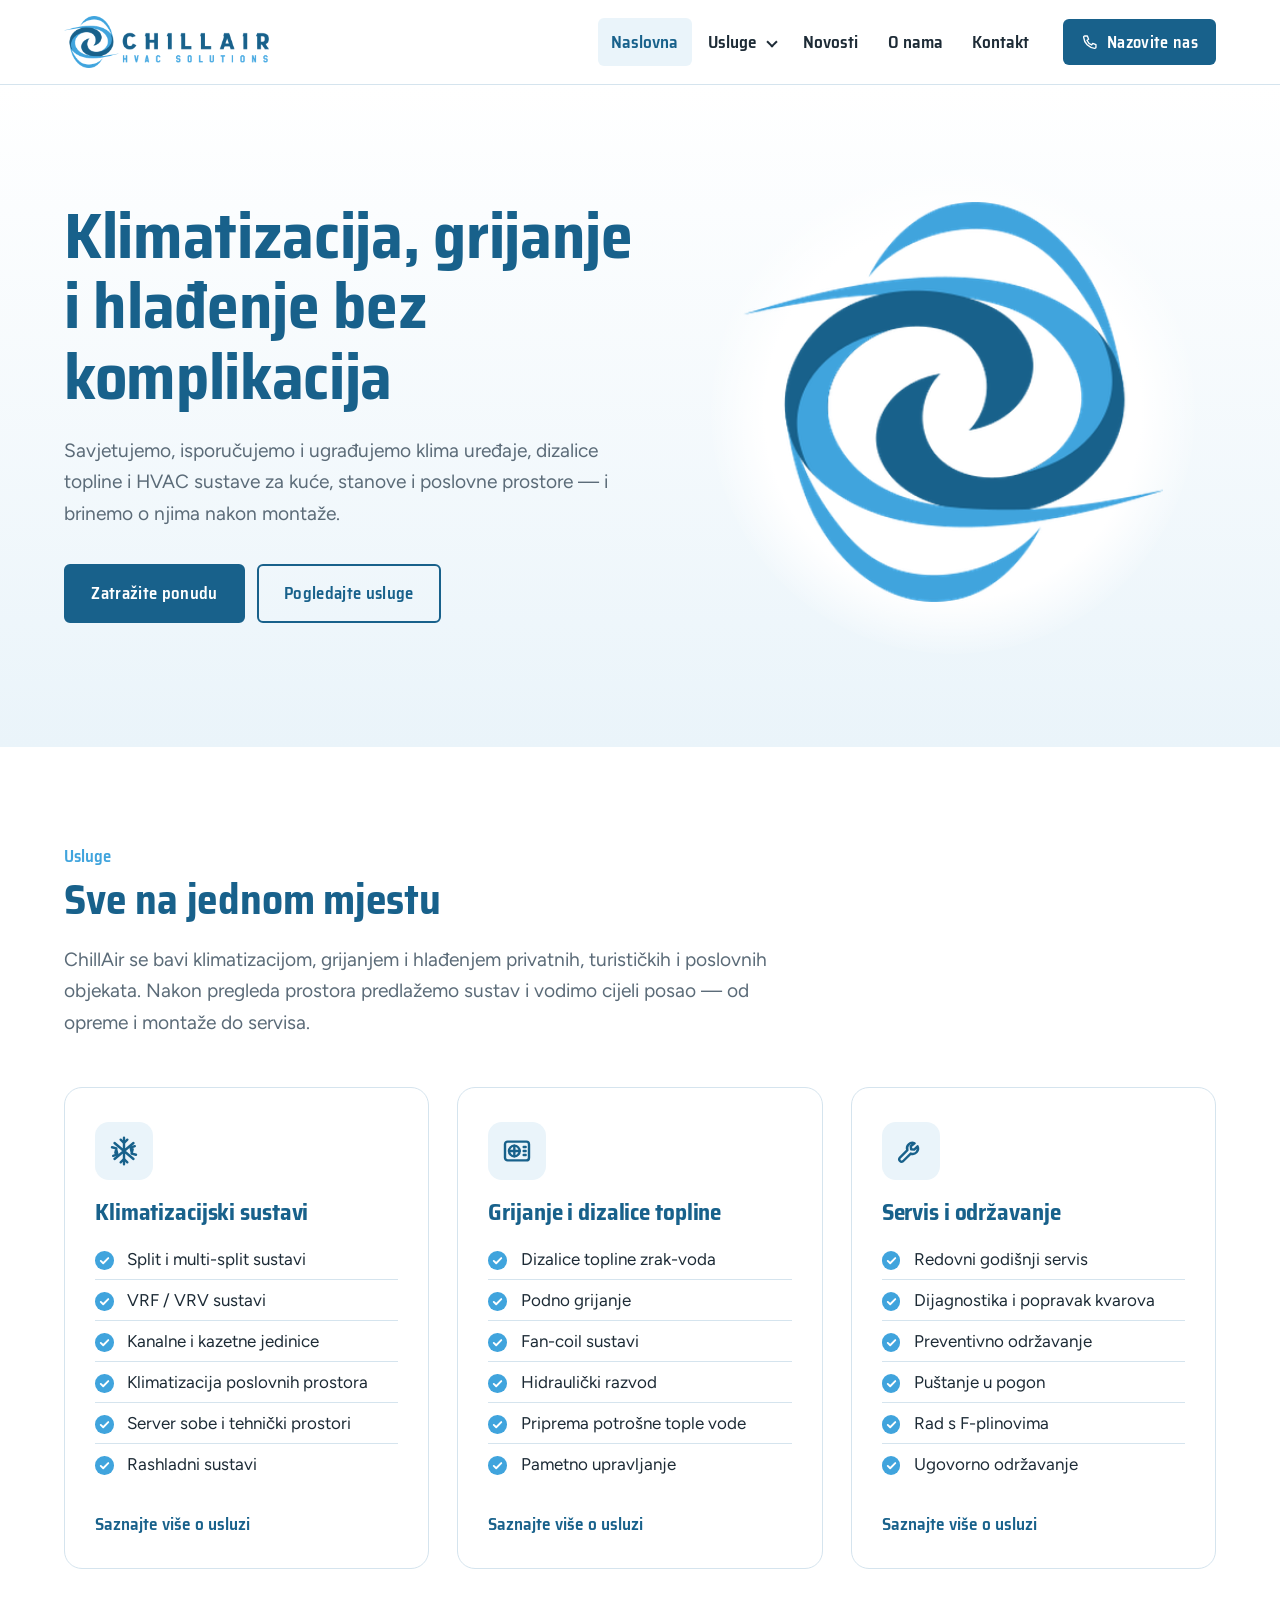
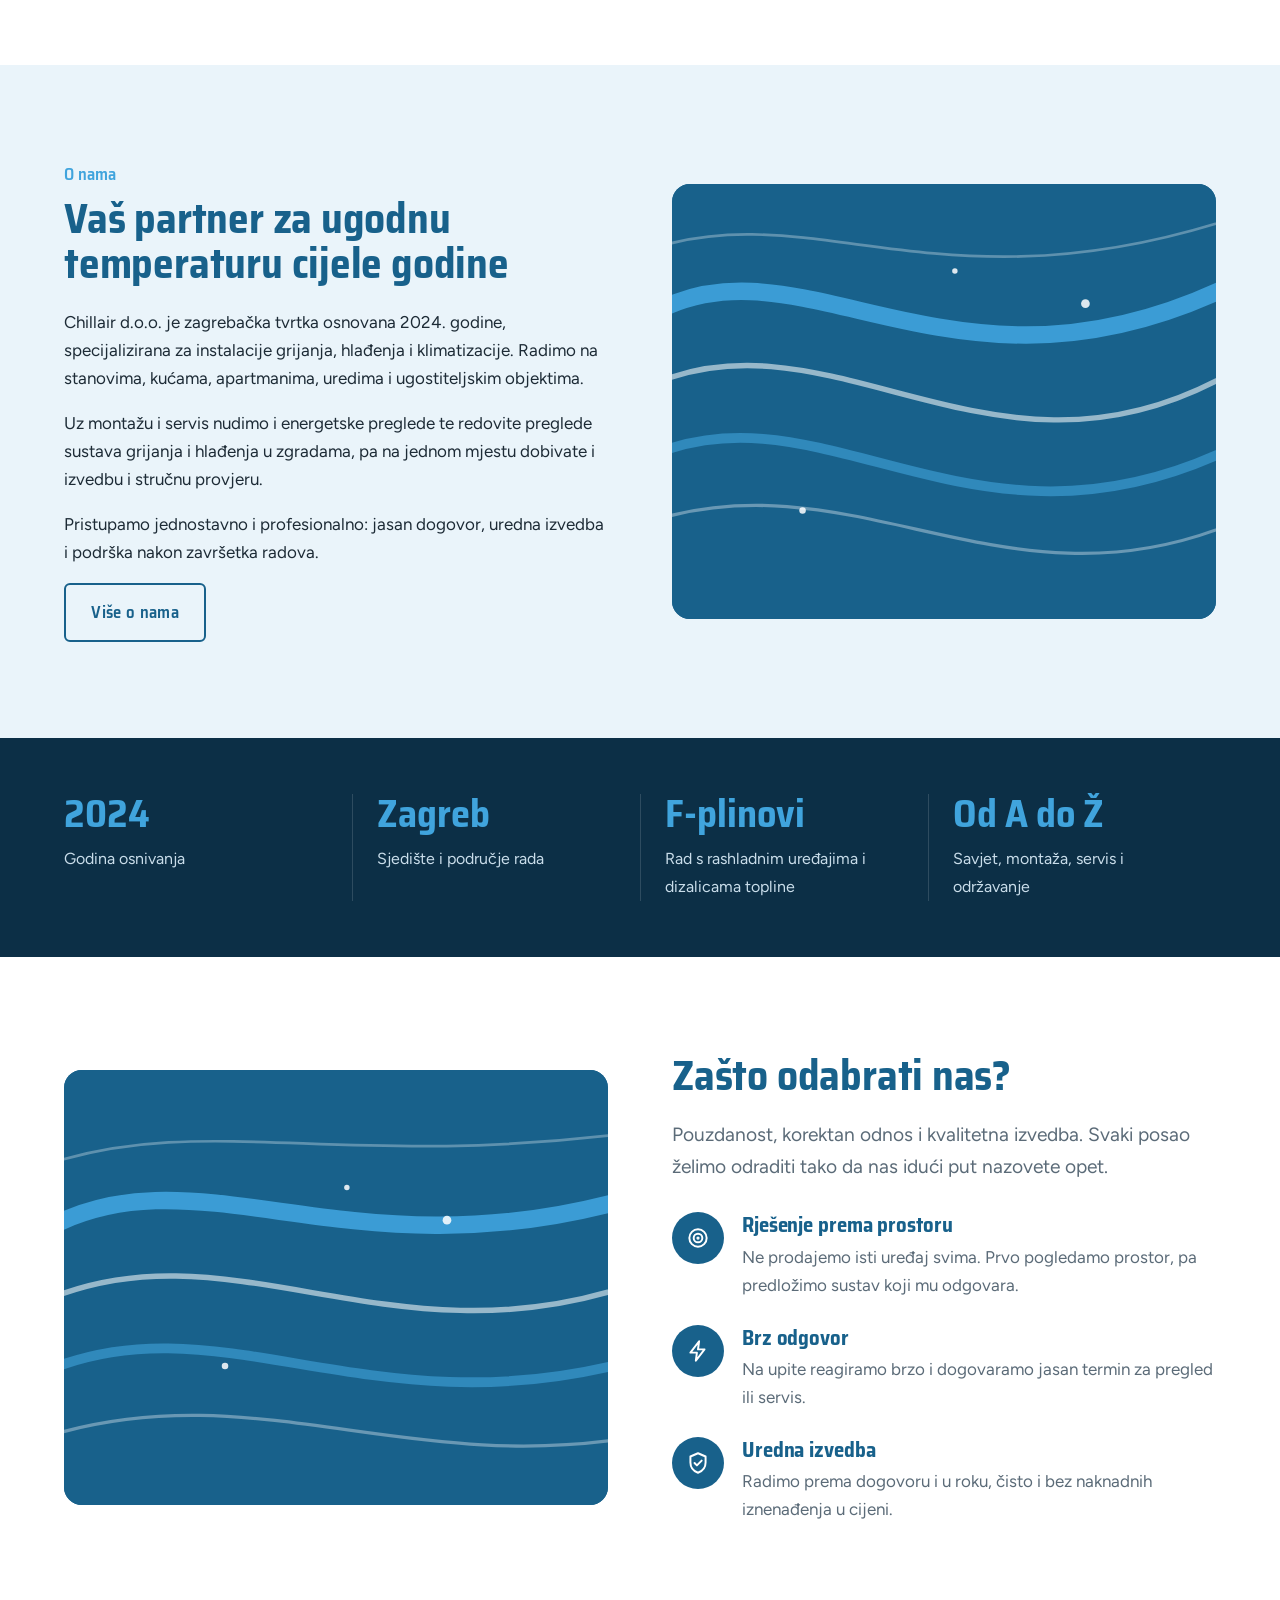
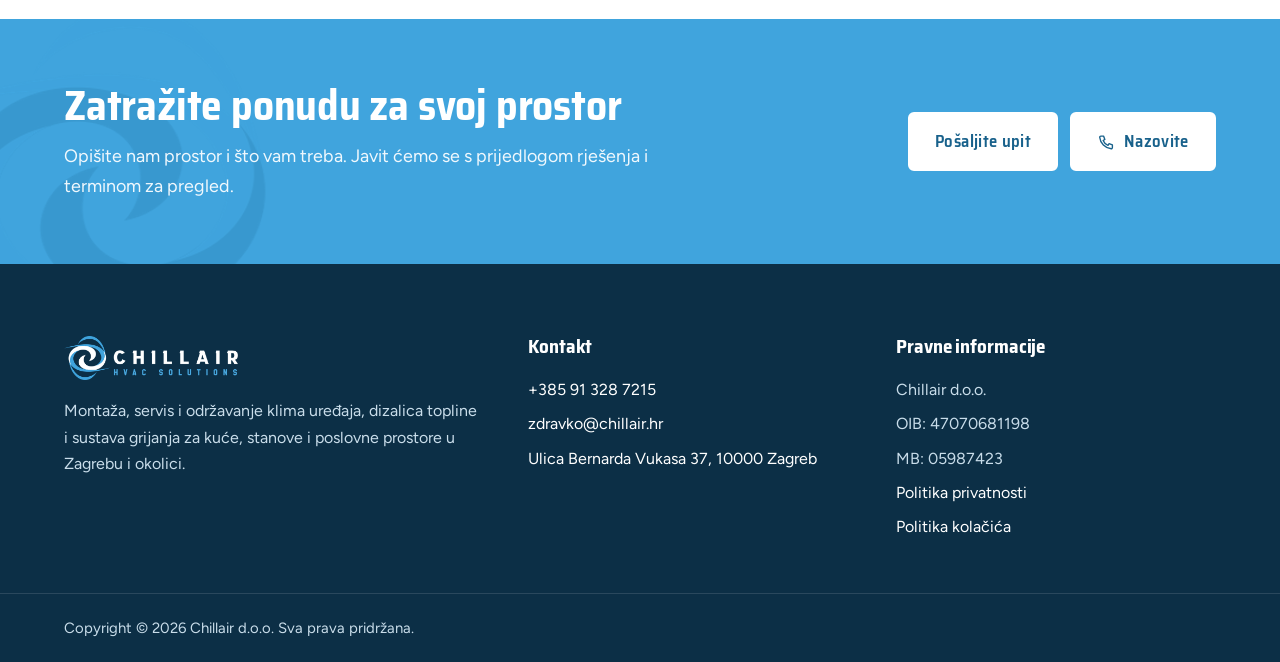
<file: index.html>
<!doctype html>
<html lang="hr">
<head>
<meta charset="utf-8">
<meta name="viewport" content="width=device-width, initial-scale=1">
<title>ChillAir | Klimatizacija, grijanje i hlađenje</title>
<meta name="description" content="Montaža, servis i održavanje klima uređaja, dizalica topline i sustava grijanja za kuće, stanove i poslovne prostore u Zagrebu. Od odabira opreme do puštanja u rad.">
<link rel="canonical" href="https://chillair.hr/">
<meta property="og:type" content="website">
<meta property="og:locale" content="hr_HR">
<meta property="og:site_name" content="ChillAir">
<meta property="og:title" content="ChillAir | Klimatizacija, grijanje i hlađenje">
<meta property="og:description" content="Montaža, servis i održavanje klima uređaja, dizalica topline i sustava grijanja za kuće, stanove i poslovne prostore u Zagrebu. Od odabira opreme do puštanja u rad.">
<meta property="og:url" content="https://chillair.hr/">
<meta property="og:image" content="https://chillair.hr/assets/img/og-image.jpg">
<meta name="theme-color" content="#18618B">
<link rel="icon" type="image/png" sizes="32x32" href="assets/img/favicon-32.png">
<link rel="apple-touch-icon" href="assets/img/apple-touch-icon.png">
<link rel="preload" href="assets/fonts/saira-semi-condensed-latin-700-normal.woff2" as="font" type="font/woff2" crossorigin>
<link rel="stylesheet" href="assets/css/style.css">
</head>
<body>
<a class="skip" href="#sadrzaj">Idi na sadržaj</a>
<header class="site-header">
  <div class="wrap">
    <a class="brand" href="index.html"><img src="assets/img/chillair-logo.png" alt="ChillAir HVAC Solutions" width="640" height="162"></a>
    <button class="menu-btn" aria-controls="nav" aria-expanded="false" aria-label="Otvori izbornik"><svg viewBox="0 0 24 24" fill="none" stroke="currentColor" stroke-width="1.8" stroke-linecap="round" stroke-linejoin="round" aria-hidden="true"><path d="M4 7h16M4 12h16M4 17h16"/></svg></button>
    <nav class="nav" id="nav" aria-label="Glavna navigacija">
      <ul><li><a href="index.html" aria-current="page">Naslovna</a></li><li class="has-sub"><a href="usluge.html">Usluge</a><ul class="sub"><li><a href="klimatizacijski-sustavi.html">Klimatizacijski sustavi</a></li><li><a href="grijanje-i-dizalice-topline.html">Grijanje i dizalice topline</a></li><li><a href="servis-i-odrzavanje.html">Servis i održavanje</a></li></ul></li><li><a href="novosti.html">Novosti</a></li><li><a href="o-nama.html">O nama</a></li><li><a href="kontakt.html">Kontakt</a></li></ul>
      <a class="btn header-call" href="tel:+385913287215"><svg viewBox="0 0 24 24" fill="none" stroke="currentColor" stroke-width="1.8" stroke-linecap="round" stroke-linejoin="round" aria-hidden="true"><path d="M5 4h3.5l1.7 4.3-2.2 1.4a11 11 0 0 0 6.3 6.3l1.4-2.2L20 15.5V19a1.5 1.5 0 0 1-1.6 1.5A16.5 16.5 0 0 1 3.5 5.6 1.5 1.5 0 0 1 5 4z"/></svg> Nazovite nas</a>
    </nav>
  </div>
</header>
<main id="sadrzaj">

<section class="hero">
  <div class="wrap">
    <div>
      <h1>Klimatizacija, grijanje i hlađenje bez komplikacija</h1>
      <p class="lead">Savjetujemo, isporučujemo i ugrađujemo klima uređaje, dizalice topline i HVAC sustave za kuće, stanove i poslovne prostore — i brinemo o njima nakon montaže.</p>
      <div class="hero-actions">
        <a class="btn" href="kontakt.html">Zatražite ponudu</a>
        <a class="btn btn--ghost" href="usluge.html">Pogledajte usluge</a>
      </div>
    </div>
    <div class="hero-art">
      <img class="swirl" src="assets/img/chillair-znak.png" alt="" width="400" height="381">
    </div>
  </div>
</section>

<section class="section">
  <div class="wrap">
    <div class="section-head">
      <span class="kicker">Usluge</span>
      <h2>Sve na jednom mjestu</h2>
      <p class="lead">ChillAir se bavi klimatizacijom, grijanjem i hlađenjem privatnih, turističkih i poslovnih objekata. Nakon pregleda prostora predlažemo sustav i vodimo cijeli posao — od opreme i montaže do servisa.</p>
    </div>
    <div class="services"><article class="service">
  <div class="service-icon"><svg viewBox="0 0 24 24" fill="none" stroke="currentColor" stroke-width="1.8" stroke-linecap="round" stroke-linejoin="round" aria-hidden="true"><path d="M12 2v20M4.9 6l14.2 12M19.1 6L4.9 18"/><path d="M9.5 3.5L12 6l2.5-2.5M9.5 20.5L12 18l2.5 2.5M3 9.2l3.3.9-.8 3.3M21 14.8l-3.3-.9.8-3.3M3.9 15.6l3.2-1-.8-3.3M20.1 8.4l-3.2 1 .8 3.3"/></svg></div>
  <h3>Klimatizacijski sustavi</h3>
  <ul class="ticks"><li>Split i multi-split sustavi</li><li>VRF / VRV sustavi</li><li>Kanalne i kazetne jedinice</li><li>Klimatizacija poslovnih prostora</li><li>Server sobe i tehnički prostori</li><li>Rashladni sustavi</li></ul>
  <a class="more" href="klimatizacijski-sustavi.html">Saznajte više o usluzi</a>
</article><article class="service">
  <div class="service-icon"><svg viewBox="0 0 24 24" fill="none" stroke="currentColor" stroke-width="1.8" stroke-linecap="round" stroke-linejoin="round" aria-hidden="true"><rect x="3" y="5" width="18" height="14" rx="2"/><circle cx="10" cy="12" r="4"/><path d="M10 8v8M6 12h8M17 9h1.5M17 12h1.5M17 15h1.5"/></svg></div>
  <h3>Grijanje i dizalice topline</h3>
  <ul class="ticks"><li>Dizalice topline zrak-voda</li><li>Podno grijanje</li><li>Fan-coil sustavi</li><li>Hidraulički razvod</li><li>Priprema potrošne tople vode</li><li>Pametno upravljanje</li></ul>
  <a class="more" href="grijanje-i-dizalice-topline.html">Saznajte više o usluzi</a>
</article><article class="service">
  <div class="service-icon"><svg viewBox="0 0 24 24" fill="none" stroke="currentColor" stroke-width="1.8" stroke-linecap="round" stroke-linejoin="round" aria-hidden="true"><path d="M14.7 6.3a4 4 0 0 0-5.4 5.1L3.5 17.2a1.8 1.8 0 0 0 2.5 2.5l5.8-5.8a4 4 0 0 0 5.1-5.4l-2.5 2.5-2.3-.3-.3-2.3 2.9-2.1z"/></svg></div>
  <h3>Servis i održavanje</h3>
  <ul class="ticks"><li>Redovni godišnji servis</li><li>Dijagnostika i popravak kvarova</li><li>Preventivno održavanje</li><li>Puštanje u pogon</li><li>Rad s F-plinovima</li><li>Ugovorno održavanje</li></ul>
  <a class="more" href="servis-i-odrzavanje.html">Saznajte više o usluzi</a>
</article></div>
  </div>
</section>

<section class="section section--ice">
  <div class="wrap split">
    <div>
      <span class="kicker">O nama</span>
      <h2>Vaš partner za ugodnu temperaturu cijele godine</h2>
      <p>Chillair d.o.o. je zagrebačka tvrtka osnovana 2024. godine, specijalizirana za instalacije grijanja, hlađenja i klimatizacije. Radimo na stanovima, kućama, apartmanima, uredima i ugostiteljskim objektima.</p>
      <p>Uz montažu i servis nudimo i energetske preglede te redovite preglede sustava grijanja i hlađenja u zgradama, pa na jednom mjestu dobivate i izvedbu i stručnu provjeru.</p>
      <p>Pristupamo jednostavno i profesionalno: jasan dogovor, uredna izvedba i podrška nakon završetka radova.</p>
      <a class="btn btn--ghost" href="o-nama.html">Više o nama</a>
    </div>
    <div class="split-media"><svg viewBox="0 0 500 400" preserveAspectRatio="xMidYMid slice" aria-hidden="true">
<rect width="500" height="400" fill="#18618B"/>
<g fill="none" stroke-linecap="round">
<path d="M-20 120 C 120 40, 260 220, 520 90" stroke="#40A4DD" stroke-width="16" opacity=".9"/>
<path d="M-20 185 C 150 110, 300 300, 520 170" stroke="#fff" stroke-width="5" opacity=".55"/>
<path d="M-20 250 C 140 180, 280 360, 520 240" stroke="#40A4DD" stroke-width="9" opacity=".6"/>
<path d="M-20 310 C 170 250, 310 400, 520 310" stroke="#fff" stroke-width="3" opacity=".35"/>
<path d="M-20 60 C 130 10, 250 120, 520 30" stroke="#fff" stroke-width="2.5" opacity=".3"/>
</g>
<g fill="#fff" opacity=".85"><circle cx="380" cy="110" r="4"/><circle cx="120" cy="300" r="3"/><circle cx="260" cy="80" r="2.5"/></g>
</svg></div>
  </div>
</section>

<section class="facts" aria-label="O tvrtki ukratko"><div class="wrap"><div class="fact"><strong>2024</strong><span>Godina osnivanja</span></div><div class="fact"><strong>Zagreb</strong><span>Sjedište i područje rada</span></div><div class="fact"><strong>F-plinovi</strong><span>Rad s rashladnim uređajima i dizalicama topline</span></div><div class="fact"><strong>Od A do Ž</strong><span>Savjet, montaža, servis i održavanje</span></div></div></section>

<section class="section">
  <div class="wrap split split--rev">
    <div>
      <h2>Zašto odabrati nas?</h2>
      <p class="lead">Pouzdanost, korektan odnos i kvalitetna izvedba. Svaki posao želimo odraditi tako da nas idući put nazovete opet.</p>
      <div class="reasons"><div class="reason"><div class="reason-icon"><svg viewBox="0 0 24 24" fill="none" stroke="currentColor" stroke-width="1.8" stroke-linecap="round" stroke-linejoin="round" aria-hidden="true"><circle cx="12" cy="12" r="8"/><circle cx="12" cy="12" r="4"/><circle cx="12" cy="12" r=".6" fill="currentColor"/></svg></div><div><h3>Rješenje prema prostoru</h3><p>Ne prodajemo isti uređaj svima. Prvo pogledamo prostor, pa predložimo sustav koji mu odgovara.</p></div></div><div class="reason"><div class="reason-icon"><svg viewBox="0 0 24 24" fill="none" stroke="currentColor" stroke-width="1.8" stroke-linecap="round" stroke-linejoin="round" aria-hidden="true"><path d="M13 3L5 13.5h6L10 21l8-10.5h-6z"/></svg></div><div><h3>Brz odgovor</h3><p>Na upite reagiramo brzo i dogovaramo jasan termin za pregled ili servis.</p></div></div><div class="reason"><div class="reason-icon"><svg viewBox="0 0 24 24" fill="none" stroke="currentColor" stroke-width="1.8" stroke-linecap="round" stroke-linejoin="round" aria-hidden="true"><path d="M12 3l7 3v5.5c0 4.5-3 8-7 9.5-4-1.5-7-5-7-9.5V6z"/><path d="M8.8 12l2.2 2.2 4.4-4.4"/></svg></div><div><h3>Uredna izvedba</h3><p>Radimo prema dogovoru i u roku, čisto i bez naknadnih iznenađenja u cijeni.</p></div></div></div>
    </div>
    <div class="split-media"><svg viewBox="0 0 500 400" preserveAspectRatio="xMidYMid slice" aria-hidden="true">
<rect width="500" height="400" fill="#18618B"/>
<g fill="none" stroke-linecap="round">
<path d="M-20 148 C 120 68, 260 192, 520 118" stroke="#40A4DD" stroke-width="16" opacity=".9"/>
<path d="M-20 213 C 150 138, 300 272, 520 198" stroke="#fff" stroke-width="5" opacity=".55"/>
<path d="M-20 278 C 140 208, 280 332, 520 268" stroke="#40A4DD" stroke-width="9" opacity=".6"/>
<path d="M-20 338 C 170 278, 310 372, 520 338" stroke="#fff" stroke-width="3" opacity=".35"/>
<path d="M-20 88 C 130 38, 250 92, 520 58" stroke="#fff" stroke-width="2.5" opacity=".3"/>
</g>
<g fill="#fff" opacity=".85"><circle cx="352" cy="138" r="4"/><circle cx="148" cy="272" r="3"/><circle cx="260" cy="108" r="2.5"/></g>
</svg></div>
  </div>
</section>

<section class="cta">
  <img class="mark" src="assets/img/chillair-znak.png" alt="" width="400" height="381" loading="lazy">
  <div class="wrap">
    <div>
      <h2>Zatražite ponudu za svoj prostor</h2>
      <p>Opišite nam prostor i što vam treba. Javit ćemo se s prijedlogom rješenja i terminom za pregled.</p>
    </div>
    <div class="cta-actions">
      <a class="btn btn--light" href="kontakt.html">Pošaljite upit</a>
      <a class="btn btn--light" href="tel:+385913287215"><svg viewBox="0 0 24 24" fill="none" stroke="currentColor" stroke-width="1.8" stroke-linecap="round" stroke-linejoin="round" aria-hidden="true"><path d="M5 4h3.5l1.7 4.3-2.2 1.4a11 11 0 0 0 6.3 6.3l1.4-2.2L20 15.5V19a1.5 1.5 0 0 1-1.6 1.5A16.5 16.5 0 0 1 3.5 5.6 1.5 1.5 0 0 1 5 4z"/></svg> Nazovite</a>
    </div>
  </div>
</section>

</main>
<footer class="site-footer">
  <div class="wrap">
    <div>
      <img src="assets/img/chillair-logo-white.png" alt="ChillAir HVAC Solutions" width="640" height="162" loading="lazy">
      <p>Montaža, servis i održavanje klima uređaja, dizalica topline i sustava grijanja za kuće, stanove i poslovne prostore u Zagrebu i okolici.</p>
    </div>
    <div>
      <h4>Kontakt</h4>
      <ul>
        <li><a href="tel:+385913287215">+385 91 328 7215</a></li>
        <li><a href="mailto:zdravko@chillair.hr?subject=Upit%20s%20web%20stranice">zdravko@chillair.hr</a></li>
        <li><a href="https://www.google.com/maps/search/?api=1&query=Ulica+Bernarda+Vukasa+37+Zagreb" target="_blank" rel="noopener">Ulica Bernarda Vukasa 37, 10000 Zagreb</a></li>
      </ul>
    </div>
    <div>
      <h4>Pravne informacije</h4>
      <ul>
        <li>Chillair d.o.o.</li>
        <li>OIB: 47070681198</li>
        <li>MB: 05987423</li>
        <li><a href="politika-privatnosti.html">Politika privatnosti</a></li>
        <li><a href="politika-kolacica.html">Politika kolačića</a></li>
      </ul>
    </div>
  </div>
  <div class="footer-bottom"><div class="wrap">
    <span>Copyright © <span data-year>2026</span> Chillair d.o.o. Sva prava pridržana.</span>
  </div></div>
</footer>
<script src="assets/js/main.js" defer></script>
</body>
</html>
</file>
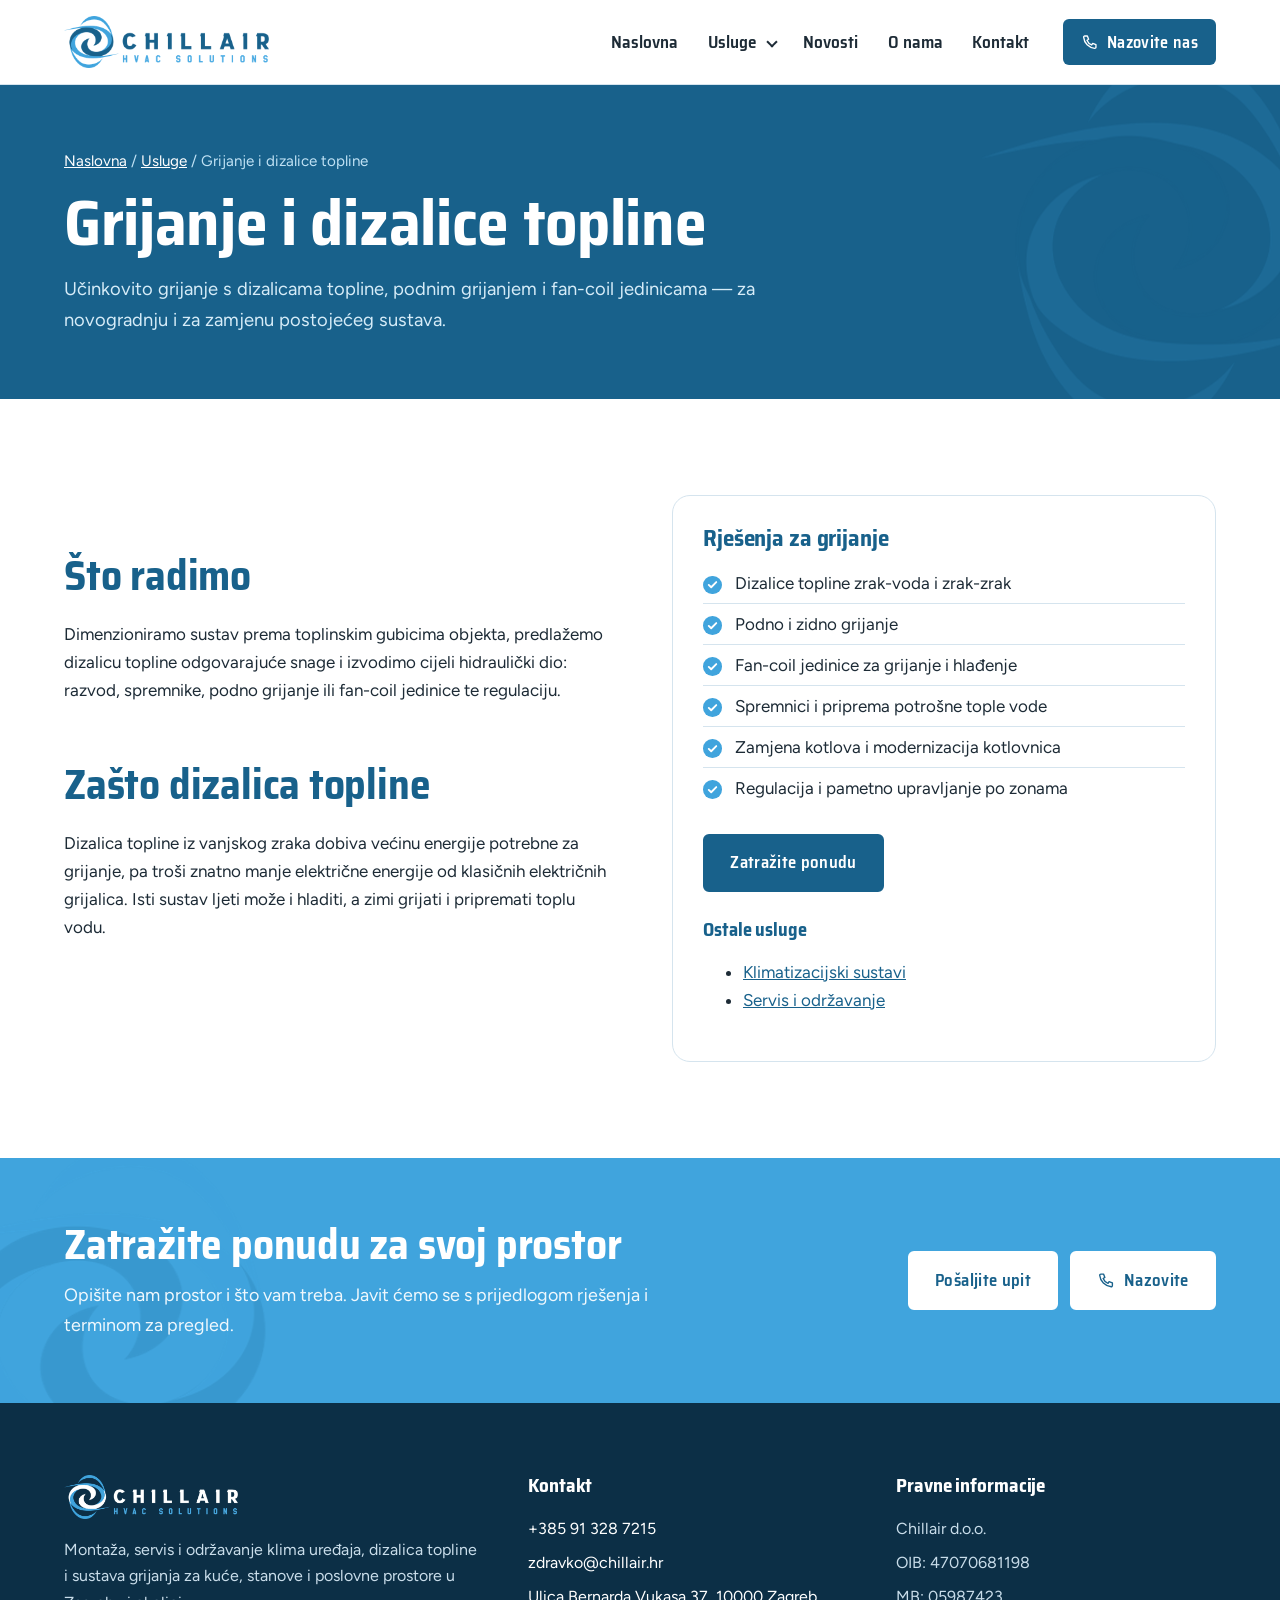
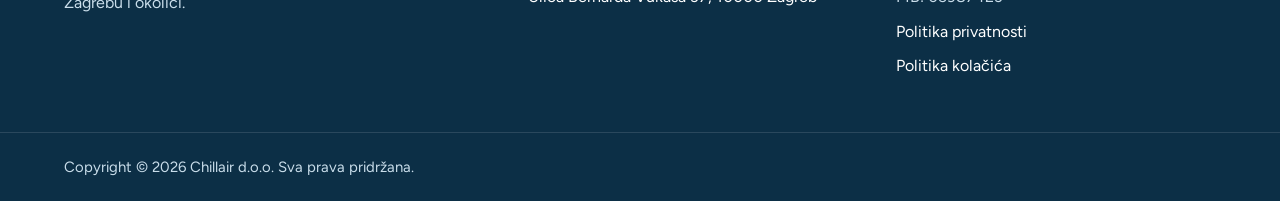
<file: grijanje-i-dizalice-topline.html>
<!doctype html>
<html lang="hr">
<head>
<meta charset="utf-8">
<meta name="viewport" content="width=device-width, initial-scale=1">
<title>Grijanje i dizalice topline | ChillAir</title>
<meta name="description" content="Učinkovito grijanje s dizalicama topline, podnim grijanjem i fan-coil jedinicama — za novogradnju i za zamjenu postojećeg sustava.">
<link rel="canonical" href="https://chillair.hr/grijanje-i-dizalice-topline.html">
<meta property="og:type" content="website">
<meta property="og:locale" content="hr_HR">
<meta property="og:site_name" content="ChillAir">
<meta property="og:title" content="Grijanje i dizalice topline | ChillAir">
<meta property="og:description" content="Učinkovito grijanje s dizalicama topline, podnim grijanjem i fan-coil jedinicama — za novogradnju i za zamjenu postojećeg sustava.">
<meta property="og:url" content="https://chillair.hr/grijanje-i-dizalice-topline.html">
<meta property="og:image" content="https://chillair.hr/assets/img/og-image.jpg">
<meta name="theme-color" content="#18618B">
<link rel="icon" type="image/png" sizes="32x32" href="assets/img/favicon-32.png">
<link rel="apple-touch-icon" href="assets/img/apple-touch-icon.png">
<link rel="preload" href="assets/fonts/saira-semi-condensed-latin-700-normal.woff2" as="font" type="font/woff2" crossorigin>
<link rel="stylesheet" href="assets/css/style.css">
</head>
<body>
<a class="skip" href="#sadrzaj">Idi na sadržaj</a>
<header class="site-header">
  <div class="wrap">
    <a class="brand" href="index.html"><img src="assets/img/chillair-logo.png" alt="ChillAir HVAC Solutions" width="640" height="162"></a>
    <button class="menu-btn" aria-controls="nav" aria-expanded="false" aria-label="Otvori izbornik"><svg viewBox="0 0 24 24" fill="none" stroke="currentColor" stroke-width="1.8" stroke-linecap="round" stroke-linejoin="round" aria-hidden="true"><path d="M4 7h16M4 12h16M4 17h16"/></svg></button>
    <nav class="nav" id="nav" aria-label="Glavna navigacija">
      <ul><li><a href="index.html">Naslovna</a></li><li class="has-sub"><a href="usluge.html">Usluge</a><ul class="sub"><li><a href="klimatizacijski-sustavi.html">Klimatizacijski sustavi</a></li><li><a href="grijanje-i-dizalice-topline.html" aria-current="page">Grijanje i dizalice topline</a></li><li><a href="servis-i-odrzavanje.html">Servis i održavanje</a></li></ul></li><li><a href="novosti.html">Novosti</a></li><li><a href="o-nama.html">O nama</a></li><li><a href="kontakt.html">Kontakt</a></li></ul>
      <a class="btn header-call" href="tel:+385913287215"><svg viewBox="0 0 24 24" fill="none" stroke="currentColor" stroke-width="1.8" stroke-linecap="round" stroke-linejoin="round" aria-hidden="true"><path d="M5 4h3.5l1.7 4.3-2.2 1.4a11 11 0 0 0 6.3 6.3l1.4-2.2L20 15.5V19a1.5 1.5 0 0 1-1.6 1.5A16.5 16.5 0 0 1 3.5 5.6 1.5 1.5 0 0 1 5 4z"/></svg> Nazovite nas</a>
    </nav>
  </div>
</header>
<main id="sadrzaj">

<section class="page-head">
  <img class="mark" src="assets/img/chillair-znak.png" alt="" width="400" height="381">
  <div class="wrap"><div class="crumbs"><a href="index.html">Naslovna</a> / <a href="usluge.html">Usluge</a> / Grijanje i dizalice topline</div><h1>Grijanje i dizalice topline</h1><p>Učinkovito grijanje s dizalicama topline, podnim grijanjem i fan-coil jedinicama — za novogradnju i za zamjenu postojećeg sustava.</p></div>
</section>
<section class="section">
  <div class="wrap split" style="align-items:start">
    <div class="prose"><h2>Što radimo</h2><p>Dimenzioniramo sustav prema toplinskim gubicima objekta, predlažemo dizalicu topline odgovarajuće snage i izvodimo cijeli hidraulički dio: razvod, spremnike, podno grijanje ili fan-coil jedinice te regulaciju.</p><h2>Zašto dizalica topline</h2><p>Dizalica topline iz vanjskog zraka dobiva većinu energije potrebne za grijanje, pa troši znatno manje električne energije od klasičnih električnih grijalica. Isti sustav ljeti može i hladiti, a zimi grijati i pripremati toplu vodu.</p></div>
    <aside class="panel">
      <h3>Rješenja za grijanje</h3>
      <ul class="ticks"><li>Dizalice topline zrak-voda i zrak-zrak</li><li>Podno i zidno grijanje</li><li>Fan-coil jedinice za grijanje i hlađenje</li><li>Spremnici i priprema potrošne tople vode</li><li>Zamjena kotlova i modernizacija kotlovnica</li><li>Regulacija i pametno upravljanje po zonama</li></ul>
      <a class="btn" href="kontakt.html">Zatražite ponudu</a>
      <h4 style="margin-top:28px">Ostale usluge</h4>
      <ul><li><a href="klimatizacijski-sustavi.html">Klimatizacijski sustavi</a></li><li><a href="servis-i-odrzavanje.html">Servis i održavanje</a></li></ul>
    </aside>
  </div>
</section>
<section class="cta">
  <img class="mark" src="assets/img/chillair-znak.png" alt="" width="400" height="381" loading="lazy">
  <div class="wrap">
    <div>
      <h2>Zatražite ponudu za svoj prostor</h2>
      <p>Opišite nam prostor i što vam treba. Javit ćemo se s prijedlogom rješenja i terminom za pregled.</p>
    </div>
    <div class="cta-actions">
      <a class="btn btn--light" href="kontakt.html">Pošaljite upit</a>
      <a class="btn btn--light" href="tel:+385913287215"><svg viewBox="0 0 24 24" fill="none" stroke="currentColor" stroke-width="1.8" stroke-linecap="round" stroke-linejoin="round" aria-hidden="true"><path d="M5 4h3.5l1.7 4.3-2.2 1.4a11 11 0 0 0 6.3 6.3l1.4-2.2L20 15.5V19a1.5 1.5 0 0 1-1.6 1.5A16.5 16.5 0 0 1 3.5 5.6 1.5 1.5 0 0 1 5 4z"/></svg> Nazovite</a>
    </div>
  </div>
</section>

</main>
<footer class="site-footer">
  <div class="wrap">
    <div>
      <img src="assets/img/chillair-logo-white.png" alt="ChillAir HVAC Solutions" width="640" height="162" loading="lazy">
      <p>Montaža, servis i održavanje klima uređaja, dizalica topline i sustava grijanja za kuće, stanove i poslovne prostore u Zagrebu i okolici.</p>
    </div>
    <div>
      <h4>Kontakt</h4>
      <ul>
        <li><a href="tel:+385913287215">+385 91 328 7215</a></li>
        <li><a href="mailto:zdravko@chillair.hr?subject=Upit%20s%20web%20stranice">zdravko@chillair.hr</a></li>
        <li><a href="https://www.google.com/maps/search/?api=1&query=Ulica+Bernarda+Vukasa+37+Zagreb" target="_blank" rel="noopener">Ulica Bernarda Vukasa 37, 10000 Zagreb</a></li>
      </ul>
    </div>
    <div>
      <h4>Pravne informacije</h4>
      <ul>
        <li>Chillair d.o.o.</li>
        <li>OIB: 47070681198</li>
        <li>MB: 05987423</li>
        <li><a href="politika-privatnosti.html">Politika privatnosti</a></li>
        <li><a href="politika-kolacica.html">Politika kolačića</a></li>
      </ul>
    </div>
  </div>
  <div class="footer-bottom"><div class="wrap">
    <span>Copyright © <span data-year>2026</span> Chillair d.o.o. Sva prava pridržana.</span>
  </div></div>
</footer>
<script src="assets/js/main.js" defer></script>
</body>
</html>
</file>
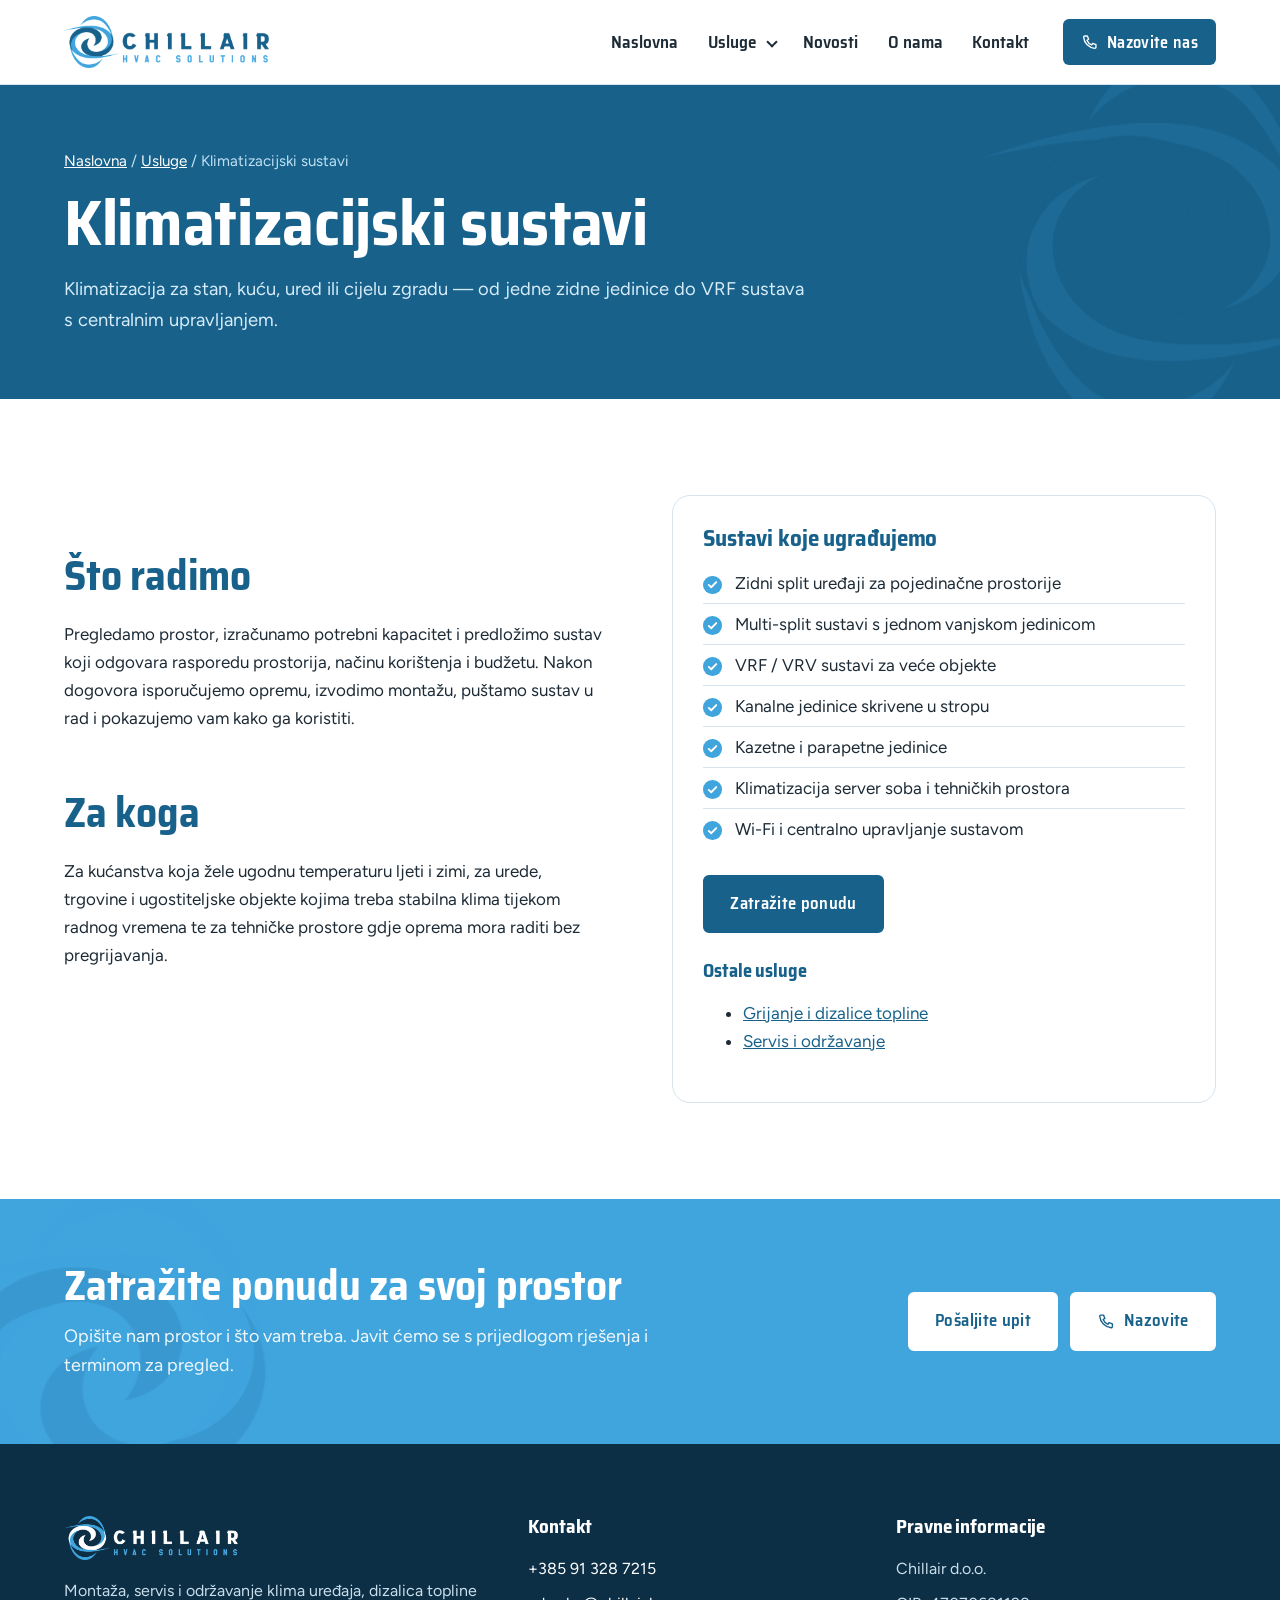
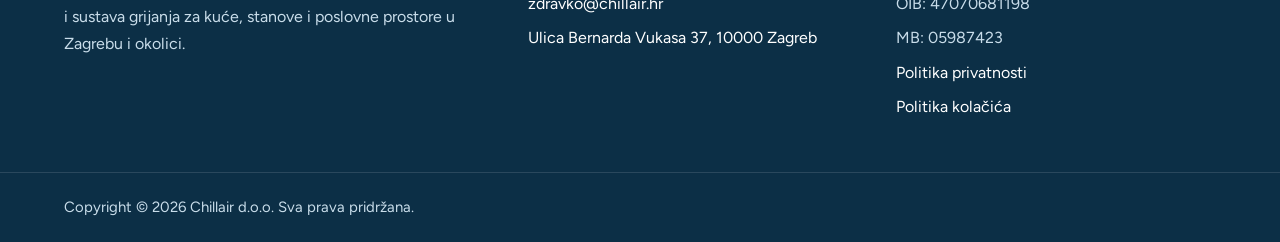
<file: klimatizacijski-sustavi.html>
<!doctype html>
<html lang="hr">
<head>
<meta charset="utf-8">
<meta name="viewport" content="width=device-width, initial-scale=1">
<title>Klimatizacijski sustavi | ChillAir</title>
<meta name="description" content="Klimatizacija za stan, kuću, ured ili cijelu zgradu — od jedne zidne jedinice do VRF sustava s centralnim upravljanjem.">
<link rel="canonical" href="https://chillair.hr/klimatizacijski-sustavi.html">
<meta property="og:type" content="website">
<meta property="og:locale" content="hr_HR">
<meta property="og:site_name" content="ChillAir">
<meta property="og:title" content="Klimatizacijski sustavi | ChillAir">
<meta property="og:description" content="Klimatizacija za stan, kuću, ured ili cijelu zgradu — od jedne zidne jedinice do VRF sustava s centralnim upravljanjem.">
<meta property="og:url" content="https://chillair.hr/klimatizacijski-sustavi.html">
<meta property="og:image" content="https://chillair.hr/assets/img/og-image.jpg">
<meta name="theme-color" content="#18618B">
<link rel="icon" type="image/png" sizes="32x32" href="assets/img/favicon-32.png">
<link rel="apple-touch-icon" href="assets/img/apple-touch-icon.png">
<link rel="preload" href="assets/fonts/saira-semi-condensed-latin-700-normal.woff2" as="font" type="font/woff2" crossorigin>
<link rel="stylesheet" href="assets/css/style.css">
</head>
<body>
<a class="skip" href="#sadrzaj">Idi na sadržaj</a>
<header class="site-header">
  <div class="wrap">
    <a class="brand" href="index.html"><img src="assets/img/chillair-logo.png" alt="ChillAir HVAC Solutions" width="640" height="162"></a>
    <button class="menu-btn" aria-controls="nav" aria-expanded="false" aria-label="Otvori izbornik"><svg viewBox="0 0 24 24" fill="none" stroke="currentColor" stroke-width="1.8" stroke-linecap="round" stroke-linejoin="round" aria-hidden="true"><path d="M4 7h16M4 12h16M4 17h16"/></svg></button>
    <nav class="nav" id="nav" aria-label="Glavna navigacija">
      <ul><li><a href="index.html">Naslovna</a></li><li class="has-sub"><a href="usluge.html">Usluge</a><ul class="sub"><li><a href="klimatizacijski-sustavi.html" aria-current="page">Klimatizacijski sustavi</a></li><li><a href="grijanje-i-dizalice-topline.html">Grijanje i dizalice topline</a></li><li><a href="servis-i-odrzavanje.html">Servis i održavanje</a></li></ul></li><li><a href="novosti.html">Novosti</a></li><li><a href="o-nama.html">O nama</a></li><li><a href="kontakt.html">Kontakt</a></li></ul>
      <a class="btn header-call" href="tel:+385913287215"><svg viewBox="0 0 24 24" fill="none" stroke="currentColor" stroke-width="1.8" stroke-linecap="round" stroke-linejoin="round" aria-hidden="true"><path d="M5 4h3.5l1.7 4.3-2.2 1.4a11 11 0 0 0 6.3 6.3l1.4-2.2L20 15.5V19a1.5 1.5 0 0 1-1.6 1.5A16.5 16.5 0 0 1 3.5 5.6 1.5 1.5 0 0 1 5 4z"/></svg> Nazovite nas</a>
    </nav>
  </div>
</header>
<main id="sadrzaj">

<section class="page-head">
  <img class="mark" src="assets/img/chillair-znak.png" alt="" width="400" height="381">
  <div class="wrap"><div class="crumbs"><a href="index.html">Naslovna</a> / <a href="usluge.html">Usluge</a> / Klimatizacijski sustavi</div><h1>Klimatizacijski sustavi</h1><p>Klimatizacija za stan, kuću, ured ili cijelu zgradu — od jedne zidne jedinice do VRF sustava s centralnim upravljanjem.</p></div>
</section>
<section class="section">
  <div class="wrap split" style="align-items:start">
    <div class="prose"><h2>Što radimo</h2><p>Pregledamo prostor, izračunamo potrebni kapacitet i predložimo sustav koji odgovara rasporedu prostorija, načinu korištenja i budžetu. Nakon dogovora isporučujemo opremu, izvodimo montažu, puštamo sustav u rad i pokazujemo vam kako ga koristiti.</p><h2>Za koga</h2><p>Za kućanstva koja žele ugodnu temperaturu ljeti i zimi, za urede, trgovine i ugostiteljske objekte kojima treba stabilna klima tijekom radnog vremena te za tehničke prostore gdje oprema mora raditi bez pregrijavanja.</p></div>
    <aside class="panel">
      <h3>Sustavi koje ugrađujemo</h3>
      <ul class="ticks"><li>Zidni split uređaji za pojedinačne prostorije</li><li>Multi-split sustavi s jednom vanjskom jedinicom</li><li>VRF / VRV sustavi za veće objekte</li><li>Kanalne jedinice skrivene u stropu</li><li>Kazetne i parapetne jedinice</li><li>Klimatizacija server soba i tehničkih prostora</li><li>Wi-Fi i centralno upravljanje sustavom</li></ul>
      <a class="btn" href="kontakt.html">Zatražite ponudu</a>
      <h4 style="margin-top:28px">Ostale usluge</h4>
      <ul><li><a href="grijanje-i-dizalice-topline.html">Grijanje i dizalice topline</a></li><li><a href="servis-i-odrzavanje.html">Servis i održavanje</a></li></ul>
    </aside>
  </div>
</section>
<section class="cta">
  <img class="mark" src="assets/img/chillair-znak.png" alt="" width="400" height="381" loading="lazy">
  <div class="wrap">
    <div>
      <h2>Zatražite ponudu za svoj prostor</h2>
      <p>Opišite nam prostor i što vam treba. Javit ćemo se s prijedlogom rješenja i terminom za pregled.</p>
    </div>
    <div class="cta-actions">
      <a class="btn btn--light" href="kontakt.html">Pošaljite upit</a>
      <a class="btn btn--light" href="tel:+385913287215"><svg viewBox="0 0 24 24" fill="none" stroke="currentColor" stroke-width="1.8" stroke-linecap="round" stroke-linejoin="round" aria-hidden="true"><path d="M5 4h3.5l1.7 4.3-2.2 1.4a11 11 0 0 0 6.3 6.3l1.4-2.2L20 15.5V19a1.5 1.5 0 0 1-1.6 1.5A16.5 16.5 0 0 1 3.5 5.6 1.5 1.5 0 0 1 5 4z"/></svg> Nazovite</a>
    </div>
  </div>
</section>

</main>
<footer class="site-footer">
  <div class="wrap">
    <div>
      <img src="assets/img/chillair-logo-white.png" alt="ChillAir HVAC Solutions" width="640" height="162" loading="lazy">
      <p>Montaža, servis i održavanje klima uređaja, dizalica topline i sustava grijanja za kuće, stanove i poslovne prostore u Zagrebu i okolici.</p>
    </div>
    <div>
      <h4>Kontakt</h4>
      <ul>
        <li><a href="tel:+385913287215">+385 91 328 7215</a></li>
        <li><a href="mailto:zdravko@chillair.hr?subject=Upit%20s%20web%20stranice">zdravko@chillair.hr</a></li>
        <li><a href="https://www.google.com/maps/search/?api=1&query=Ulica+Bernarda+Vukasa+37+Zagreb" target="_blank" rel="noopener">Ulica Bernarda Vukasa 37, 10000 Zagreb</a></li>
      </ul>
    </div>
    <div>
      <h4>Pravne informacije</h4>
      <ul>
        <li>Chillair d.o.o.</li>
        <li>OIB: 47070681198</li>
        <li>MB: 05987423</li>
        <li><a href="politika-privatnosti.html">Politika privatnosti</a></li>
        <li><a href="politika-kolacica.html">Politika kolačića</a></li>
      </ul>
    </div>
  </div>
  <div class="footer-bottom"><div class="wrap">
    <span>Copyright © <span data-year>2026</span> Chillair d.o.o. Sva prava pridržana.</span>
  </div></div>
</footer>
<script src="assets/js/main.js" defer></script>
</body>
</html>
</file>
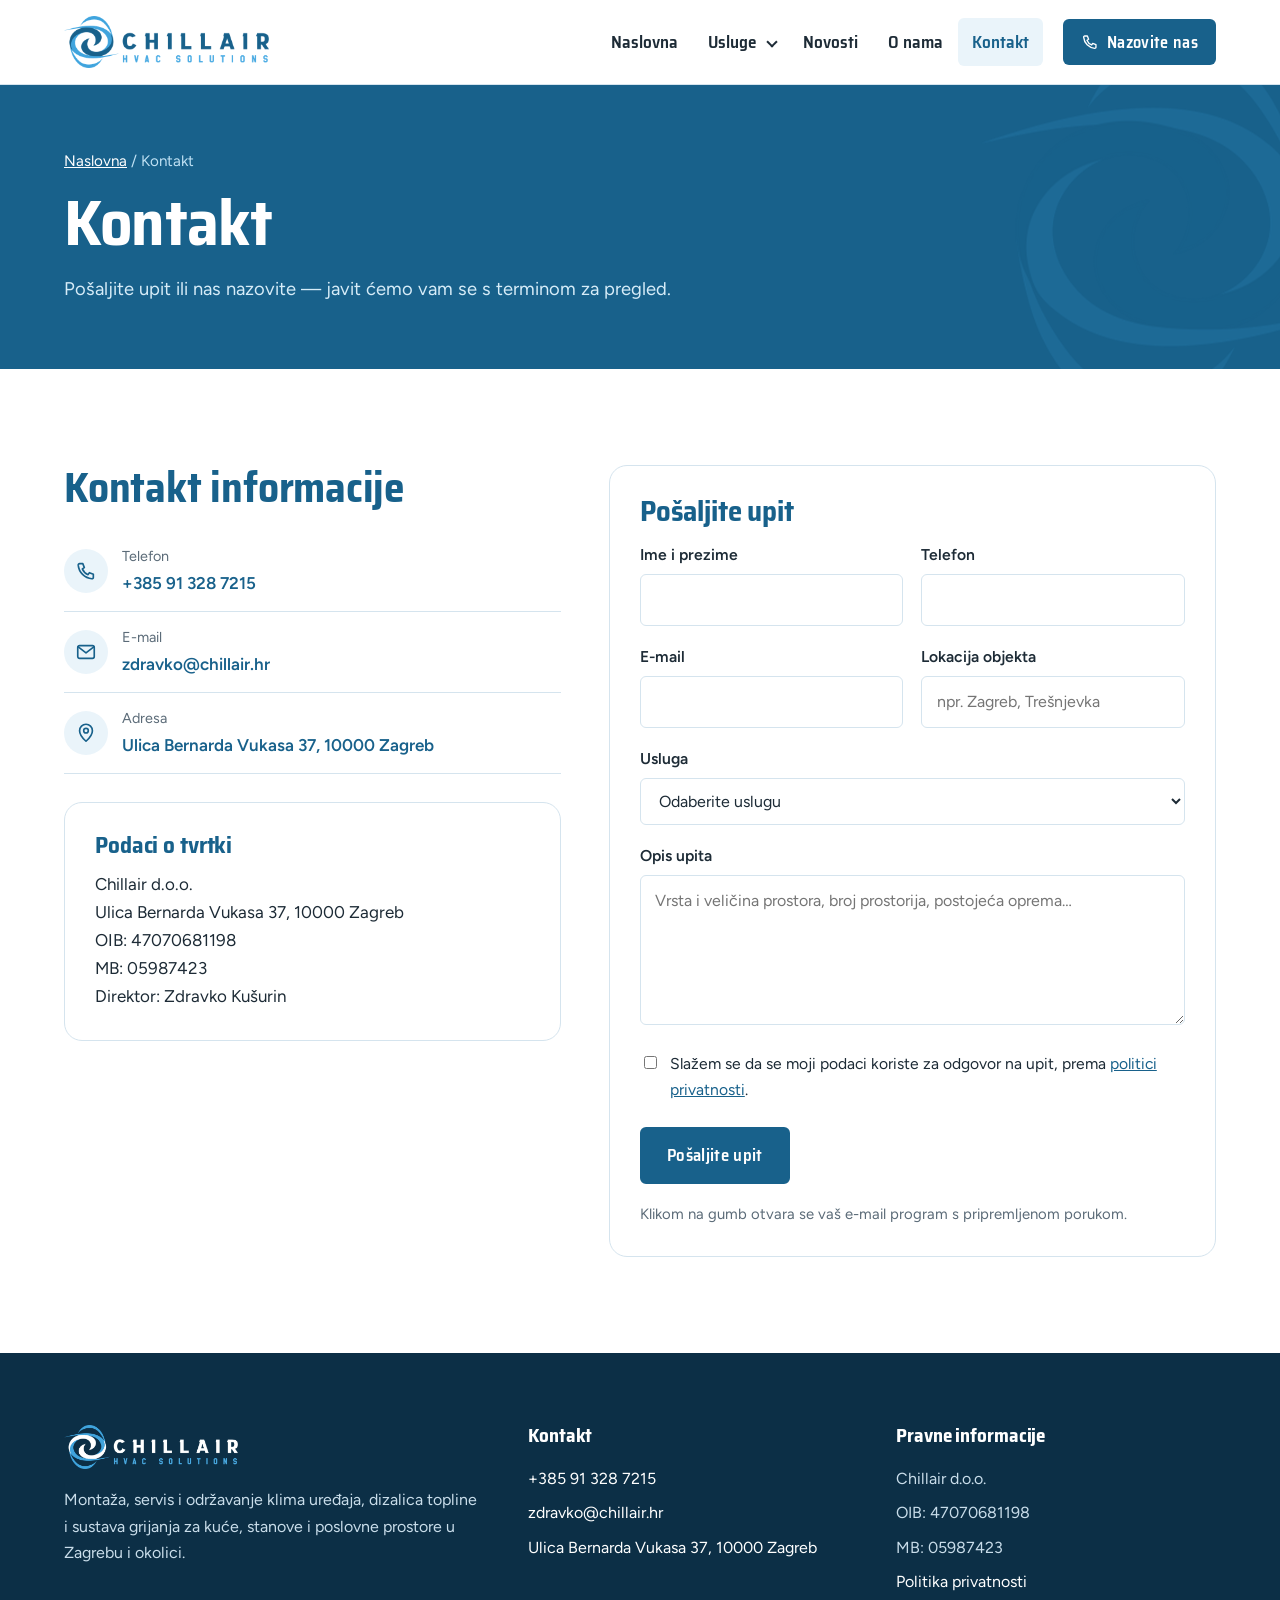
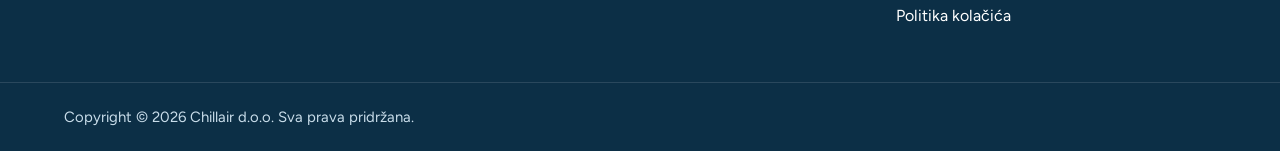
<file: kontakt.html>
<!doctype html>
<html lang="hr">
<head>
<meta charset="utf-8">
<meta name="viewport" content="width=device-width, initial-scale=1">
<title>Kontakt | ChillAir</title>
<meta name="description" content="Kontaktirajte Chillair d.o.o. — telefon, e-mail i obrazac za upit. Ulica Bernarda Vukasa 37, 10000 Zagreb.">
<link rel="canonical" href="https://chillair.hr/kontakt.html">
<meta property="og:type" content="website">
<meta property="og:locale" content="hr_HR">
<meta property="og:site_name" content="ChillAir">
<meta property="og:title" content="Kontakt | ChillAir">
<meta property="og:description" content="Kontaktirajte Chillair d.o.o. — telefon, e-mail i obrazac za upit. Ulica Bernarda Vukasa 37, 10000 Zagreb.">
<meta property="og:url" content="https://chillair.hr/kontakt.html">
<meta property="og:image" content="https://chillair.hr/assets/img/og-image.jpg">
<meta name="theme-color" content="#18618B">
<link rel="icon" type="image/png" sizes="32x32" href="assets/img/favicon-32.png">
<link rel="apple-touch-icon" href="assets/img/apple-touch-icon.png">
<link rel="preload" href="assets/fonts/saira-semi-condensed-latin-700-normal.woff2" as="font" type="font/woff2" crossorigin>
<link rel="stylesheet" href="assets/css/style.css">
</head>
<body>
<a class="skip" href="#sadrzaj">Idi na sadržaj</a>
<header class="site-header">
  <div class="wrap">
    <a class="brand" href="index.html"><img src="assets/img/chillair-logo.png" alt="ChillAir HVAC Solutions" width="640" height="162"></a>
    <button class="menu-btn" aria-controls="nav" aria-expanded="false" aria-label="Otvori izbornik"><svg viewBox="0 0 24 24" fill="none" stroke="currentColor" stroke-width="1.8" stroke-linecap="round" stroke-linejoin="round" aria-hidden="true"><path d="M4 7h16M4 12h16M4 17h16"/></svg></button>
    <nav class="nav" id="nav" aria-label="Glavna navigacija">
      <ul><li><a href="index.html">Naslovna</a></li><li class="has-sub"><a href="usluge.html">Usluge</a><ul class="sub"><li><a href="klimatizacijski-sustavi.html">Klimatizacijski sustavi</a></li><li><a href="grijanje-i-dizalice-topline.html">Grijanje i dizalice topline</a></li><li><a href="servis-i-odrzavanje.html">Servis i održavanje</a></li></ul></li><li><a href="novosti.html">Novosti</a></li><li><a href="o-nama.html">O nama</a></li><li><a href="kontakt.html" aria-current="page">Kontakt</a></li></ul>
      <a class="btn header-call" href="tel:+385913287215"><svg viewBox="0 0 24 24" fill="none" stroke="currentColor" stroke-width="1.8" stroke-linecap="round" stroke-linejoin="round" aria-hidden="true"><path d="M5 4h3.5l1.7 4.3-2.2 1.4a11 11 0 0 0 6.3 6.3l1.4-2.2L20 15.5V19a1.5 1.5 0 0 1-1.6 1.5A16.5 16.5 0 0 1 3.5 5.6 1.5 1.5 0 0 1 5 4z"/></svg> Nazovite nas</a>
    </nav>
  </div>
</header>
<main id="sadrzaj">

<section class="page-head">
  <img class="mark" src="assets/img/chillair-znak.png" alt="" width="400" height="381">
  <div class="wrap"><div class="crumbs"><a href="index.html">Naslovna</a> / Kontakt</div><h1>Kontakt</h1><p>Pošaljite upit ili nas nazovite — javit ćemo vam se s terminom za pregled.</p></div>
</section>
<section class="section">
  <div class="wrap contact-grid">
    <div>
      <h2>Kontakt informacije</h2>
      <ul class="contact-list">
        <li><span class="ci"><svg viewBox="0 0 24 24" fill="none" stroke="currentColor" stroke-width="1.8" stroke-linecap="round" stroke-linejoin="round" aria-hidden="true"><path d="M5 4h3.5l1.7 4.3-2.2 1.4a11 11 0 0 0 6.3 6.3l1.4-2.2L20 15.5V19a1.5 1.5 0 0 1-1.6 1.5A16.5 16.5 0 0 1 3.5 5.6 1.5 1.5 0 0 1 5 4z"/></svg></span><div><small>Telefon</small><a href="tel:+385913287215">+385 91 328 7215</a></div></li>
        <li><span class="ci"><svg viewBox="0 0 24 24" fill="none" stroke="currentColor" stroke-width="1.8" stroke-linecap="round" stroke-linejoin="round" aria-hidden="true"><rect x="3" y="5" width="18" height="14" rx="2"/><path d="M3.5 6.5L12 13l8.5-6.5"/></svg></span><div><small>E-mail</small><a href="mailto:zdravko@chillair.hr?subject=Upit%20s%20web%20stranice">zdravko@chillair.hr</a></div></li>
        <li><span class="ci"><svg viewBox="0 0 24 24" fill="none" stroke="currentColor" stroke-width="1.8" stroke-linecap="round" stroke-linejoin="round" aria-hidden="true"><path d="M12 21s-7-6.2-7-11.5a7 7 0 0 1 14 0C19 14.8 12 21 12 21z"/><circle cx="12" cy="9.5" r="2.5"/></svg></span><div><small>Adresa</small><a href="https://www.google.com/maps/search/?api=1&query=Ulica+Bernarda+Vukasa+37+Zagreb" target="_blank" rel="noopener">Ulica Bernarda Vukasa 37, 10000 Zagreb</a></div></li>
      </ul>
      <div class="panel">
        <h3>Podaci o tvrtki</h3>
        <p style="margin:0">Chillair d.o.o.<br>Ulica Bernarda Vukasa 37, 10000 Zagreb<br>OIB: 47070681198<br>MB: 05987423<br>Direktor: Zdravko Kušurin</p>
      </div>
    </div>
    <div class="panel">
      <h2 style="font-size:1.8rem">Pošaljite upit</h2>
      <form class="form" id="upit" data-to="zdravko@chillair.hr" novalidate>
        <div class="row">
          <div><label for="ime">Ime i prezime</label><input id="ime" name="ime" autocomplete="name" required></div>
          <div><label for="telefon">Telefon</label><input id="telefon" name="telefon" type="tel" autocomplete="tel"></div>
        </div>
        <div class="row">
          <div><label for="email">E-mail</label><input id="email" name="email" type="email" autocomplete="email" required></div>
          <div><label for="lokacija">Lokacija objekta</label><input id="lokacija" name="lokacija" placeholder="npr. Zagreb, Trešnjevka"></div>
        </div>
        <div><label for="usluga">Usluga</label><select id="usluga" name="usluga"><option value="">Odaberite uslugu</option><option>Klimatizacijski sustavi</option><option>Grijanje i dizalice topline</option><option>Servis i održavanje</option><option>Energetski pregled / certificiranje</option><option>Nešto drugo</option></select></div>
        <div><label for="poruka">Opis upita</label><textarea id="poruka" name="poruka" required placeholder="Vrsta i veličina prostora, broj prostorija, postojeća oprema…"></textarea></div>
        <label class="check"><input type="checkbox" name="privola" required> <span>Slažem se da se moji podaci koriste za odgovor na upit, prema <a href="politika-privatnosti.html">politici privatnosti</a>.</span></label>
        <p class="form-error" role="alert"></p>
        <div><button class="btn" type="submit">Pošaljite upit</button></div>
        <p class="form-note">Klikom na gumb otvara se vaš e-mail program s pripremljenom porukom.</p>
      </form>
    </div>
  </div>
</section>

</main>
<footer class="site-footer">
  <div class="wrap">
    <div>
      <img src="assets/img/chillair-logo-white.png" alt="ChillAir HVAC Solutions" width="640" height="162" loading="lazy">
      <p>Montaža, servis i održavanje klima uređaja, dizalica topline i sustava grijanja za kuće, stanove i poslovne prostore u Zagrebu i okolici.</p>
    </div>
    <div>
      <h4>Kontakt</h4>
      <ul>
        <li><a href="tel:+385913287215">+385 91 328 7215</a></li>
        <li><a href="mailto:zdravko@chillair.hr?subject=Upit%20s%20web%20stranice">zdravko@chillair.hr</a></li>
        <li><a href="https://www.google.com/maps/search/?api=1&query=Ulica+Bernarda+Vukasa+37+Zagreb" target="_blank" rel="noopener">Ulica Bernarda Vukasa 37, 10000 Zagreb</a></li>
      </ul>
    </div>
    <div>
      <h4>Pravne informacije</h4>
      <ul>
        <li>Chillair d.o.o.</li>
        <li>OIB: 47070681198</li>
        <li>MB: 05987423</li>
        <li><a href="politika-privatnosti.html">Politika privatnosti</a></li>
        <li><a href="politika-kolacica.html">Politika kolačića</a></li>
      </ul>
    </div>
  </div>
  <div class="footer-bottom"><div class="wrap">
    <span>Copyright © <span data-year>2026</span> Chillair d.o.o. Sva prava pridržana.</span>
  </div></div>
</footer>
<script src="assets/js/main.js" defer></script>
</body>
</html>
</file>
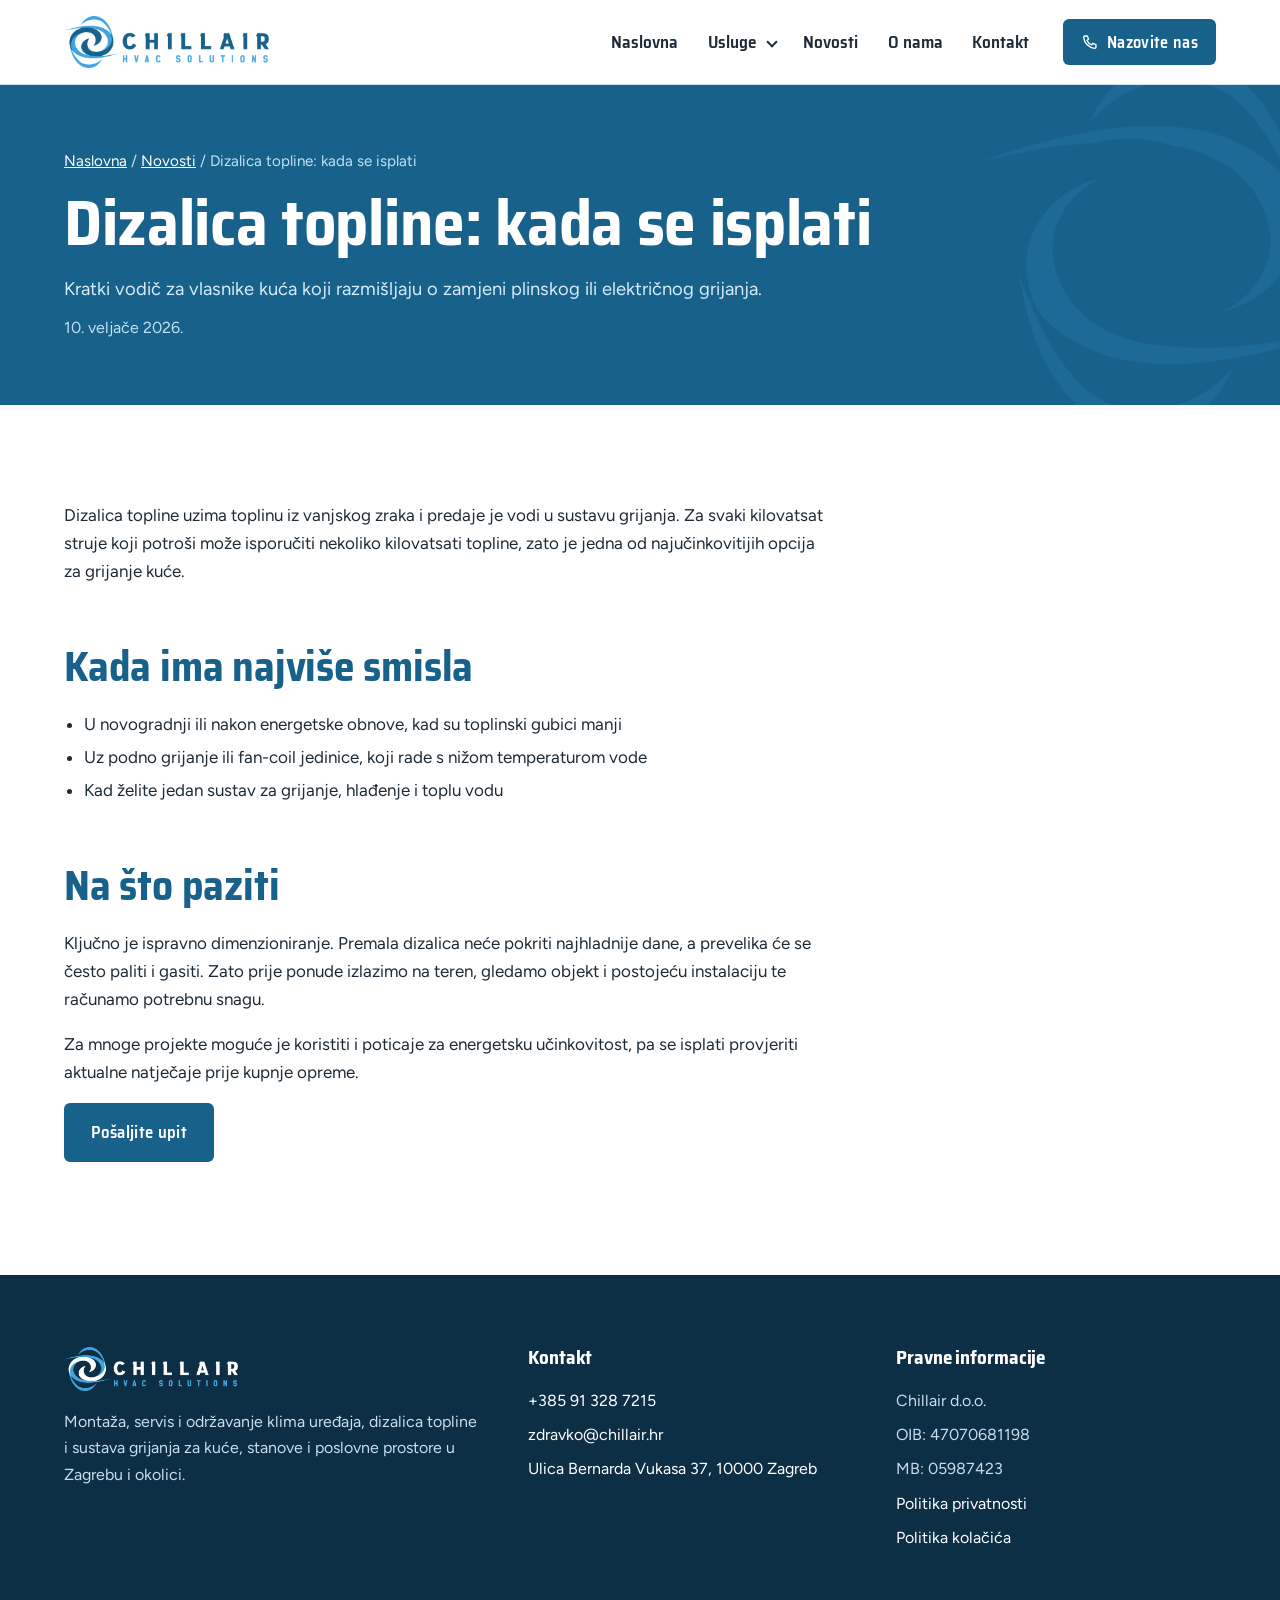
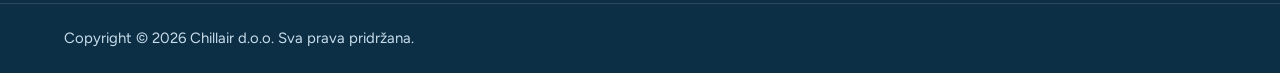
<file: novosti-dizalica-topline.html>
<!doctype html>
<html lang="hr">
<head>
<meta charset="utf-8">
<meta name="viewport" content="width=device-width, initial-scale=1">
<title>Dizalica topline: kada se isplati | ChillAir</title>
<meta name="description" content="Kratki vodič za vlasnike kuća koji razmišljaju o zamjeni plinskog ili električnog grijanja.">
<link rel="canonical" href="https://chillair.hr/novosti-dizalica-topline.html">
<meta property="og:type" content="website">
<meta property="og:locale" content="hr_HR">
<meta property="og:site_name" content="ChillAir">
<meta property="og:title" content="Dizalica topline: kada se isplati | ChillAir">
<meta property="og:description" content="Kratki vodič za vlasnike kuća koji razmišljaju o zamjeni plinskog ili električnog grijanja.">
<meta property="og:url" content="https://chillair.hr/novosti-dizalica-topline.html">
<meta property="og:image" content="https://chillair.hr/assets/img/og-image.jpg">
<meta name="theme-color" content="#18618B">
<link rel="icon" type="image/png" sizes="32x32" href="assets/img/favicon-32.png">
<link rel="apple-touch-icon" href="assets/img/apple-touch-icon.png">
<link rel="preload" href="assets/fonts/saira-semi-condensed-latin-700-normal.woff2" as="font" type="font/woff2" crossorigin>
<link rel="stylesheet" href="assets/css/style.css">
</head>
<body>
<a class="skip" href="#sadrzaj">Idi na sadržaj</a>
<header class="site-header">
  <div class="wrap">
    <a class="brand" href="index.html"><img src="assets/img/chillair-logo.png" alt="ChillAir HVAC Solutions" width="640" height="162"></a>
    <button class="menu-btn" aria-controls="nav" aria-expanded="false" aria-label="Otvori izbornik"><svg viewBox="0 0 24 24" fill="none" stroke="currentColor" stroke-width="1.8" stroke-linecap="round" stroke-linejoin="round" aria-hidden="true"><path d="M4 7h16M4 12h16M4 17h16"/></svg></button>
    <nav class="nav" id="nav" aria-label="Glavna navigacija">
      <ul><li><a href="index.html">Naslovna</a></li><li class="has-sub"><a href="usluge.html">Usluge</a><ul class="sub"><li><a href="klimatizacijski-sustavi.html">Klimatizacijski sustavi</a></li><li><a href="grijanje-i-dizalice-topline.html">Grijanje i dizalice topline</a></li><li><a href="servis-i-odrzavanje.html">Servis i održavanje</a></li></ul></li><li><a href="novosti.html">Novosti</a></li><li><a href="o-nama.html">O nama</a></li><li><a href="kontakt.html">Kontakt</a></li></ul>
      <a class="btn header-call" href="tel:+385913287215"><svg viewBox="0 0 24 24" fill="none" stroke="currentColor" stroke-width="1.8" stroke-linecap="round" stroke-linejoin="round" aria-hidden="true"><path d="M5 4h3.5l1.7 4.3-2.2 1.4a11 11 0 0 0 6.3 6.3l1.4-2.2L20 15.5V19a1.5 1.5 0 0 1-1.6 1.5A16.5 16.5 0 0 1 3.5 5.6 1.5 1.5 0 0 1 5 4z"/></svg> Nazovite nas</a>
    </nav>
  </div>
</header>
<main id="sadrzaj">

<section class="page-head">
  <img class="mark" src="assets/img/chillair-znak.png" alt="" width="400" height="381">
  <div class="wrap"><div class="crumbs"><a href="index.html">Naslovna</a> / <a href="novosti.html">Novosti</a> / Dizalica topline: kada se isplati</div><h1>Dizalica topline: kada se isplati</h1><p>Kratki vodič za vlasnike kuća koji razmišljaju o zamjeni plinskog ili električnog grijanja.</p><div class="article-meta"><time datetime="2026-02-10">10. veljače 2026.</time></div></div>
</section>
<section class="section"><div class="wrap"><article class="prose"><p>Dizalica topline uzima toplinu iz vanjskog zraka i predaje je vodi u sustavu grijanja. Za svaki kilovatsat struje koji potroši može isporučiti nekoliko kilovatsati topline, zato je jedna od najučinkovitijih opcija za grijanje kuće.</p>
<h2>Kada ima najviše smisla</h2>
<ul><li>U novogradnji ili nakon energetske obnove, kad su toplinski gubici manji</li><li>Uz podno grijanje ili fan-coil jedinice, koji rade s nižom temperaturom vode</li><li>Kad želite jedan sustav za grijanje, hlađenje i toplu vodu</li></ul>
<h2>Na što paziti</h2>
<p>Ključno je ispravno dimenzioniranje. Premala dizalica neće pokriti najhladnije dane, a prevelika će se često paliti i gasiti. Zato prije ponude izlazimo na teren, gledamo objekt i postojeću instalaciju te računamo potrebnu snagu.</p>
<p>Za mnoge projekte moguće je koristiti i poticaje za energetsku učinkovitost, pa se isplati provjeriti aktualne natječaje prije kupnje opreme.</p>
<p><a class="btn" href="kontakt.html">Pošaljite upit</a></p></article></div></section>

</main>
<footer class="site-footer">
  <div class="wrap">
    <div>
      <img src="assets/img/chillair-logo-white.png" alt="ChillAir HVAC Solutions" width="640" height="162" loading="lazy">
      <p>Montaža, servis i održavanje klima uređaja, dizalica topline i sustava grijanja za kuće, stanove i poslovne prostore u Zagrebu i okolici.</p>
    </div>
    <div>
      <h4>Kontakt</h4>
      <ul>
        <li><a href="tel:+385913287215">+385 91 328 7215</a></li>
        <li><a href="mailto:zdravko@chillair.hr?subject=Upit%20s%20web%20stranice">zdravko@chillair.hr</a></li>
        <li><a href="https://www.google.com/maps/search/?api=1&query=Ulica+Bernarda+Vukasa+37+Zagreb" target="_blank" rel="noopener">Ulica Bernarda Vukasa 37, 10000 Zagreb</a></li>
      </ul>
    </div>
    <div>
      <h4>Pravne informacije</h4>
      <ul>
        <li>Chillair d.o.o.</li>
        <li>OIB: 47070681198</li>
        <li>MB: 05987423</li>
        <li><a href="politika-privatnosti.html">Politika privatnosti</a></li>
        <li><a href="politika-kolacica.html">Politika kolačića</a></li>
      </ul>
    </div>
  </div>
  <div class="footer-bottom"><div class="wrap">
    <span>Copyright © <span data-year>2026</span> Chillair d.o.o. Sva prava pridržana.</span>
  </div></div>
</footer>
<script src="assets/js/main.js" defer></script>
</body>
</html>
</file>
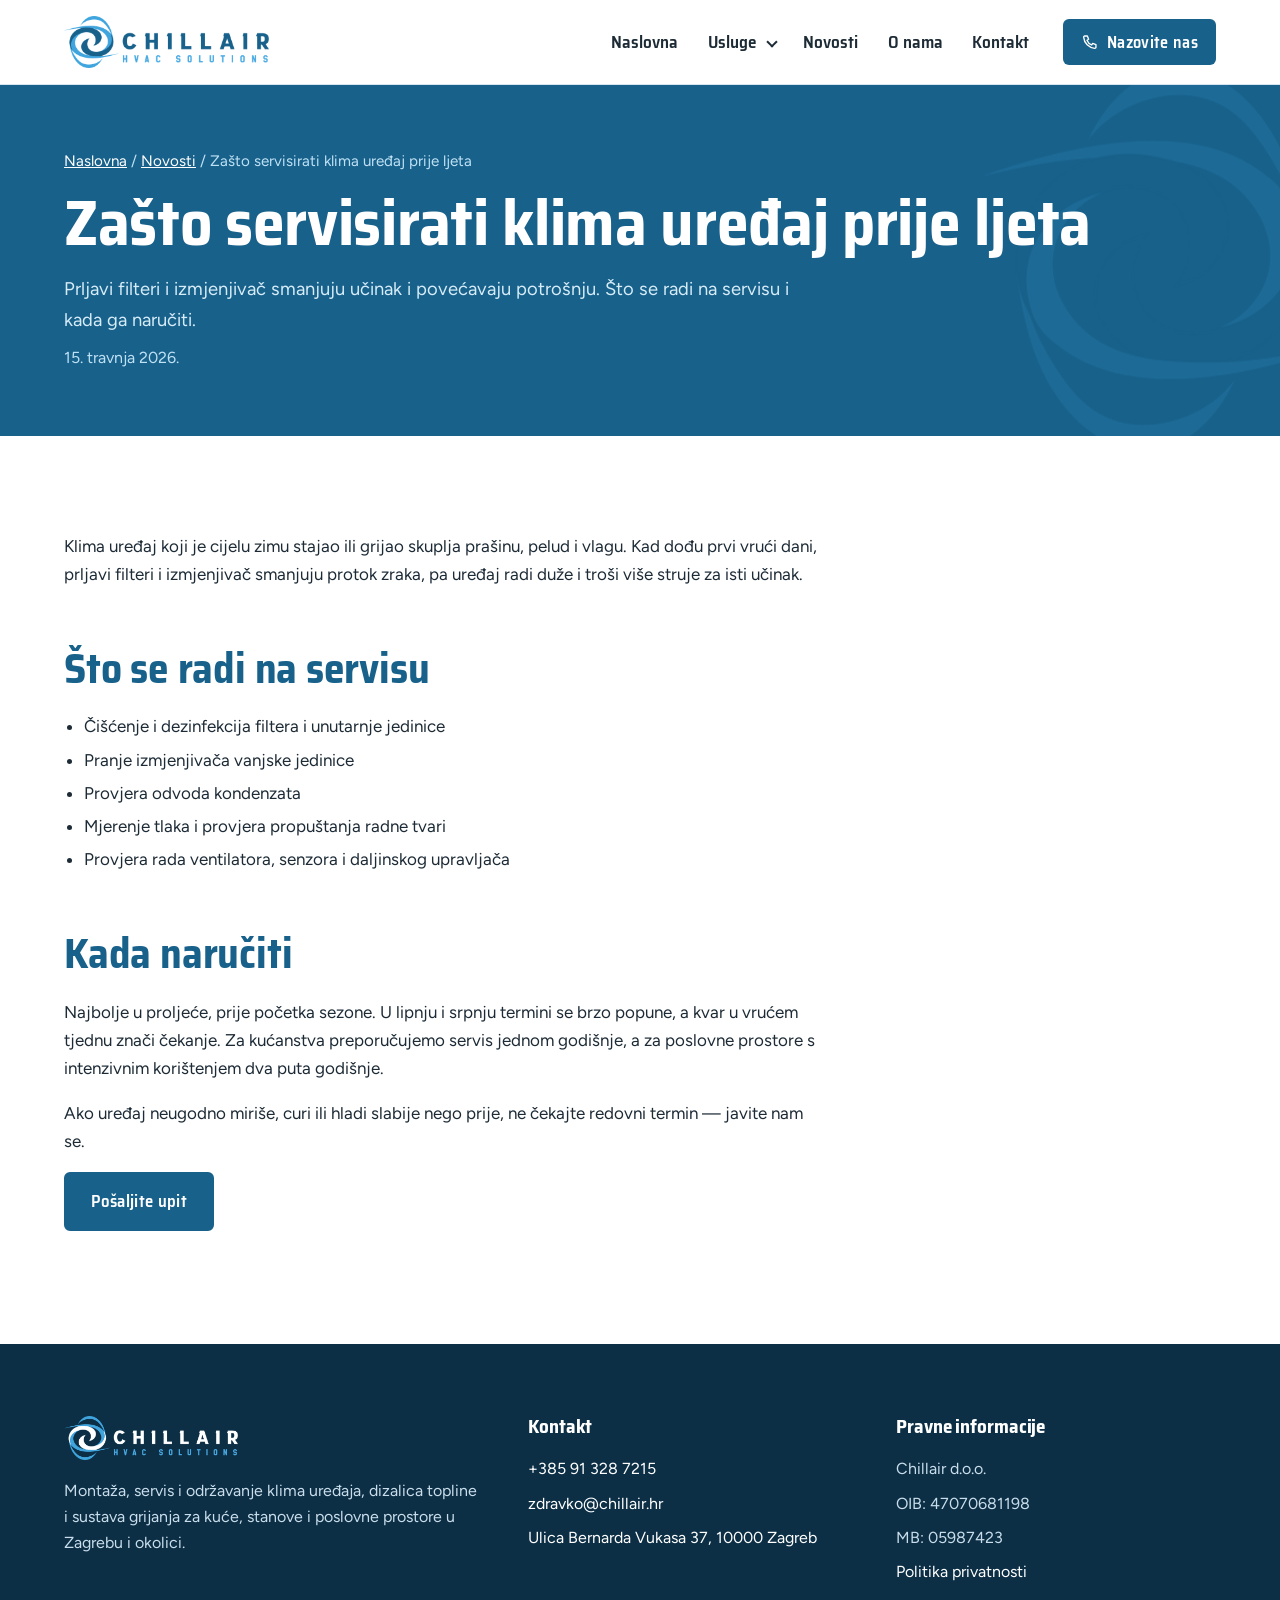
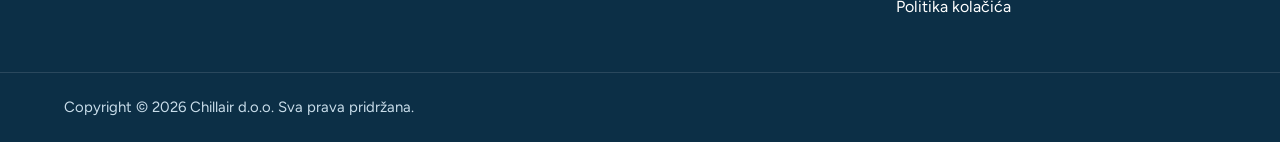
<file: novosti-servis-prije-sezone.html>
<!doctype html>
<html lang="hr">
<head>
<meta charset="utf-8">
<meta name="viewport" content="width=device-width, initial-scale=1">
<title>Zašto servisirati klima uređaj prije ljeta | ChillAir</title>
<meta name="description" content="Prljavi filteri i izmjenjivač smanjuju učinak i povećavaju potrošnju. Što se radi na servisu i kada ga naručiti.">
<link rel="canonical" href="https://chillair.hr/novosti-servis-prije-sezone.html">
<meta property="og:type" content="website">
<meta property="og:locale" content="hr_HR">
<meta property="og:site_name" content="ChillAir">
<meta property="og:title" content="Zašto servisirati klima uređaj prije ljeta | ChillAir">
<meta property="og:description" content="Prljavi filteri i izmjenjivač smanjuju učinak i povećavaju potrošnju. Što se radi na servisu i kada ga naručiti.">
<meta property="og:url" content="https://chillair.hr/novosti-servis-prije-sezone.html">
<meta property="og:image" content="https://chillair.hr/assets/img/og-image.jpg">
<meta name="theme-color" content="#18618B">
<link rel="icon" type="image/png" sizes="32x32" href="assets/img/favicon-32.png">
<link rel="apple-touch-icon" href="assets/img/apple-touch-icon.png">
<link rel="preload" href="assets/fonts/saira-semi-condensed-latin-700-normal.woff2" as="font" type="font/woff2" crossorigin>
<link rel="stylesheet" href="assets/css/style.css">
</head>
<body>
<a class="skip" href="#sadrzaj">Idi na sadržaj</a>
<header class="site-header">
  <div class="wrap">
    <a class="brand" href="index.html"><img src="assets/img/chillair-logo.png" alt="ChillAir HVAC Solutions" width="640" height="162"></a>
    <button class="menu-btn" aria-controls="nav" aria-expanded="false" aria-label="Otvori izbornik"><svg viewBox="0 0 24 24" fill="none" stroke="currentColor" stroke-width="1.8" stroke-linecap="round" stroke-linejoin="round" aria-hidden="true"><path d="M4 7h16M4 12h16M4 17h16"/></svg></button>
    <nav class="nav" id="nav" aria-label="Glavna navigacija">
      <ul><li><a href="index.html">Naslovna</a></li><li class="has-sub"><a href="usluge.html">Usluge</a><ul class="sub"><li><a href="klimatizacijski-sustavi.html">Klimatizacijski sustavi</a></li><li><a href="grijanje-i-dizalice-topline.html">Grijanje i dizalice topline</a></li><li><a href="servis-i-odrzavanje.html">Servis i održavanje</a></li></ul></li><li><a href="novosti.html">Novosti</a></li><li><a href="o-nama.html">O nama</a></li><li><a href="kontakt.html">Kontakt</a></li></ul>
      <a class="btn header-call" href="tel:+385913287215"><svg viewBox="0 0 24 24" fill="none" stroke="currentColor" stroke-width="1.8" stroke-linecap="round" stroke-linejoin="round" aria-hidden="true"><path d="M5 4h3.5l1.7 4.3-2.2 1.4a11 11 0 0 0 6.3 6.3l1.4-2.2L20 15.5V19a1.5 1.5 0 0 1-1.6 1.5A16.5 16.5 0 0 1 3.5 5.6 1.5 1.5 0 0 1 5 4z"/></svg> Nazovite nas</a>
    </nav>
  </div>
</header>
<main id="sadrzaj">

<section class="page-head">
  <img class="mark" src="assets/img/chillair-znak.png" alt="" width="400" height="381">
  <div class="wrap"><div class="crumbs"><a href="index.html">Naslovna</a> / <a href="novosti.html">Novosti</a> / Zašto servisirati klima uređaj prije ljeta</div><h1>Zašto servisirati klima uređaj prije ljeta</h1><p>Prljavi filteri i izmjenjivač smanjuju učinak i povećavaju potrošnju. Što se radi na servisu i kada ga naručiti.</p><div class="article-meta"><time datetime="2026-04-15">15. travnja 2026.</time></div></div>
</section>
<section class="section"><div class="wrap"><article class="prose"><p>Klima uređaj koji je cijelu zimu stajao ili grijao skuplja prašinu, pelud i vlagu. Kad dođu prvi vrući dani, prljavi filteri i izmjenjivač smanjuju protok zraka, pa uređaj radi duže i troši više struje za isti učinak.</p>
<h2>Što se radi na servisu</h2>
<ul><li>Čišćenje i dezinfekcija filtera i unutarnje jedinice</li><li>Pranje izmjenjivača vanjske jedinice</li><li>Provjera odvoda kondenzata</li><li>Mjerenje tlaka i provjera propuštanja radne tvari</li><li>Provjera rada ventilatora, senzora i daljinskog upravljača</li></ul>
<h2>Kada naručiti</h2>
<p>Najbolje u proljeće, prije početka sezone. U lipnju i srpnju termini se brzo popune, a kvar u vrućem tjednu znači čekanje. Za kućanstva preporučujemo servis jednom godišnje, a za poslovne prostore s intenzivnim korištenjem dva puta godišnje.</p>
<p>Ako uređaj neugodno miriše, curi ili hladi slabije nego prije, ne čekajte redovni termin — javite nam se.</p>
<p><a class="btn" href="kontakt.html">Pošaljite upit</a></p></article></div></section>

</main>
<footer class="site-footer">
  <div class="wrap">
    <div>
      <img src="assets/img/chillair-logo-white.png" alt="ChillAir HVAC Solutions" width="640" height="162" loading="lazy">
      <p>Montaža, servis i održavanje klima uređaja, dizalica topline i sustava grijanja za kuće, stanove i poslovne prostore u Zagrebu i okolici.</p>
    </div>
    <div>
      <h4>Kontakt</h4>
      <ul>
        <li><a href="tel:+385913287215">+385 91 328 7215</a></li>
        <li><a href="mailto:zdravko@chillair.hr?subject=Upit%20s%20web%20stranice">zdravko@chillair.hr</a></li>
        <li><a href="https://www.google.com/maps/search/?api=1&query=Ulica+Bernarda+Vukasa+37+Zagreb" target="_blank" rel="noopener">Ulica Bernarda Vukasa 37, 10000 Zagreb</a></li>
      </ul>
    </div>
    <div>
      <h4>Pravne informacije</h4>
      <ul>
        <li>Chillair d.o.o.</li>
        <li>OIB: 47070681198</li>
        <li>MB: 05987423</li>
        <li><a href="politika-privatnosti.html">Politika privatnosti</a></li>
        <li><a href="politika-kolacica.html">Politika kolačića</a></li>
      </ul>
    </div>
  </div>
  <div class="footer-bottom"><div class="wrap">
    <span>Copyright © <span data-year>2026</span> Chillair d.o.o. Sva prava pridržana.</span>
  </div></div>
</footer>
<script src="assets/js/main.js" defer></script>
</body>
</html>
</file>
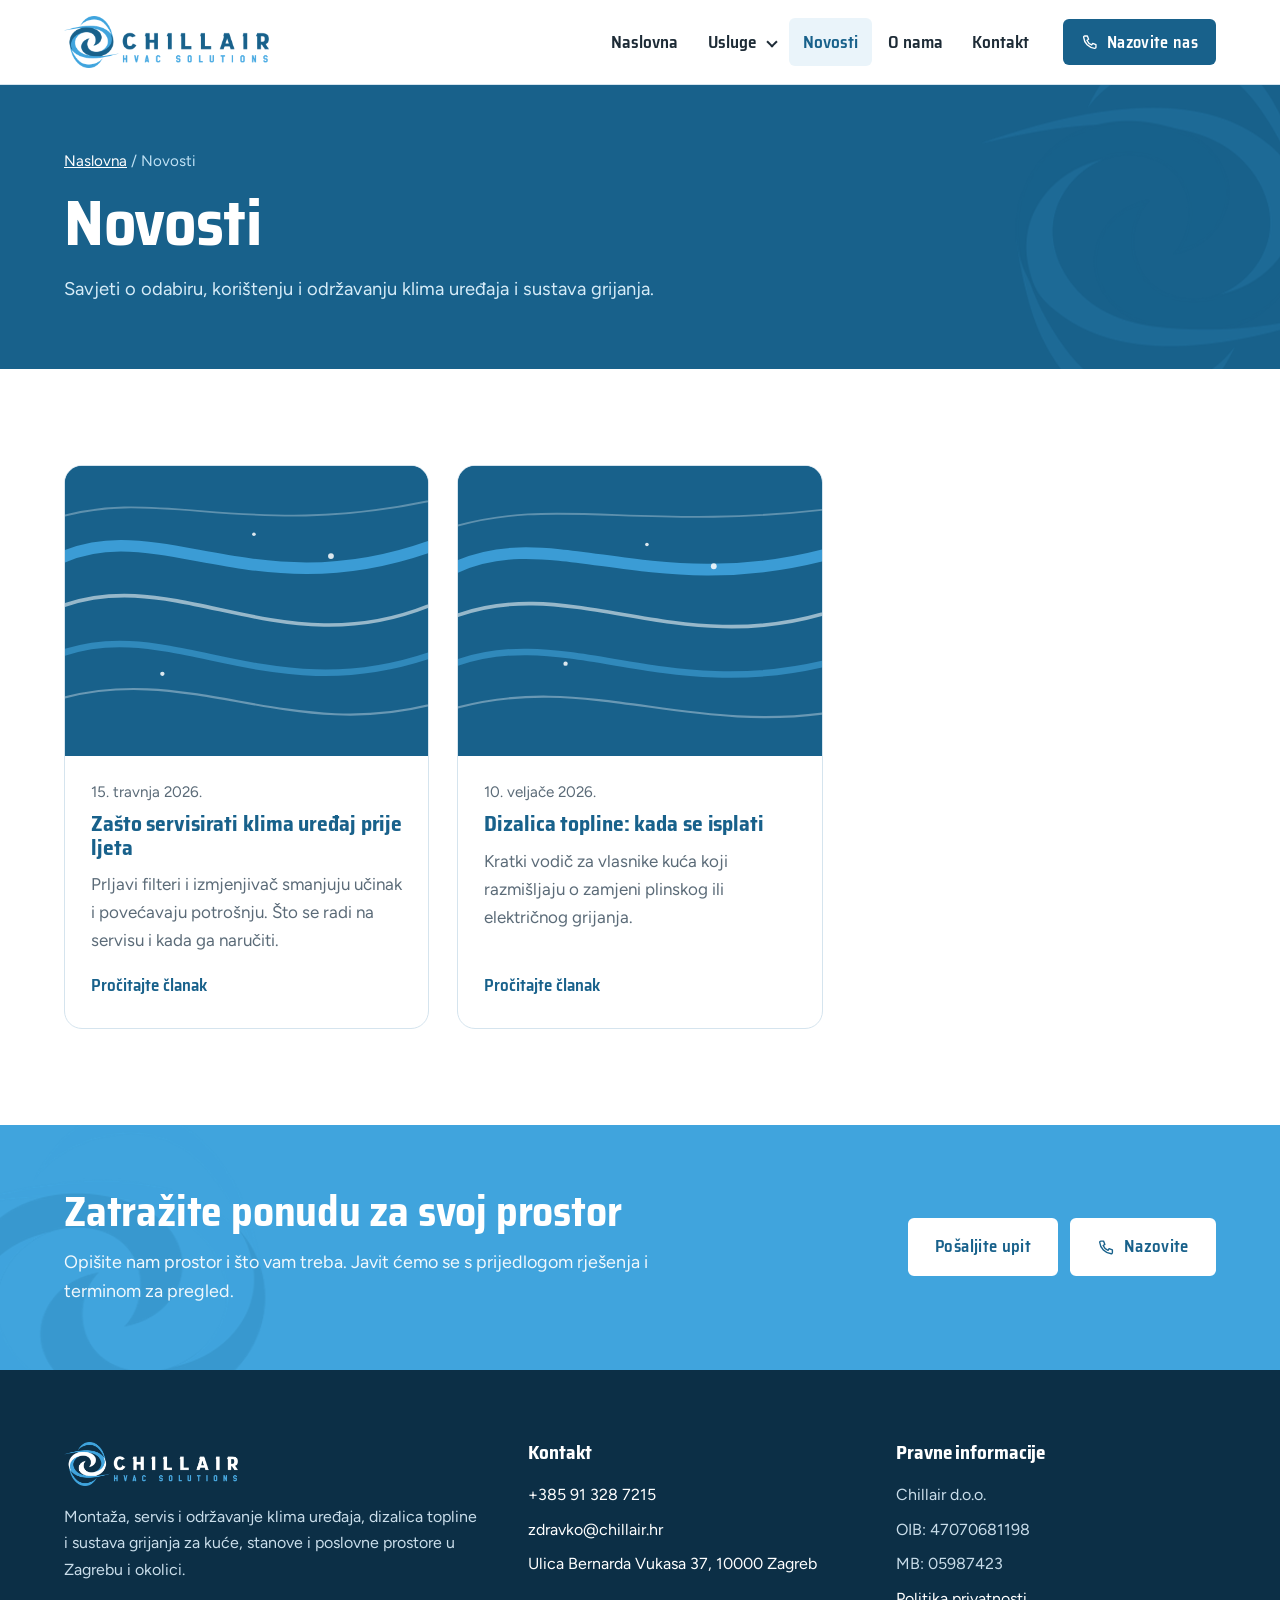
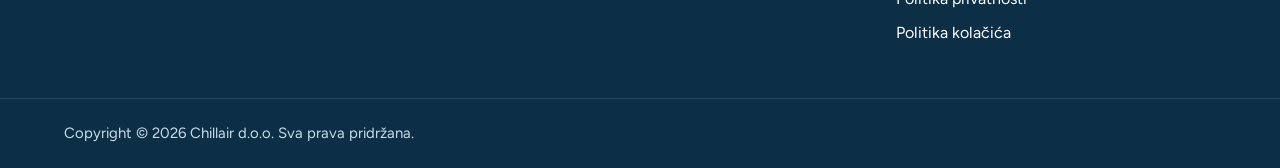
<file: novosti.html>
<!doctype html>
<html lang="hr">
<head>
<meta charset="utf-8">
<meta name="viewport" content="width=device-width, initial-scale=1">
<title>Novosti | ChillAir</title>
<meta name="description" content="Savjeti i novosti o klimatizaciji, dizalicama topline i održavanju sustava.">
<link rel="canonical" href="https://chillair.hr/novosti.html">
<meta property="og:type" content="website">
<meta property="og:locale" content="hr_HR">
<meta property="og:site_name" content="ChillAir">
<meta property="og:title" content="Novosti | ChillAir">
<meta property="og:description" content="Savjeti i novosti o klimatizaciji, dizalicama topline i održavanju sustava.">
<meta property="og:url" content="https://chillair.hr/novosti.html">
<meta property="og:image" content="https://chillair.hr/assets/img/og-image.jpg">
<meta name="theme-color" content="#18618B">
<link rel="icon" type="image/png" sizes="32x32" href="assets/img/favicon-32.png">
<link rel="apple-touch-icon" href="assets/img/apple-touch-icon.png">
<link rel="preload" href="assets/fonts/saira-semi-condensed-latin-700-normal.woff2" as="font" type="font/woff2" crossorigin>
<link rel="stylesheet" href="assets/css/style.css">
</head>
<body>
<a class="skip" href="#sadrzaj">Idi na sadržaj</a>
<header class="site-header">
  <div class="wrap">
    <a class="brand" href="index.html"><img src="assets/img/chillair-logo.png" alt="ChillAir HVAC Solutions" width="640" height="162"></a>
    <button class="menu-btn" aria-controls="nav" aria-expanded="false" aria-label="Otvori izbornik"><svg viewBox="0 0 24 24" fill="none" stroke="currentColor" stroke-width="1.8" stroke-linecap="round" stroke-linejoin="round" aria-hidden="true"><path d="M4 7h16M4 12h16M4 17h16"/></svg></button>
    <nav class="nav" id="nav" aria-label="Glavna navigacija">
      <ul><li><a href="index.html">Naslovna</a></li><li class="has-sub"><a href="usluge.html">Usluge</a><ul class="sub"><li><a href="klimatizacijski-sustavi.html">Klimatizacijski sustavi</a></li><li><a href="grijanje-i-dizalice-topline.html">Grijanje i dizalice topline</a></li><li><a href="servis-i-odrzavanje.html">Servis i održavanje</a></li></ul></li><li><a href="novosti.html" aria-current="page">Novosti</a></li><li><a href="o-nama.html">O nama</a></li><li><a href="kontakt.html">Kontakt</a></li></ul>
      <a class="btn header-call" href="tel:+385913287215"><svg viewBox="0 0 24 24" fill="none" stroke="currentColor" stroke-width="1.8" stroke-linecap="round" stroke-linejoin="round" aria-hidden="true"><path d="M5 4h3.5l1.7 4.3-2.2 1.4a11 11 0 0 0 6.3 6.3l1.4-2.2L20 15.5V19a1.5 1.5 0 0 1-1.6 1.5A16.5 16.5 0 0 1 3.5 5.6 1.5 1.5 0 0 1 5 4z"/></svg> Nazovite nas</a>
    </nav>
  </div>
</header>
<main id="sadrzaj">

<section class="page-head">
  <img class="mark" src="assets/img/chillair-znak.png" alt="" width="400" height="381">
  <div class="wrap"><div class="crumbs"><a href="index.html">Naslovna</a> / Novosti</div><h1>Novosti</h1><p>Savjeti o odabiru, korištenju i održavanju klima uređaja i sustava grijanja.</p></div>
</section>
<section class="section"><div class="wrap"><div class="posts"><article class="post">
  <div class="post-cover"><svg viewBox="0 0 500 400" preserveAspectRatio="xMidYMid slice" aria-hidden="true">
<rect width="500" height="400" fill="#18618B"/>
<g fill="none" stroke-linecap="round">
<path d="M-20 134 C 120 54, 260 206, 520 104" stroke="#40A4DD" stroke-width="16" opacity=".9"/>
<path d="M-20 199 C 150 124, 300 286, 520 184" stroke="#fff" stroke-width="5" opacity=".55"/>
<path d="M-20 264 C 140 194, 280 346, 520 254" stroke="#40A4DD" stroke-width="9" opacity=".6"/>
<path d="M-20 324 C 170 264, 310 386, 520 324" stroke="#fff" stroke-width="3" opacity=".35"/>
<path d="M-20 74 C 130 24, 250 106, 520 44" stroke="#fff" stroke-width="2.5" opacity=".3"/>
</g>
<g fill="#fff" opacity=".85"><circle cx="366" cy="124" r="4"/><circle cx="134" cy="286" r="3"/><circle cx="260" cy="94" r="2.5"/></g>
</svg></div>
  <div class="post-body">
    <time datetime="2026-04-15">15. travnja 2026.</time>
    <h3><a href="novosti-servis-prije-sezone.html">Zašto servisirati klima uređaj prije ljeta</a></h3>
    <p>Prljavi filteri i izmjenjivač smanjuju učinak i povećavaju potrošnju. Što se radi na servisu i kada ga naručiti.</p>
    <a class="more" href="novosti-servis-prije-sezone.html">Pročitajte članak</a>
  </div>
</article><article class="post">
  <div class="post-cover"><svg viewBox="0 0 500 400" preserveAspectRatio="xMidYMid slice" aria-hidden="true">
<rect width="500" height="400" fill="#18618B"/>
<g fill="none" stroke-linecap="round">
<path d="M-20 148 C 120 68, 260 192, 520 118" stroke="#40A4DD" stroke-width="16" opacity=".9"/>
<path d="M-20 213 C 150 138, 300 272, 520 198" stroke="#fff" stroke-width="5" opacity=".55"/>
<path d="M-20 278 C 140 208, 280 332, 520 268" stroke="#40A4DD" stroke-width="9" opacity=".6"/>
<path d="M-20 338 C 170 278, 310 372, 520 338" stroke="#fff" stroke-width="3" opacity=".35"/>
<path d="M-20 88 C 130 38, 250 92, 520 58" stroke="#fff" stroke-width="2.5" opacity=".3"/>
</g>
<g fill="#fff" opacity=".85"><circle cx="352" cy="138" r="4"/><circle cx="148" cy="272" r="3"/><circle cx="260" cy="108" r="2.5"/></g>
</svg></div>
  <div class="post-body">
    <time datetime="2026-02-10">10. veljače 2026.</time>
    <h3><a href="novosti-dizalica-topline.html">Dizalica topline: kada se isplati</a></h3>
    <p>Kratki vodič za vlasnike kuća koji razmišljaju o zamjeni plinskog ili električnog grijanja.</p>
    <a class="more" href="novosti-dizalica-topline.html">Pročitajte članak</a>
  </div>
</article></div></div></section>
<section class="cta">
  <img class="mark" src="assets/img/chillair-znak.png" alt="" width="400" height="381" loading="lazy">
  <div class="wrap">
    <div>
      <h2>Zatražite ponudu za svoj prostor</h2>
      <p>Opišite nam prostor i što vam treba. Javit ćemo se s prijedlogom rješenja i terminom za pregled.</p>
    </div>
    <div class="cta-actions">
      <a class="btn btn--light" href="kontakt.html">Pošaljite upit</a>
      <a class="btn btn--light" href="tel:+385913287215"><svg viewBox="0 0 24 24" fill="none" stroke="currentColor" stroke-width="1.8" stroke-linecap="round" stroke-linejoin="round" aria-hidden="true"><path d="M5 4h3.5l1.7 4.3-2.2 1.4a11 11 0 0 0 6.3 6.3l1.4-2.2L20 15.5V19a1.5 1.5 0 0 1-1.6 1.5A16.5 16.5 0 0 1 3.5 5.6 1.5 1.5 0 0 1 5 4z"/></svg> Nazovite</a>
    </div>
  </div>
</section>

</main>
<footer class="site-footer">
  <div class="wrap">
    <div>
      <img src="assets/img/chillair-logo-white.png" alt="ChillAir HVAC Solutions" width="640" height="162" loading="lazy">
      <p>Montaža, servis i održavanje klima uređaja, dizalica topline i sustava grijanja za kuće, stanove i poslovne prostore u Zagrebu i okolici.</p>
    </div>
    <div>
      <h4>Kontakt</h4>
      <ul>
        <li><a href="tel:+385913287215">+385 91 328 7215</a></li>
        <li><a href="mailto:zdravko@chillair.hr?subject=Upit%20s%20web%20stranice">zdravko@chillair.hr</a></li>
        <li><a href="https://www.google.com/maps/search/?api=1&query=Ulica+Bernarda+Vukasa+37+Zagreb" target="_blank" rel="noopener">Ulica Bernarda Vukasa 37, 10000 Zagreb</a></li>
      </ul>
    </div>
    <div>
      <h4>Pravne informacije</h4>
      <ul>
        <li>Chillair d.o.o.</li>
        <li>OIB: 47070681198</li>
        <li>MB: 05987423</li>
        <li><a href="politika-privatnosti.html">Politika privatnosti</a></li>
        <li><a href="politika-kolacica.html">Politika kolačića</a></li>
      </ul>
    </div>
  </div>
  <div class="footer-bottom"><div class="wrap">
    <span>Copyright © <span data-year>2026</span> Chillair d.o.o. Sva prava pridržana.</span>
  </div></div>
</footer>
<script src="assets/js/main.js" defer></script>
</body>
</html>
</file>
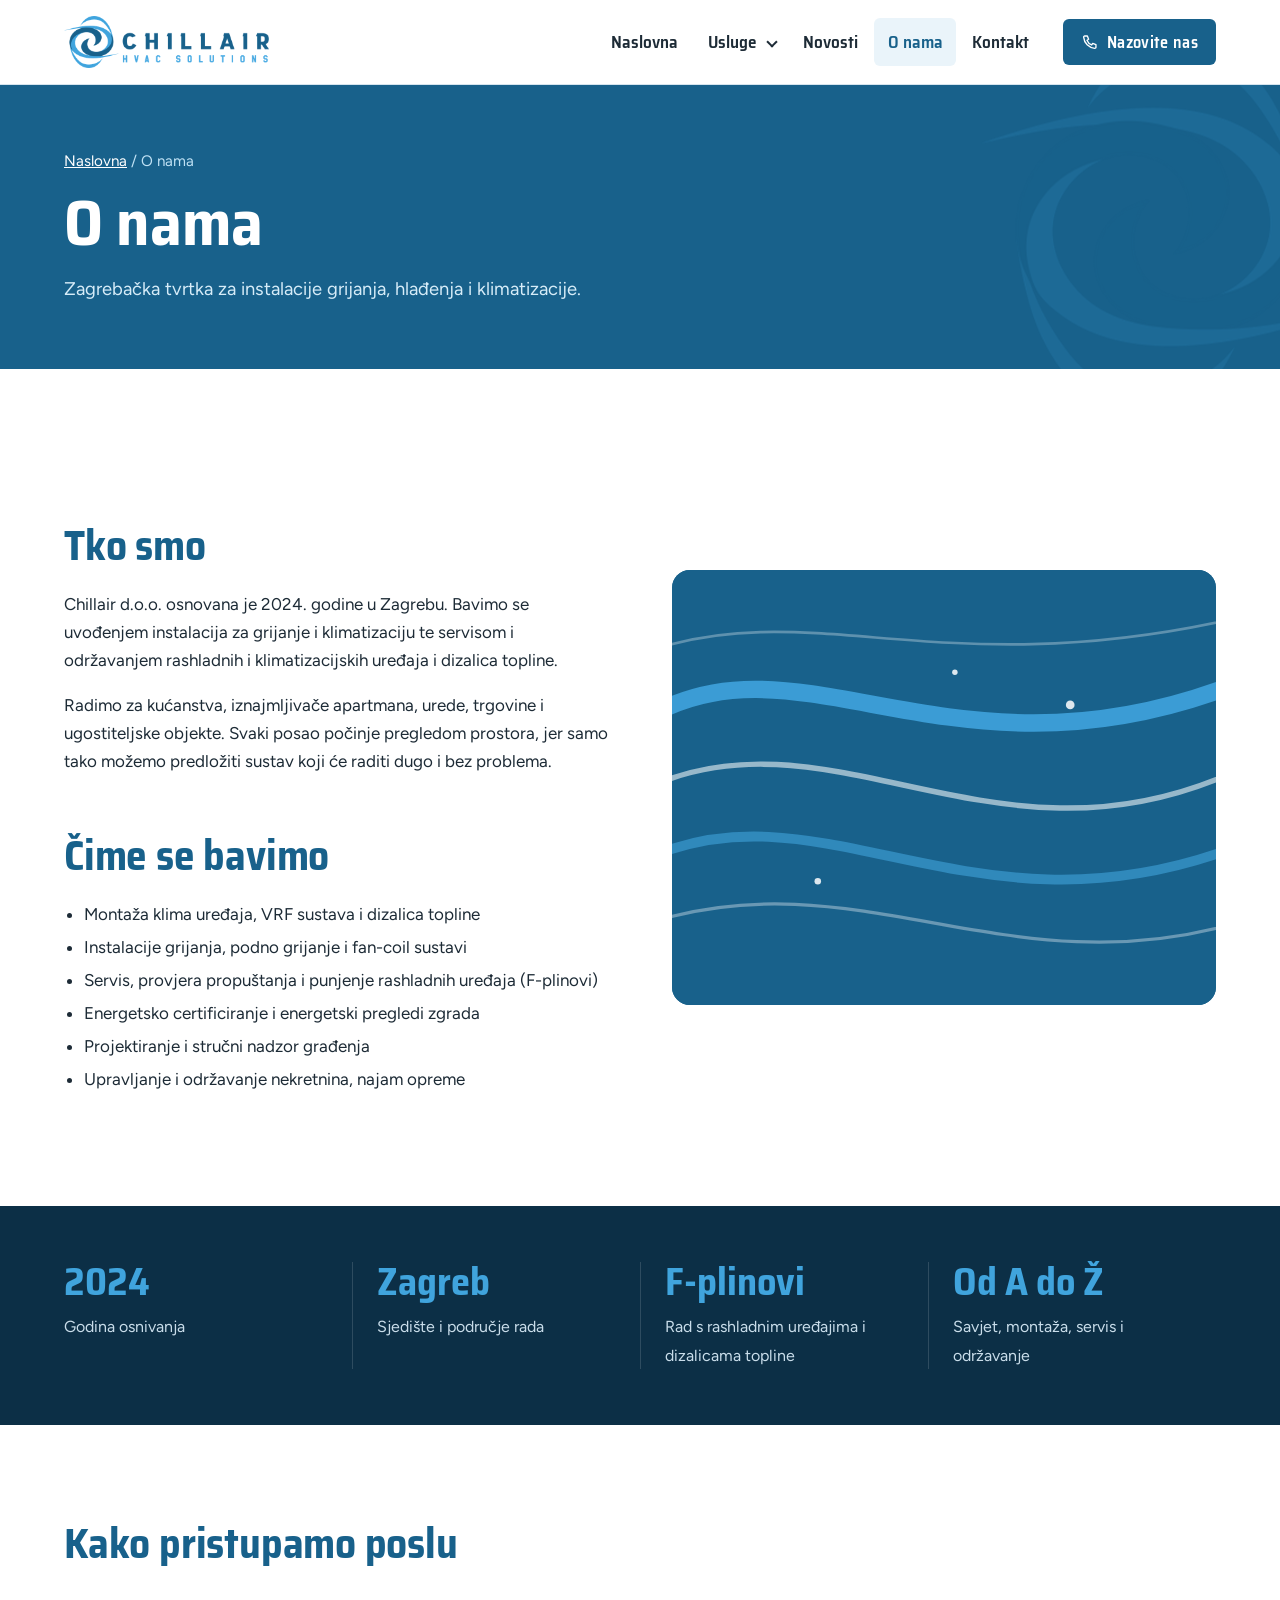
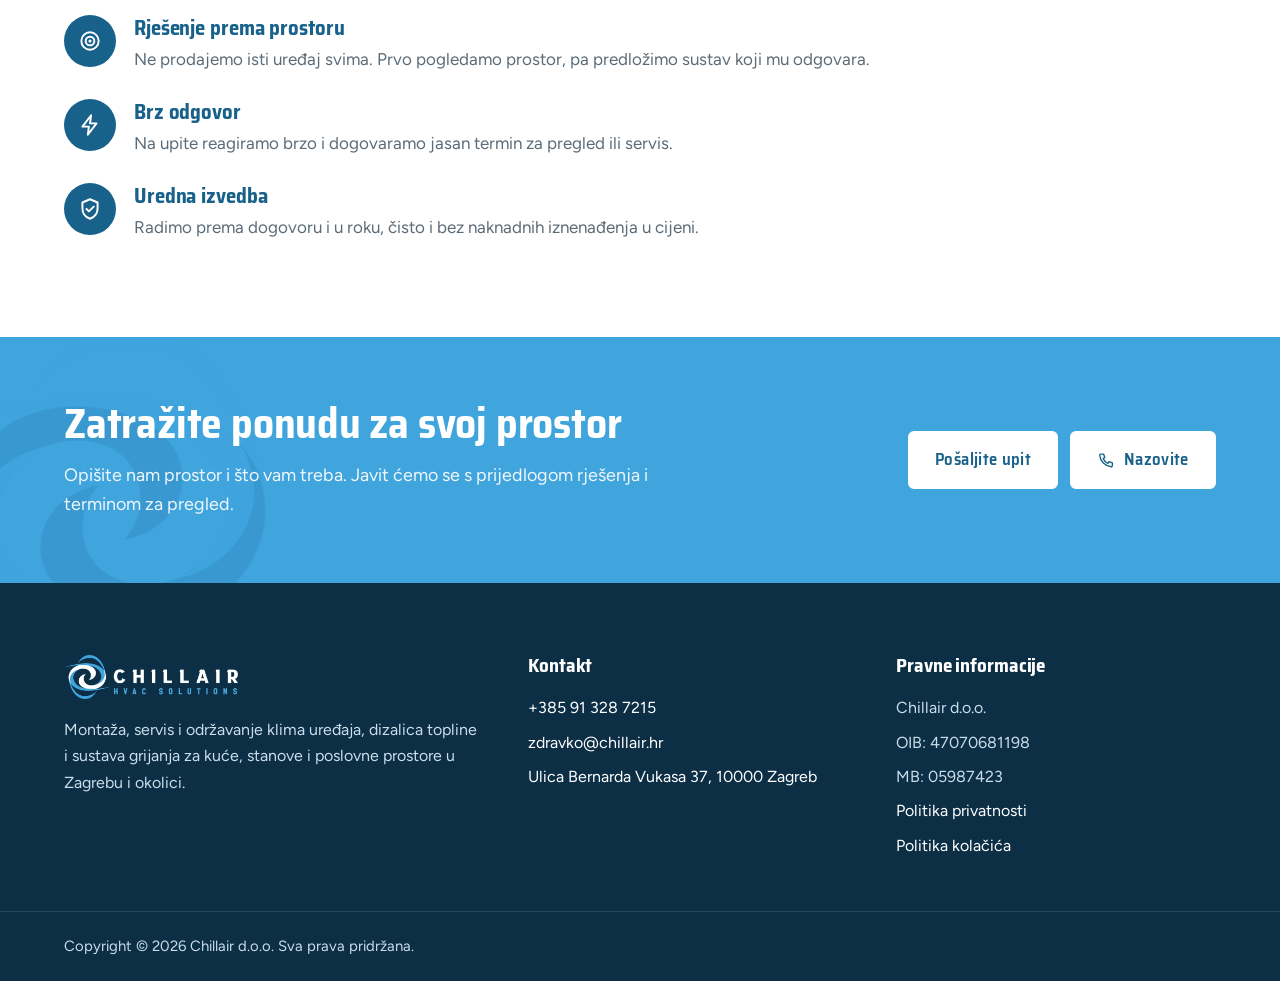
<file: o-nama.html>
<!doctype html>
<html lang="hr">
<head>
<meta charset="utf-8">
<meta name="viewport" content="width=device-width, initial-scale=1">
<title>O nama | ChillAir</title>
<meta name="description" content="Chillair d.o.o. je zagrebačka tvrtka za klimatizaciju, grijanje i hlađenje osnovana 2024. godine.">
<link rel="canonical" href="https://chillair.hr/o-nama.html">
<meta property="og:type" content="website">
<meta property="og:locale" content="hr_HR">
<meta property="og:site_name" content="ChillAir">
<meta property="og:title" content="O nama | ChillAir">
<meta property="og:description" content="Chillair d.o.o. je zagrebačka tvrtka za klimatizaciju, grijanje i hlađenje osnovana 2024. godine.">
<meta property="og:url" content="https://chillair.hr/o-nama.html">
<meta property="og:image" content="https://chillair.hr/assets/img/og-image.jpg">
<meta name="theme-color" content="#18618B">
<link rel="icon" type="image/png" sizes="32x32" href="assets/img/favicon-32.png">
<link rel="apple-touch-icon" href="assets/img/apple-touch-icon.png">
<link rel="preload" href="assets/fonts/saira-semi-condensed-latin-700-normal.woff2" as="font" type="font/woff2" crossorigin>
<link rel="stylesheet" href="assets/css/style.css">
</head>
<body>
<a class="skip" href="#sadrzaj">Idi na sadržaj</a>
<header class="site-header">
  <div class="wrap">
    <a class="brand" href="index.html"><img src="assets/img/chillair-logo.png" alt="ChillAir HVAC Solutions" width="640" height="162"></a>
    <button class="menu-btn" aria-controls="nav" aria-expanded="false" aria-label="Otvori izbornik"><svg viewBox="0 0 24 24" fill="none" stroke="currentColor" stroke-width="1.8" stroke-linecap="round" stroke-linejoin="round" aria-hidden="true"><path d="M4 7h16M4 12h16M4 17h16"/></svg></button>
    <nav class="nav" id="nav" aria-label="Glavna navigacija">
      <ul><li><a href="index.html">Naslovna</a></li><li class="has-sub"><a href="usluge.html">Usluge</a><ul class="sub"><li><a href="klimatizacijski-sustavi.html">Klimatizacijski sustavi</a></li><li><a href="grijanje-i-dizalice-topline.html">Grijanje i dizalice topline</a></li><li><a href="servis-i-odrzavanje.html">Servis i održavanje</a></li></ul></li><li><a href="novosti.html">Novosti</a></li><li><a href="o-nama.html" aria-current="page">O nama</a></li><li><a href="kontakt.html">Kontakt</a></li></ul>
      <a class="btn header-call" href="tel:+385913287215"><svg viewBox="0 0 24 24" fill="none" stroke="currentColor" stroke-width="1.8" stroke-linecap="round" stroke-linejoin="round" aria-hidden="true"><path d="M5 4h3.5l1.7 4.3-2.2 1.4a11 11 0 0 0 6.3 6.3l1.4-2.2L20 15.5V19a1.5 1.5 0 0 1-1.6 1.5A16.5 16.5 0 0 1 3.5 5.6 1.5 1.5 0 0 1 5 4z"/></svg> Nazovite nas</a>
    </nav>
  </div>
</header>
<main id="sadrzaj">

<section class="page-head">
  <img class="mark" src="assets/img/chillair-znak.png" alt="" width="400" height="381">
  <div class="wrap"><div class="crumbs"><a href="index.html">Naslovna</a> / O nama</div><h1>O nama</h1><p>Zagrebačka tvrtka za instalacije grijanja, hlađenja i klimatizacije.</p></div>
</section>
<section class="section">
  <div class="wrap split">
    <div class="prose">
      <h2>Tko smo</h2>
      <p>Chillair d.o.o. osnovana je 2024. godine u Zagrebu. Bavimo se uvođenjem instalacija za grijanje i klimatizaciju te servisom i održavanjem rashladnih i klimatizacijskih uređaja i dizalica topline.</p>
      <p>Radimo za kućanstva, iznajmljivače apartmana, urede, trgovine i ugostiteljske objekte. Svaki posao počinje pregledom prostora, jer samo tako možemo predložiti sustav koji će raditi dugo i bez problema.</p>
      <h2>Čime se bavimo</h2>
      <ul>
        <li>Montaža klima uređaja, VRF sustava i dizalica topline</li>
        <li>Instalacije grijanja, podno grijanje i fan-coil sustavi</li>
        <li>Servis, provjera propuštanja i punjenje rashladnih uređaja (F-plinovi)</li>
        <li>Energetsko certificiranje i energetski pregledi zgrada</li>
        <li>Projektiranje i stručni nadzor građenja</li>
        <li>Upravljanje i održavanje nekretnina, najam opreme</li>
      </ul>
    </div>
    <div class="split-media"><svg viewBox="0 0 500 400" preserveAspectRatio="xMidYMid slice" aria-hidden="true">
<rect width="500" height="400" fill="#18618B"/>
<g fill="none" stroke-linecap="round">
<path d="M-20 134 C 120 54, 260 206, 520 104" stroke="#40A4DD" stroke-width="16" opacity=".9"/>
<path d="M-20 199 C 150 124, 300 286, 520 184" stroke="#fff" stroke-width="5" opacity=".55"/>
<path d="M-20 264 C 140 194, 280 346, 520 254" stroke="#40A4DD" stroke-width="9" opacity=".6"/>
<path d="M-20 324 C 170 264, 310 386, 520 324" stroke="#fff" stroke-width="3" opacity=".35"/>
<path d="M-20 74 C 130 24, 250 106, 520 44" stroke="#fff" stroke-width="2.5" opacity=".3"/>
</g>
<g fill="#fff" opacity=".85"><circle cx="366" cy="124" r="4"/><circle cx="134" cy="286" r="3"/><circle cx="260" cy="94" r="2.5"/></g>
</svg></div>
  </div>
</section>
<section class="facts" aria-label="O tvrtki ukratko"><div class="wrap"><div class="fact"><strong>2024</strong><span>Godina osnivanja</span></div><div class="fact"><strong>Zagreb</strong><span>Sjedište i područje rada</span></div><div class="fact"><strong>F-plinovi</strong><span>Rad s rashladnim uređajima i dizalicama topline</span></div><div class="fact"><strong>Od A do Ž</strong><span>Savjet, montaža, servis i održavanje</span></div></div></section>
<section class="section">
  <div class="wrap">
    <div class="section-head"><h2>Kako pristupamo poslu</h2></div>
    <div class="reasons"><div class="reason"><div class="reason-icon"><svg viewBox="0 0 24 24" fill="none" stroke="currentColor" stroke-width="1.8" stroke-linecap="round" stroke-linejoin="round" aria-hidden="true"><circle cx="12" cy="12" r="8"/><circle cx="12" cy="12" r="4"/><circle cx="12" cy="12" r=".6" fill="currentColor"/></svg></div><div><h3>Rješenje prema prostoru</h3><p>Ne prodajemo isti uređaj svima. Prvo pogledamo prostor, pa predložimo sustav koji mu odgovara.</p></div></div><div class="reason"><div class="reason-icon"><svg viewBox="0 0 24 24" fill="none" stroke="currentColor" stroke-width="1.8" stroke-linecap="round" stroke-linejoin="round" aria-hidden="true"><path d="M13 3L5 13.5h6L10 21l8-10.5h-6z"/></svg></div><div><h3>Brz odgovor</h3><p>Na upite reagiramo brzo i dogovaramo jasan termin za pregled ili servis.</p></div></div><div class="reason"><div class="reason-icon"><svg viewBox="0 0 24 24" fill="none" stroke="currentColor" stroke-width="1.8" stroke-linecap="round" stroke-linejoin="round" aria-hidden="true"><path d="M12 3l7 3v5.5c0 4.5-3 8-7 9.5-4-1.5-7-5-7-9.5V6z"/><path d="M8.8 12l2.2 2.2 4.4-4.4"/></svg></div><div><h3>Uredna izvedba</h3><p>Radimo prema dogovoru i u roku, čisto i bez naknadnih iznenađenja u cijeni.</p></div></div></div>
  </div>
</section>
<section class="cta">
  <img class="mark" src="assets/img/chillair-znak.png" alt="" width="400" height="381" loading="lazy">
  <div class="wrap">
    <div>
      <h2>Zatražite ponudu za svoj prostor</h2>
      <p>Opišite nam prostor i što vam treba. Javit ćemo se s prijedlogom rješenja i terminom za pregled.</p>
    </div>
    <div class="cta-actions">
      <a class="btn btn--light" href="kontakt.html">Pošaljite upit</a>
      <a class="btn btn--light" href="tel:+385913287215"><svg viewBox="0 0 24 24" fill="none" stroke="currentColor" stroke-width="1.8" stroke-linecap="round" stroke-linejoin="round" aria-hidden="true"><path d="M5 4h3.5l1.7 4.3-2.2 1.4a11 11 0 0 0 6.3 6.3l1.4-2.2L20 15.5V19a1.5 1.5 0 0 1-1.6 1.5A16.5 16.5 0 0 1 3.5 5.6 1.5 1.5 0 0 1 5 4z"/></svg> Nazovite</a>
    </div>
  </div>
</section>

</main>
<footer class="site-footer">
  <div class="wrap">
    <div>
      <img src="assets/img/chillair-logo-white.png" alt="ChillAir HVAC Solutions" width="640" height="162" loading="lazy">
      <p>Montaža, servis i održavanje klima uređaja, dizalica topline i sustava grijanja za kuće, stanove i poslovne prostore u Zagrebu i okolici.</p>
    </div>
    <div>
      <h4>Kontakt</h4>
      <ul>
        <li><a href="tel:+385913287215">+385 91 328 7215</a></li>
        <li><a href="mailto:zdravko@chillair.hr?subject=Upit%20s%20web%20stranice">zdravko@chillair.hr</a></li>
        <li><a href="https://www.google.com/maps/search/?api=1&query=Ulica+Bernarda+Vukasa+37+Zagreb" target="_blank" rel="noopener">Ulica Bernarda Vukasa 37, 10000 Zagreb</a></li>
      </ul>
    </div>
    <div>
      <h4>Pravne informacije</h4>
      <ul>
        <li>Chillair d.o.o.</li>
        <li>OIB: 47070681198</li>
        <li>MB: 05987423</li>
        <li><a href="politika-privatnosti.html">Politika privatnosti</a></li>
        <li><a href="politika-kolacica.html">Politika kolačića</a></li>
      </ul>
    </div>
  </div>
  <div class="footer-bottom"><div class="wrap">
    <span>Copyright © <span data-year>2026</span> Chillair d.o.o. Sva prava pridržana.</span>
  </div></div>
</footer>
<script src="assets/js/main.js" defer></script>
</body>
</html>
</file>
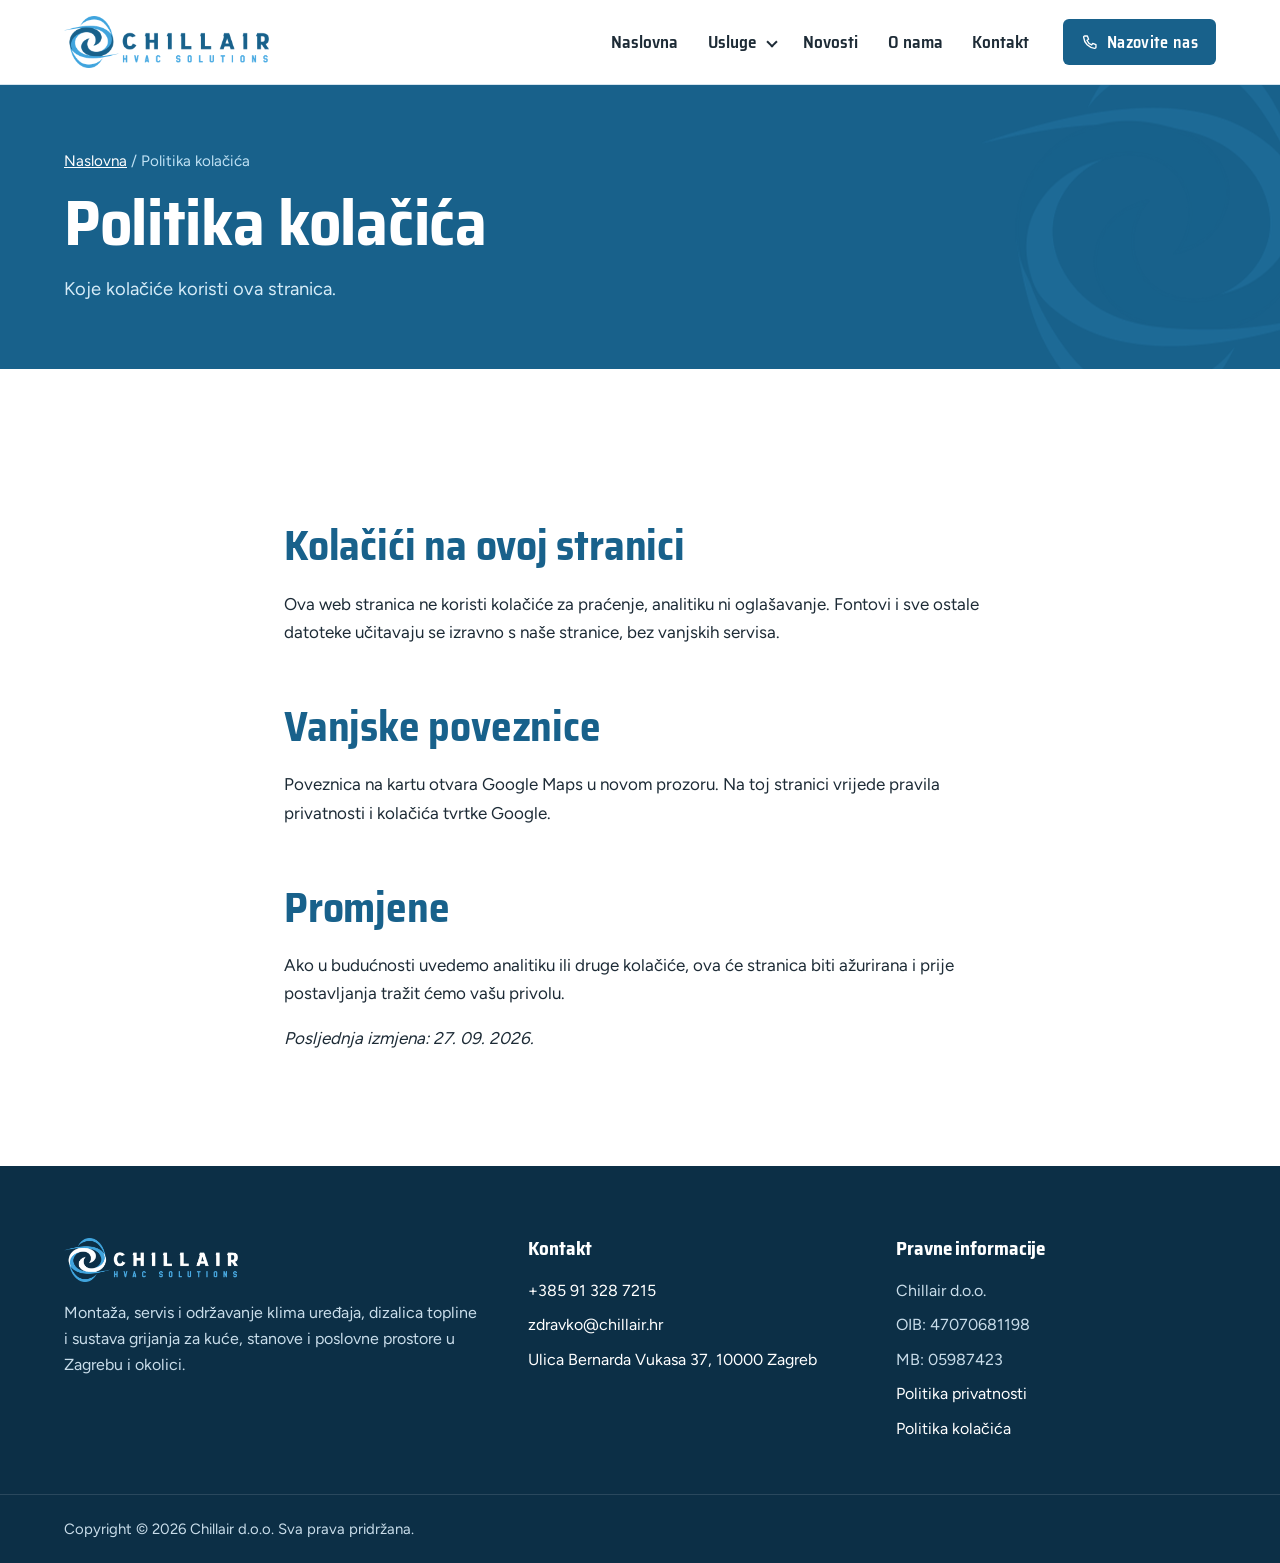
<file: politika-kolacica.html>
<!doctype html>
<html lang="hr">
<head>
<meta charset="utf-8">
<meta name="viewport" content="width=device-width, initial-scale=1">
<title>Politika kolačića | ChillAir</title>
<meta name="description" content="Politika kolačića Chillair d.o.o.">
<link rel="canonical" href="https://chillair.hr/politika-kolacica.html">
<meta property="og:type" content="website">
<meta property="og:locale" content="hr_HR">
<meta property="og:site_name" content="ChillAir">
<meta property="og:title" content="Politika kolačića | ChillAir">
<meta property="og:description" content="Politika kolačića Chillair d.o.o.">
<meta property="og:url" content="https://chillair.hr/politika-kolacica.html">
<meta property="og:image" content="https://chillair.hr/assets/img/og-image.jpg">
<meta name="theme-color" content="#18618B">
<link rel="icon" type="image/png" sizes="32x32" href="assets/img/favicon-32.png">
<link rel="apple-touch-icon" href="assets/img/apple-touch-icon.png">
<link rel="preload" href="assets/fonts/saira-semi-condensed-latin-700-normal.woff2" as="font" type="font/woff2" crossorigin>
<link rel="stylesheet" href="assets/css/style.css">
</head>
<body>
<a class="skip" href="#sadrzaj">Idi na sadržaj</a>
<header class="site-header">
  <div class="wrap">
    <a class="brand" href="index.html"><img src="assets/img/chillair-logo.png" alt="ChillAir HVAC Solutions" width="640" height="162"></a>
    <button class="menu-btn" aria-controls="nav" aria-expanded="false" aria-label="Otvori izbornik"><svg viewBox="0 0 24 24" fill="none" stroke="currentColor" stroke-width="1.8" stroke-linecap="round" stroke-linejoin="round" aria-hidden="true"><path d="M4 7h16M4 12h16M4 17h16"/></svg></button>
    <nav class="nav" id="nav" aria-label="Glavna navigacija">
      <ul><li><a href="index.html">Naslovna</a></li><li class="has-sub"><a href="usluge.html">Usluge</a><ul class="sub"><li><a href="klimatizacijski-sustavi.html">Klimatizacijski sustavi</a></li><li><a href="grijanje-i-dizalice-topline.html">Grijanje i dizalice topline</a></li><li><a href="servis-i-odrzavanje.html">Servis i održavanje</a></li></ul></li><li><a href="novosti.html">Novosti</a></li><li><a href="o-nama.html">O nama</a></li><li><a href="kontakt.html">Kontakt</a></li></ul>
      <a class="btn header-call" href="tel:+385913287215"><svg viewBox="0 0 24 24" fill="none" stroke="currentColor" stroke-width="1.8" stroke-linecap="round" stroke-linejoin="round" aria-hidden="true"><path d="M5 4h3.5l1.7 4.3-2.2 1.4a11 11 0 0 0 6.3 6.3l1.4-2.2L20 15.5V19a1.5 1.5 0 0 1-1.6 1.5A16.5 16.5 0 0 1 3.5 5.6 1.5 1.5 0 0 1 5 4z"/></svg> Nazovite nas</a>
    </nav>
  </div>
</header>
<main id="sadrzaj">

<section class="page-head">
  <img class="mark" src="assets/img/chillair-znak.png" alt="" width="400" height="381">
  <div class="wrap"><div class="crumbs"><a href="index.html">Naslovna</a> / Politika kolačića</div><h1>Politika kolačića</h1><p>Koje kolačiće koristi ova stranica.</p></div>
</section>
<section class="section"><div class="wrap prose">
<h2>Kolačići na ovoj stranici</h2>
<p>Ova web stranica ne koristi kolačiće za praćenje, analitiku ni oglašavanje. Fontovi i sve ostale datoteke učitavaju se izravno s naše stranice, bez vanjskih servisa.</p>
<h2>Vanjske poveznice</h2>
<p>Poveznica na kartu otvara Google Maps u novom prozoru. Na toj stranici vrijede pravila privatnosti i kolačića tvrtke Google.</p>
<h2>Promjene</h2>
<p>Ako u budućnosti uvedemo analitiku ili druge kolačiće, ova će stranica biti ažurirana i prije postavljanja tražit ćemo vašu privolu.</p>
<p><em>Posljednja izmjena: 27. 09. 2026.</em></p>
</div></section>

</main>
<footer class="site-footer">
  <div class="wrap">
    <div>
      <img src="assets/img/chillair-logo-white.png" alt="ChillAir HVAC Solutions" width="640" height="162" loading="lazy">
      <p>Montaža, servis i održavanje klima uređaja, dizalica topline i sustava grijanja za kuće, stanove i poslovne prostore u Zagrebu i okolici.</p>
    </div>
    <div>
      <h4>Kontakt</h4>
      <ul>
        <li><a href="tel:+385913287215">+385 91 328 7215</a></li>
        <li><a href="mailto:zdravko@chillair.hr?subject=Upit%20s%20web%20stranice">zdravko@chillair.hr</a></li>
        <li><a href="https://www.google.com/maps/search/?api=1&query=Ulica+Bernarda+Vukasa+37+Zagreb" target="_blank" rel="noopener">Ulica Bernarda Vukasa 37, 10000 Zagreb</a></li>
      </ul>
    </div>
    <div>
      <h4>Pravne informacije</h4>
      <ul>
        <li>Chillair d.o.o.</li>
        <li>OIB: 47070681198</li>
        <li>MB: 05987423</li>
        <li><a href="politika-privatnosti.html">Politika privatnosti</a></li>
        <li><a href="politika-kolacica.html">Politika kolačića</a></li>
      </ul>
    </div>
  </div>
  <div class="footer-bottom"><div class="wrap">
    <span>Copyright © <span data-year>2026</span> Chillair d.o.o. Sva prava pridržana.</span>
  </div></div>
</footer>
<script src="assets/js/main.js" defer></script>
</body>
</html>
</file>
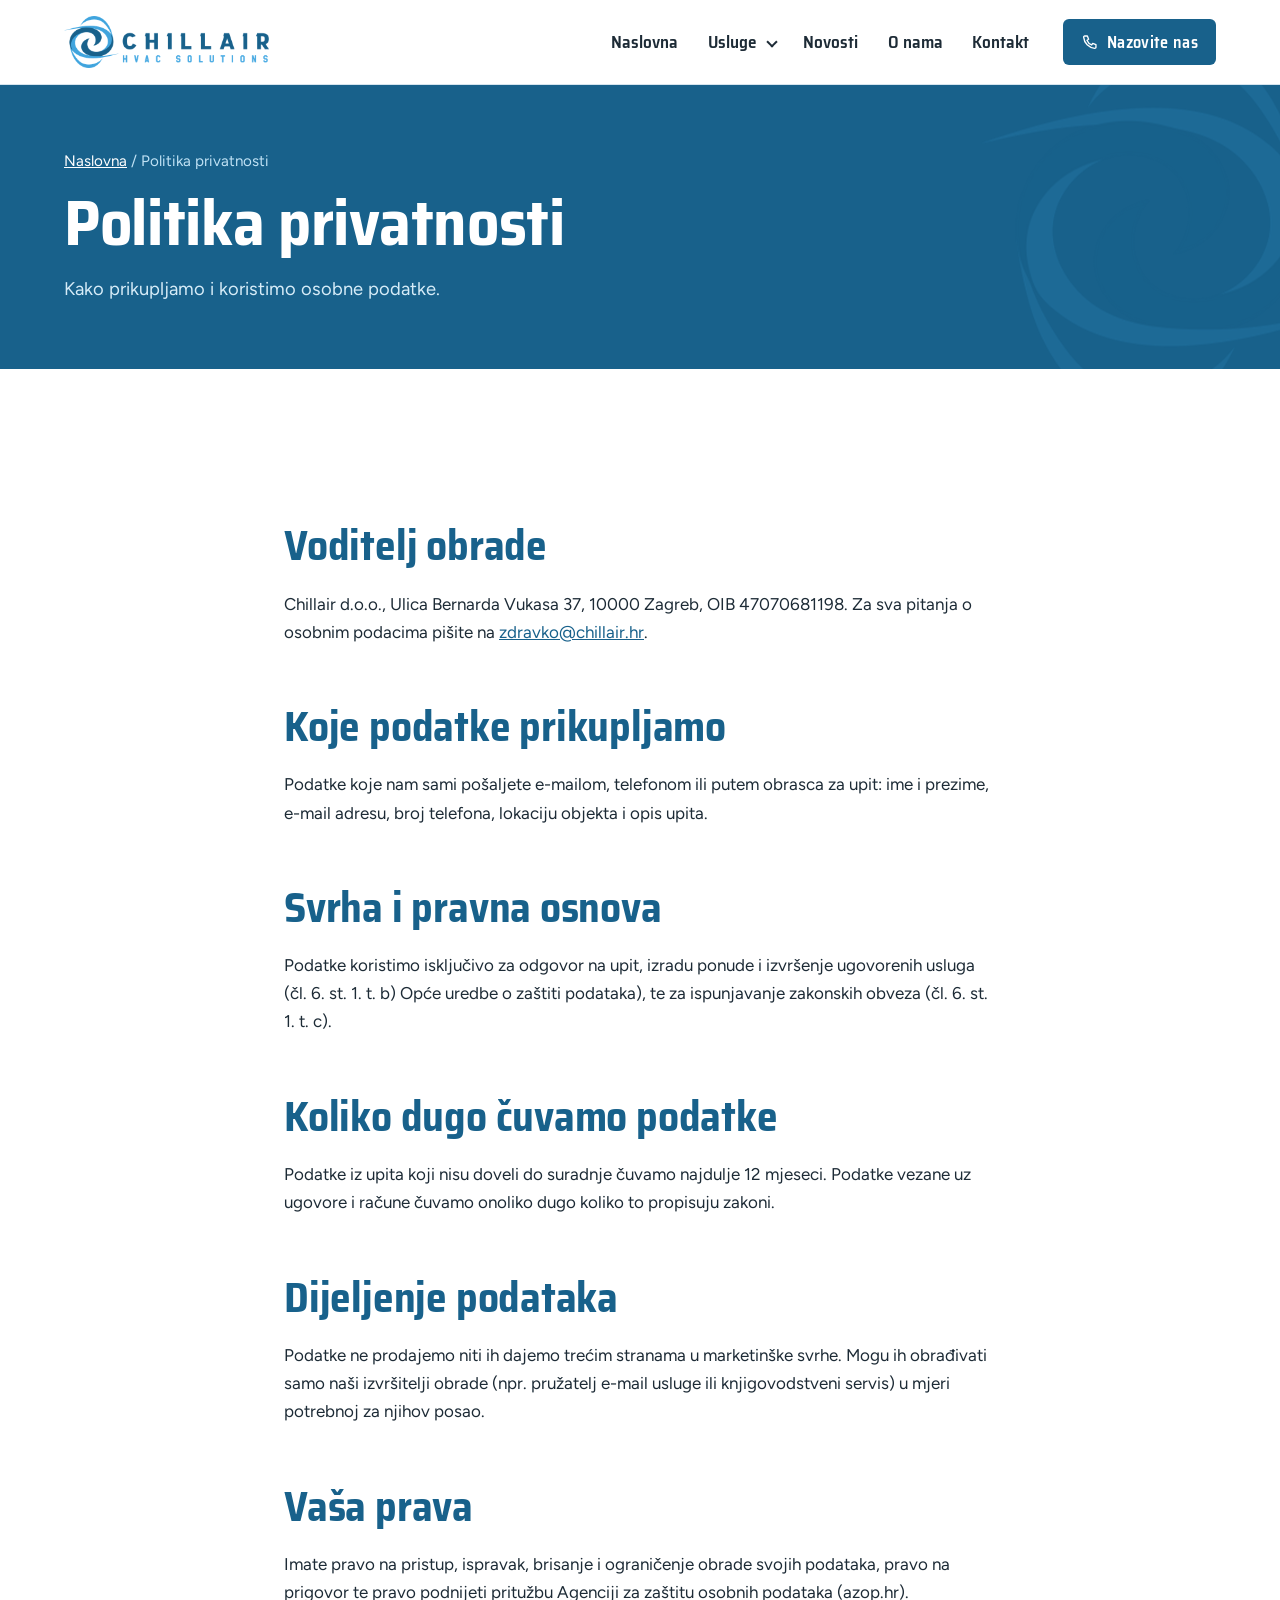
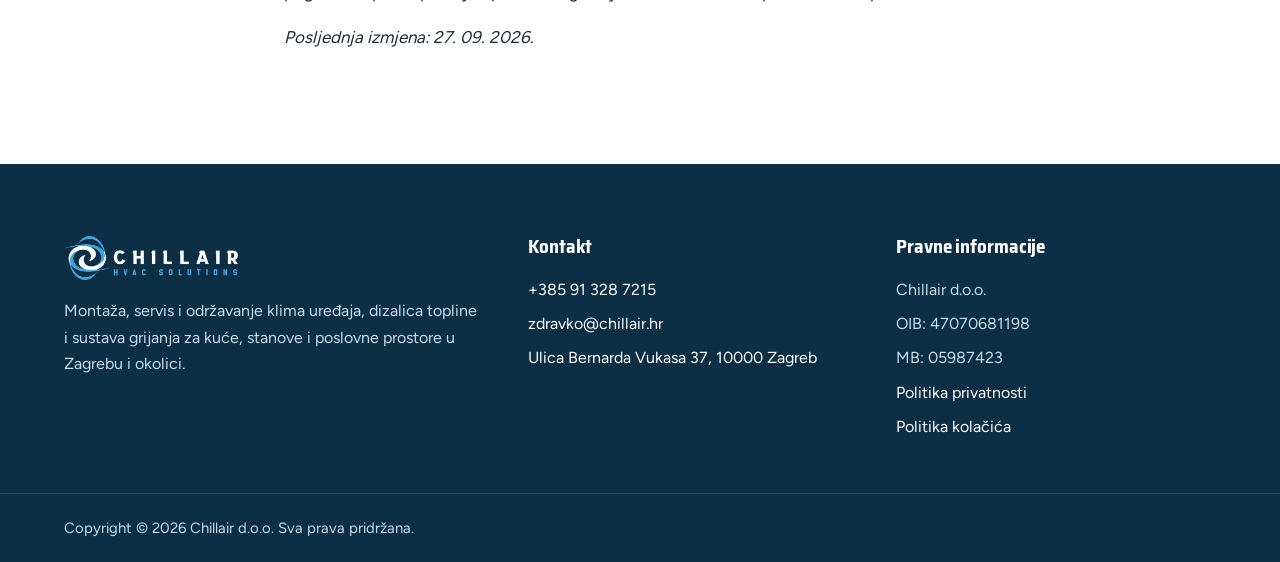
<file: politika-privatnosti.html>
<!doctype html>
<html lang="hr">
<head>
<meta charset="utf-8">
<meta name="viewport" content="width=device-width, initial-scale=1">
<title>Politika privatnosti | ChillAir</title>
<meta name="description" content="Politika privatnosti Chillair d.o.o.">
<link rel="canonical" href="https://chillair.hr/politika-privatnosti.html">
<meta property="og:type" content="website">
<meta property="og:locale" content="hr_HR">
<meta property="og:site_name" content="ChillAir">
<meta property="og:title" content="Politika privatnosti | ChillAir">
<meta property="og:description" content="Politika privatnosti Chillair d.o.o.">
<meta property="og:url" content="https://chillair.hr/politika-privatnosti.html">
<meta property="og:image" content="https://chillair.hr/assets/img/og-image.jpg">
<meta name="theme-color" content="#18618B">
<link rel="icon" type="image/png" sizes="32x32" href="assets/img/favicon-32.png">
<link rel="apple-touch-icon" href="assets/img/apple-touch-icon.png">
<link rel="preload" href="assets/fonts/saira-semi-condensed-latin-700-normal.woff2" as="font" type="font/woff2" crossorigin>
<link rel="stylesheet" href="assets/css/style.css">
</head>
<body>
<a class="skip" href="#sadrzaj">Idi na sadržaj</a>
<header class="site-header">
  <div class="wrap">
    <a class="brand" href="index.html"><img src="assets/img/chillair-logo.png" alt="ChillAir HVAC Solutions" width="640" height="162"></a>
    <button class="menu-btn" aria-controls="nav" aria-expanded="false" aria-label="Otvori izbornik"><svg viewBox="0 0 24 24" fill="none" stroke="currentColor" stroke-width="1.8" stroke-linecap="round" stroke-linejoin="round" aria-hidden="true"><path d="M4 7h16M4 12h16M4 17h16"/></svg></button>
    <nav class="nav" id="nav" aria-label="Glavna navigacija">
      <ul><li><a href="index.html">Naslovna</a></li><li class="has-sub"><a href="usluge.html">Usluge</a><ul class="sub"><li><a href="klimatizacijski-sustavi.html">Klimatizacijski sustavi</a></li><li><a href="grijanje-i-dizalice-topline.html">Grijanje i dizalice topline</a></li><li><a href="servis-i-odrzavanje.html">Servis i održavanje</a></li></ul></li><li><a href="novosti.html">Novosti</a></li><li><a href="o-nama.html">O nama</a></li><li><a href="kontakt.html">Kontakt</a></li></ul>
      <a class="btn header-call" href="tel:+385913287215"><svg viewBox="0 0 24 24" fill="none" stroke="currentColor" stroke-width="1.8" stroke-linecap="round" stroke-linejoin="round" aria-hidden="true"><path d="M5 4h3.5l1.7 4.3-2.2 1.4a11 11 0 0 0 6.3 6.3l1.4-2.2L20 15.5V19a1.5 1.5 0 0 1-1.6 1.5A16.5 16.5 0 0 1 3.5 5.6 1.5 1.5 0 0 1 5 4z"/></svg> Nazovite nas</a>
    </nav>
  </div>
</header>
<main id="sadrzaj">

<section class="page-head">
  <img class="mark" src="assets/img/chillair-znak.png" alt="" width="400" height="381">
  <div class="wrap"><div class="crumbs"><a href="index.html">Naslovna</a> / Politika privatnosti</div><h1>Politika privatnosti</h1><p>Kako prikupljamo i koristimo osobne podatke.</p></div>
</section>
<section class="section"><div class="wrap prose">
<h2>Voditelj obrade</h2>
<p>Chillair d.o.o., Ulica Bernarda Vukasa 37, 10000 Zagreb, OIB 47070681198. Za sva pitanja o osobnim podacima pišite na <a href="mailto:zdravko@chillair.hr">zdravko@chillair.hr</a>.</p>
<h2>Koje podatke prikupljamo</h2>
<p>Podatke koje nam sami pošaljete e-mailom, telefonom ili putem obrasca za upit: ime i prezime, e-mail adresu, broj telefona, lokaciju objekta i opis upita.</p>
<h2>Svrha i pravna osnova</h2>
<p>Podatke koristimo isključivo za odgovor na upit, izradu ponude i izvršenje ugovorenih usluga (čl. 6. st. 1. t. b) Opće uredbe o zaštiti podataka), te za ispunjavanje zakonskih obveza (čl. 6. st. 1. t. c).</p>
<h2>Koliko dugo čuvamo podatke</h2>
<p>Podatke iz upita koji nisu doveli do suradnje čuvamo najdulje 12 mjeseci. Podatke vezane uz ugovore i račune čuvamo onoliko dugo koliko to propisuju zakoni.</p>
<h2>Dijeljenje podataka</h2>
<p>Podatke ne prodajemo niti ih dajemo trećim stranama u marketinške svrhe. Mogu ih obrađivati samo naši izvršitelji obrade (npr. pružatelj e-mail usluge ili knjigovodstveni servis) u mjeri potrebnoj za njihov posao.</p>
<h2>Vaša prava</h2>
<p>Imate pravo na pristup, ispravak, brisanje i ograničenje obrade svojih podataka, pravo na prigovor te pravo podnijeti pritužbu Agenciji za zaštitu osobnih podataka (azop.hr).</p>
<p><em>Posljednja izmjena: 27. 09. 2026.</em></p>
</div></section>

</main>
<footer class="site-footer">
  <div class="wrap">
    <div>
      <img src="assets/img/chillair-logo-white.png" alt="ChillAir HVAC Solutions" width="640" height="162" loading="lazy">
      <p>Montaža, servis i održavanje klima uređaja, dizalica topline i sustava grijanja za kuće, stanove i poslovne prostore u Zagrebu i okolici.</p>
    </div>
    <div>
      <h4>Kontakt</h4>
      <ul>
        <li><a href="tel:+385913287215">+385 91 328 7215</a></li>
        <li><a href="mailto:zdravko@chillair.hr?subject=Upit%20s%20web%20stranice">zdravko@chillair.hr</a></li>
        <li><a href="https://www.google.com/maps/search/?api=1&query=Ulica+Bernarda+Vukasa+37+Zagreb" target="_blank" rel="noopener">Ulica Bernarda Vukasa 37, 10000 Zagreb</a></li>
      </ul>
    </div>
    <div>
      <h4>Pravne informacije</h4>
      <ul>
        <li>Chillair d.o.o.</li>
        <li>OIB: 47070681198</li>
        <li>MB: 05987423</li>
        <li><a href="politika-privatnosti.html">Politika privatnosti</a></li>
        <li><a href="politika-kolacica.html">Politika kolačića</a></li>
      </ul>
    </div>
  </div>
  <div class="footer-bottom"><div class="wrap">
    <span>Copyright © <span data-year>2026</span> Chillair d.o.o. Sva prava pridržana.</span>
  </div></div>
</footer>
<script src="assets/js/main.js" defer></script>
</body>
</html>
</file>
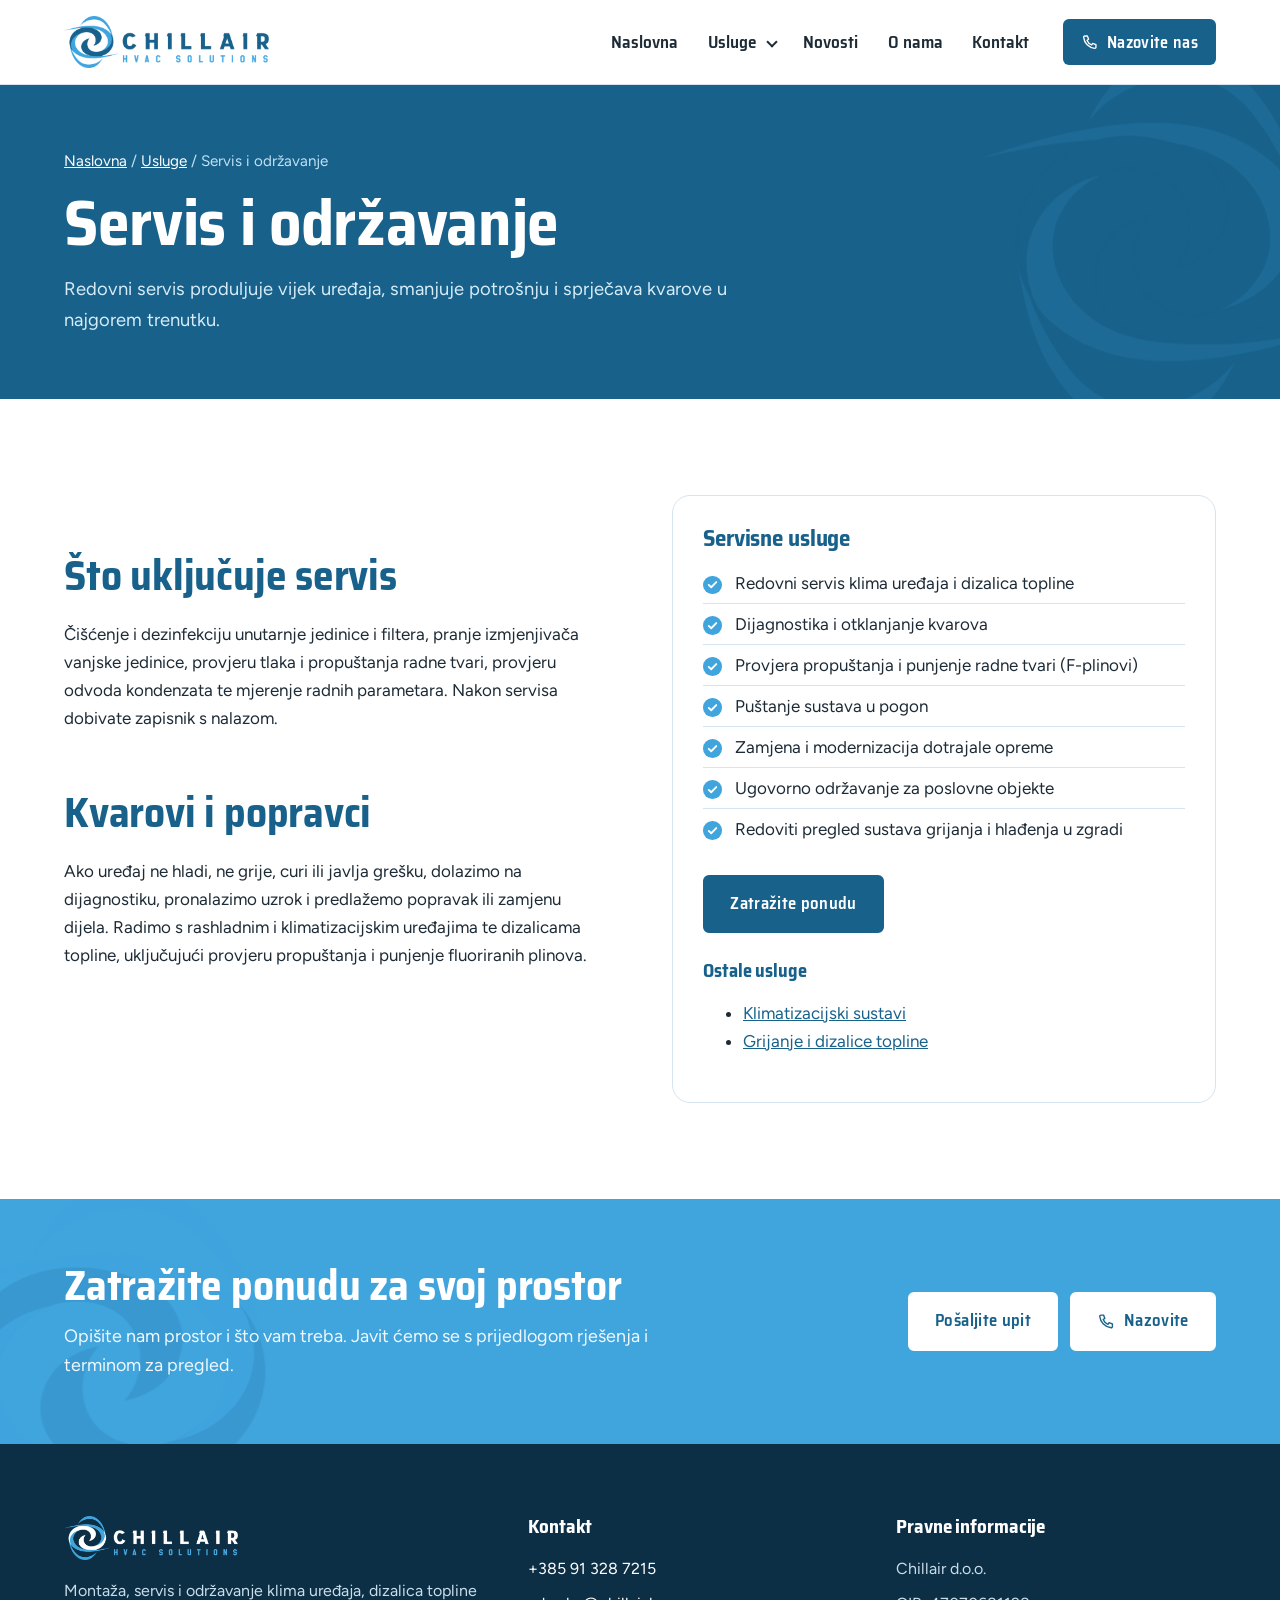
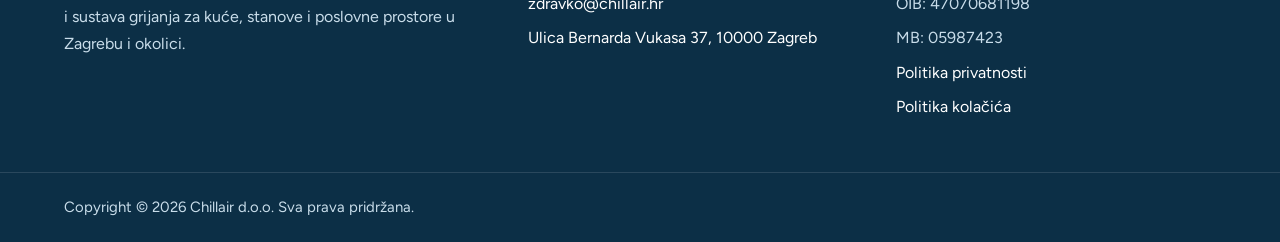
<file: servis-i-odrzavanje.html>
<!doctype html>
<html lang="hr">
<head>
<meta charset="utf-8">
<meta name="viewport" content="width=device-width, initial-scale=1">
<title>Servis i održavanje | ChillAir</title>
<meta name="description" content="Redovni servis produljuje vijek uređaja, smanjuje potrošnju i sprječava kvarove u najgorem trenutku.">
<link rel="canonical" href="https://chillair.hr/servis-i-odrzavanje.html">
<meta property="og:type" content="website">
<meta property="og:locale" content="hr_HR">
<meta property="og:site_name" content="ChillAir">
<meta property="og:title" content="Servis i održavanje | ChillAir">
<meta property="og:description" content="Redovni servis produljuje vijek uređaja, smanjuje potrošnju i sprječava kvarove u najgorem trenutku.">
<meta property="og:url" content="https://chillair.hr/servis-i-odrzavanje.html">
<meta property="og:image" content="https://chillair.hr/assets/img/og-image.jpg">
<meta name="theme-color" content="#18618B">
<link rel="icon" type="image/png" sizes="32x32" href="assets/img/favicon-32.png">
<link rel="apple-touch-icon" href="assets/img/apple-touch-icon.png">
<link rel="preload" href="assets/fonts/saira-semi-condensed-latin-700-normal.woff2" as="font" type="font/woff2" crossorigin>
<link rel="stylesheet" href="assets/css/style.css">
</head>
<body>
<a class="skip" href="#sadrzaj">Idi na sadržaj</a>
<header class="site-header">
  <div class="wrap">
    <a class="brand" href="index.html"><img src="assets/img/chillair-logo.png" alt="ChillAir HVAC Solutions" width="640" height="162"></a>
    <button class="menu-btn" aria-controls="nav" aria-expanded="false" aria-label="Otvori izbornik"><svg viewBox="0 0 24 24" fill="none" stroke="currentColor" stroke-width="1.8" stroke-linecap="round" stroke-linejoin="round" aria-hidden="true"><path d="M4 7h16M4 12h16M4 17h16"/></svg></button>
    <nav class="nav" id="nav" aria-label="Glavna navigacija">
      <ul><li><a href="index.html">Naslovna</a></li><li class="has-sub"><a href="usluge.html">Usluge</a><ul class="sub"><li><a href="klimatizacijski-sustavi.html">Klimatizacijski sustavi</a></li><li><a href="grijanje-i-dizalice-topline.html">Grijanje i dizalice topline</a></li><li><a href="servis-i-odrzavanje.html" aria-current="page">Servis i održavanje</a></li></ul></li><li><a href="novosti.html">Novosti</a></li><li><a href="o-nama.html">O nama</a></li><li><a href="kontakt.html">Kontakt</a></li></ul>
      <a class="btn header-call" href="tel:+385913287215"><svg viewBox="0 0 24 24" fill="none" stroke="currentColor" stroke-width="1.8" stroke-linecap="round" stroke-linejoin="round" aria-hidden="true"><path d="M5 4h3.5l1.7 4.3-2.2 1.4a11 11 0 0 0 6.3 6.3l1.4-2.2L20 15.5V19a1.5 1.5 0 0 1-1.6 1.5A16.5 16.5 0 0 1 3.5 5.6 1.5 1.5 0 0 1 5 4z"/></svg> Nazovite nas</a>
    </nav>
  </div>
</header>
<main id="sadrzaj">

<section class="page-head">
  <img class="mark" src="assets/img/chillair-znak.png" alt="" width="400" height="381">
  <div class="wrap"><div class="crumbs"><a href="index.html">Naslovna</a> / <a href="usluge.html">Usluge</a> / Servis i održavanje</div><h1>Servis i održavanje</h1><p>Redovni servis produljuje vijek uređaja, smanjuje potrošnju i sprječava kvarove u najgorem trenutku.</p></div>
</section>
<section class="section">
  <div class="wrap split" style="align-items:start">
    <div class="prose"><h2>Što uključuje servis</h2><p>Čišćenje i dezinfekciju unutarnje jedinice i filtera, pranje izmjenjivača vanjske jedinice, provjeru tlaka i propuštanja radne tvari, provjeru odvoda kondenzata te mjerenje radnih parametara. Nakon servisa dobivate zapisnik s nalazom.</p><h2>Kvarovi i popravci</h2><p>Ako uređaj ne hladi, ne grije, curi ili javlja grešku, dolazimo na dijagnostiku, pronalazimo uzrok i predlažemo popravak ili zamjenu dijela. Radimo s rashladnim i klimatizacijskim uređajima te dizalicama topline, uključujući provjeru propuštanja i punjenje fluoriranih plinova.</p></div>
    <aside class="panel">
      <h3>Servisne usluge</h3>
      <ul class="ticks"><li>Redovni servis klima uređaja i dizalica topline</li><li>Dijagnostika i otklanjanje kvarova</li><li>Provjera propuštanja i punjenje radne tvari (F-plinovi)</li><li>Puštanje sustava u pogon</li><li>Zamjena i modernizacija dotrajale opreme</li><li>Ugovorno održavanje za poslovne objekte</li><li>Redoviti pregled sustava grijanja i hlađenja u zgradi</li></ul>
      <a class="btn" href="kontakt.html">Zatražite ponudu</a>
      <h4 style="margin-top:28px">Ostale usluge</h4>
      <ul><li><a href="klimatizacijski-sustavi.html">Klimatizacijski sustavi</a></li><li><a href="grijanje-i-dizalice-topline.html">Grijanje i dizalice topline</a></li></ul>
    </aside>
  </div>
</section>
<section class="cta">
  <img class="mark" src="assets/img/chillair-znak.png" alt="" width="400" height="381" loading="lazy">
  <div class="wrap">
    <div>
      <h2>Zatražite ponudu za svoj prostor</h2>
      <p>Opišite nam prostor i što vam treba. Javit ćemo se s prijedlogom rješenja i terminom za pregled.</p>
    </div>
    <div class="cta-actions">
      <a class="btn btn--light" href="kontakt.html">Pošaljite upit</a>
      <a class="btn btn--light" href="tel:+385913287215"><svg viewBox="0 0 24 24" fill="none" stroke="currentColor" stroke-width="1.8" stroke-linecap="round" stroke-linejoin="round" aria-hidden="true"><path d="M5 4h3.5l1.7 4.3-2.2 1.4a11 11 0 0 0 6.3 6.3l1.4-2.2L20 15.5V19a1.5 1.5 0 0 1-1.6 1.5A16.5 16.5 0 0 1 3.5 5.6 1.5 1.5 0 0 1 5 4z"/></svg> Nazovite</a>
    </div>
  </div>
</section>

</main>
<footer class="site-footer">
  <div class="wrap">
    <div>
      <img src="assets/img/chillair-logo-white.png" alt="ChillAir HVAC Solutions" width="640" height="162" loading="lazy">
      <p>Montaža, servis i održavanje klima uređaja, dizalica topline i sustava grijanja za kuće, stanove i poslovne prostore u Zagrebu i okolici.</p>
    </div>
    <div>
      <h4>Kontakt</h4>
      <ul>
        <li><a href="tel:+385913287215">+385 91 328 7215</a></li>
        <li><a href="mailto:zdravko@chillair.hr?subject=Upit%20s%20web%20stranice">zdravko@chillair.hr</a></li>
        <li><a href="https://www.google.com/maps/search/?api=1&query=Ulica+Bernarda+Vukasa+37+Zagreb" target="_blank" rel="noopener">Ulica Bernarda Vukasa 37, 10000 Zagreb</a></li>
      </ul>
    </div>
    <div>
      <h4>Pravne informacije</h4>
      <ul>
        <li>Chillair d.o.o.</li>
        <li>OIB: 47070681198</li>
        <li>MB: 05987423</li>
        <li><a href="politika-privatnosti.html">Politika privatnosti</a></li>
        <li><a href="politika-kolacica.html">Politika kolačića</a></li>
      </ul>
    </div>
  </div>
  <div class="footer-bottom"><div class="wrap">
    <span>Copyright © <span data-year>2026</span> Chillair d.o.o. Sva prava pridržana.</span>
  </div></div>
</footer>
<script src="assets/js/main.js" defer></script>
</body>
</html>
</file>
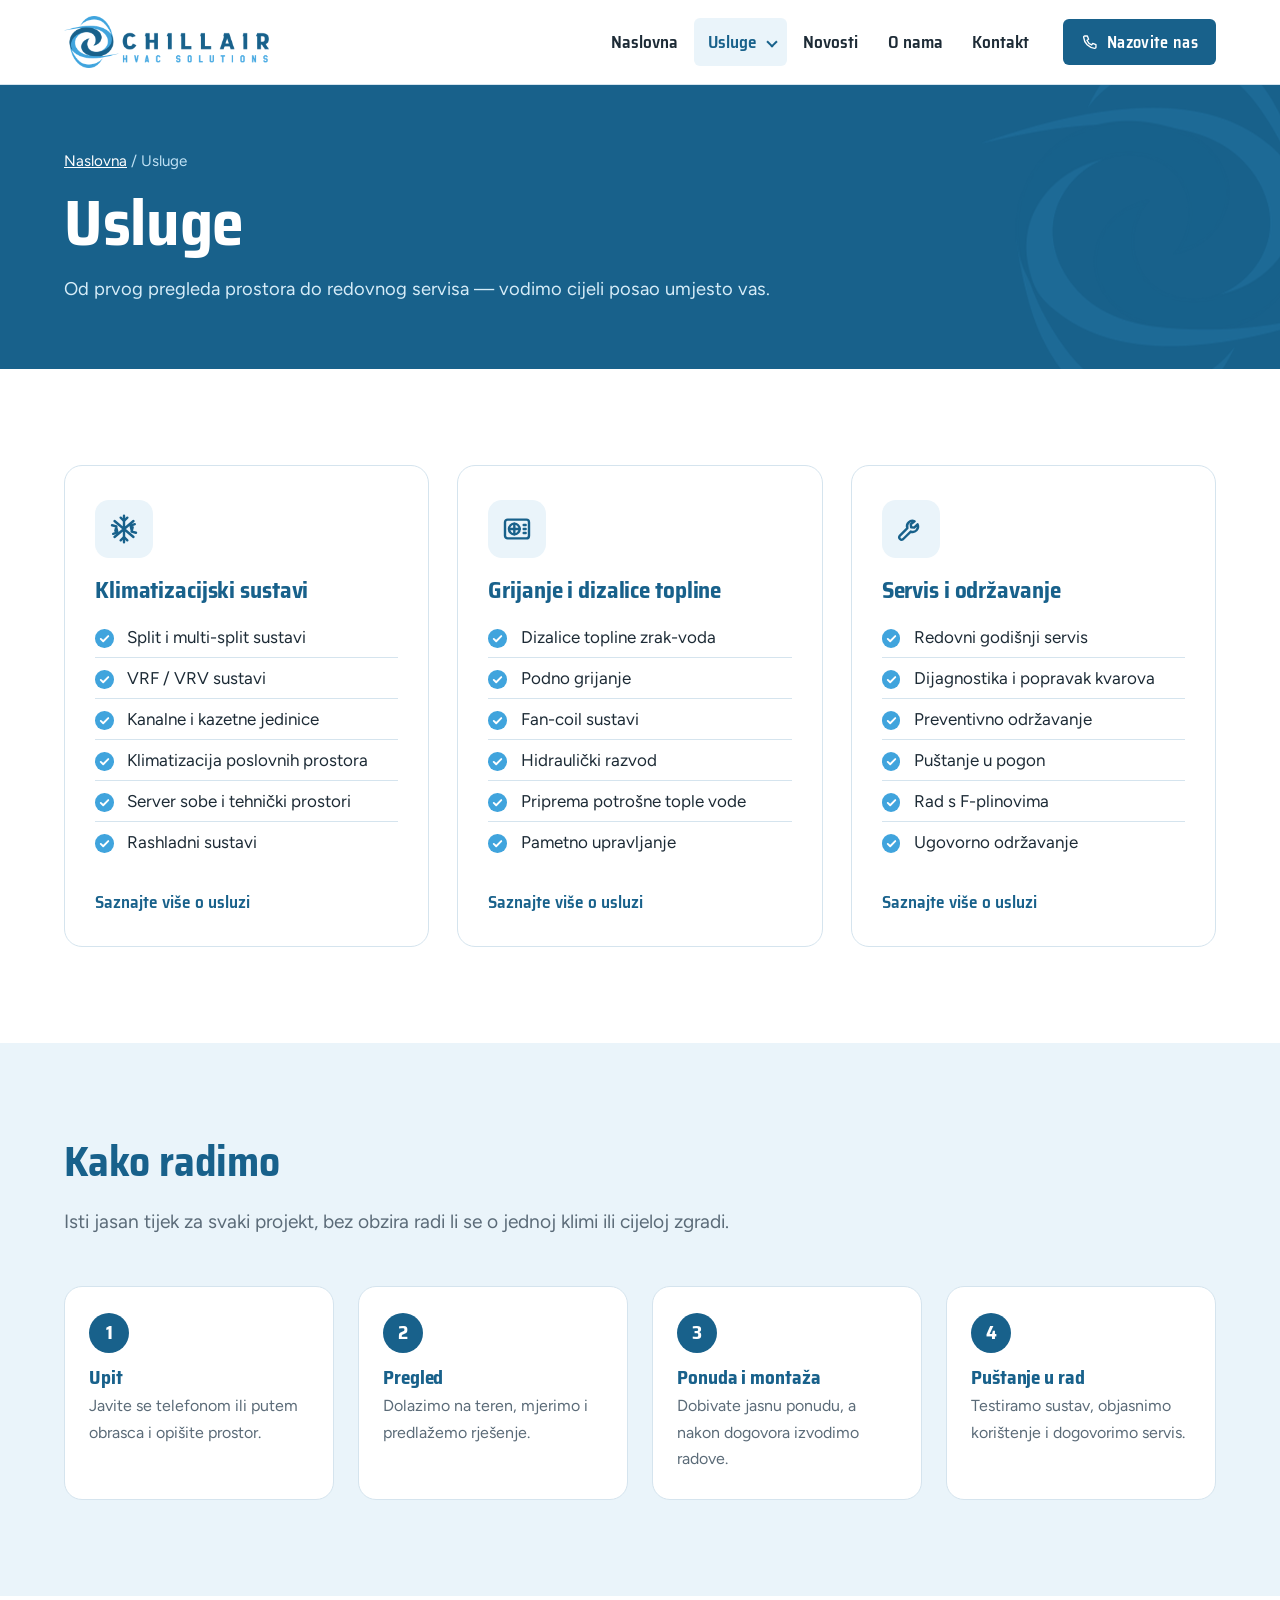
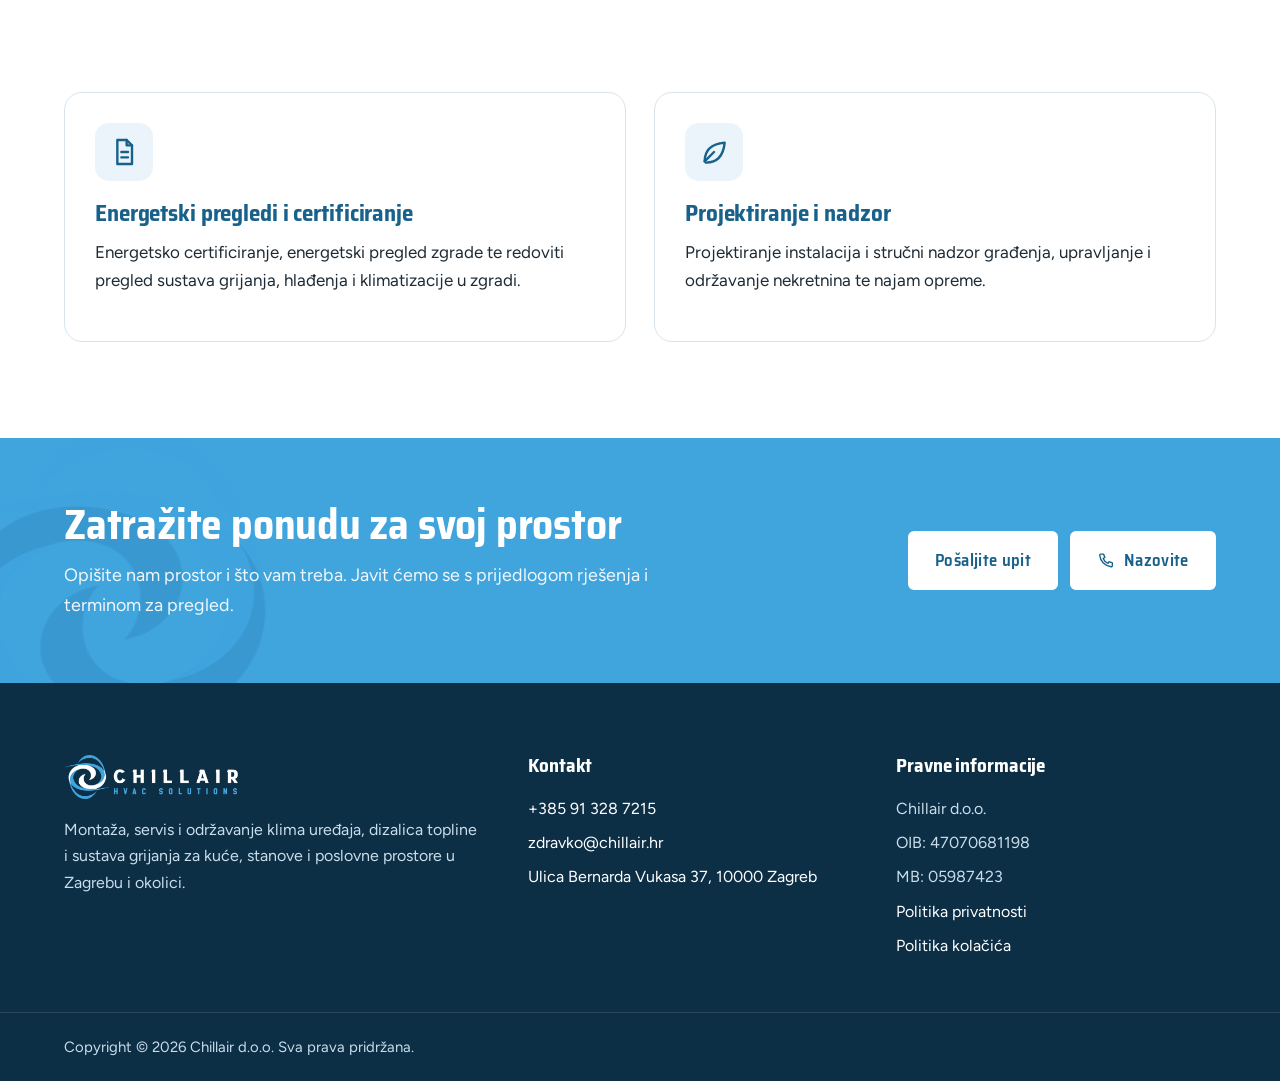
<file: usluge.html>
<!doctype html>
<html lang="hr">
<head>
<meta charset="utf-8">
<meta name="viewport" content="width=device-width, initial-scale=1">
<title>Usluge | ChillAir</title>
<meta name="description" content="Klimatizacijski sustavi, grijanje i dizalice topline te servis i održavanje — sve usluge ChillAir d.o.o. na jednom mjestu.">
<link rel="canonical" href="https://chillair.hr/usluge.html">
<meta property="og:type" content="website">
<meta property="og:locale" content="hr_HR">
<meta property="og:site_name" content="ChillAir">
<meta property="og:title" content="Usluge | ChillAir">
<meta property="og:description" content="Klimatizacijski sustavi, grijanje i dizalice topline te servis i održavanje — sve usluge ChillAir d.o.o. na jednom mjestu.">
<meta property="og:url" content="https://chillair.hr/usluge.html">
<meta property="og:image" content="https://chillair.hr/assets/img/og-image.jpg">
<meta name="theme-color" content="#18618B">
<link rel="icon" type="image/png" sizes="32x32" href="assets/img/favicon-32.png">
<link rel="apple-touch-icon" href="assets/img/apple-touch-icon.png">
<link rel="preload" href="assets/fonts/saira-semi-condensed-latin-700-normal.woff2" as="font" type="font/woff2" crossorigin>
<link rel="stylesheet" href="assets/css/style.css">
</head>
<body>
<a class="skip" href="#sadrzaj">Idi na sadržaj</a>
<header class="site-header">
  <div class="wrap">
    <a class="brand" href="index.html"><img src="assets/img/chillair-logo.png" alt="ChillAir HVAC Solutions" width="640" height="162"></a>
    <button class="menu-btn" aria-controls="nav" aria-expanded="false" aria-label="Otvori izbornik"><svg viewBox="0 0 24 24" fill="none" stroke="currentColor" stroke-width="1.8" stroke-linecap="round" stroke-linejoin="round" aria-hidden="true"><path d="M4 7h16M4 12h16M4 17h16"/></svg></button>
    <nav class="nav" id="nav" aria-label="Glavna navigacija">
      <ul><li><a href="index.html">Naslovna</a></li><li class="has-sub"><a href="usluge.html" aria-current="page">Usluge</a><ul class="sub"><li><a href="klimatizacijski-sustavi.html">Klimatizacijski sustavi</a></li><li><a href="grijanje-i-dizalice-topline.html">Grijanje i dizalice topline</a></li><li><a href="servis-i-odrzavanje.html">Servis i održavanje</a></li></ul></li><li><a href="novosti.html">Novosti</a></li><li><a href="o-nama.html">O nama</a></li><li><a href="kontakt.html">Kontakt</a></li></ul>
      <a class="btn header-call" href="tel:+385913287215"><svg viewBox="0 0 24 24" fill="none" stroke="currentColor" stroke-width="1.8" stroke-linecap="round" stroke-linejoin="round" aria-hidden="true"><path d="M5 4h3.5l1.7 4.3-2.2 1.4a11 11 0 0 0 6.3 6.3l1.4-2.2L20 15.5V19a1.5 1.5 0 0 1-1.6 1.5A16.5 16.5 0 0 1 3.5 5.6 1.5 1.5 0 0 1 5 4z"/></svg> Nazovite nas</a>
    </nav>
  </div>
</header>
<main id="sadrzaj">

<section class="page-head">
  <img class="mark" src="assets/img/chillair-znak.png" alt="" width="400" height="381">
  <div class="wrap"><div class="crumbs"><a href="index.html">Naslovna</a> / Usluge</div><h1>Usluge</h1><p>Od prvog pregleda prostora do redovnog servisa — vodimo cijeli posao umjesto vas.</p></div>
</section>
<section class="section">
  <div class="wrap"><div class="services"><article class="service">
  <div class="service-icon"><svg viewBox="0 0 24 24" fill="none" stroke="currentColor" stroke-width="1.8" stroke-linecap="round" stroke-linejoin="round" aria-hidden="true"><path d="M12 2v20M4.9 6l14.2 12M19.1 6L4.9 18"/><path d="M9.5 3.5L12 6l2.5-2.5M9.5 20.5L12 18l2.5 2.5M3 9.2l3.3.9-.8 3.3M21 14.8l-3.3-.9.8-3.3M3.9 15.6l3.2-1-.8-3.3M20.1 8.4l-3.2 1 .8 3.3"/></svg></div>
  <h3>Klimatizacijski sustavi</h3>
  <ul class="ticks"><li>Split i multi-split sustavi</li><li>VRF / VRV sustavi</li><li>Kanalne i kazetne jedinice</li><li>Klimatizacija poslovnih prostora</li><li>Server sobe i tehnički prostori</li><li>Rashladni sustavi</li></ul>
  <a class="more" href="klimatizacijski-sustavi.html">Saznajte više o usluzi</a>
</article><article class="service">
  <div class="service-icon"><svg viewBox="0 0 24 24" fill="none" stroke="currentColor" stroke-width="1.8" stroke-linecap="round" stroke-linejoin="round" aria-hidden="true"><rect x="3" y="5" width="18" height="14" rx="2"/><circle cx="10" cy="12" r="4"/><path d="M10 8v8M6 12h8M17 9h1.5M17 12h1.5M17 15h1.5"/></svg></div>
  <h3>Grijanje i dizalice topline</h3>
  <ul class="ticks"><li>Dizalice topline zrak-voda</li><li>Podno grijanje</li><li>Fan-coil sustavi</li><li>Hidraulički razvod</li><li>Priprema potrošne tople vode</li><li>Pametno upravljanje</li></ul>
  <a class="more" href="grijanje-i-dizalice-topline.html">Saznajte više o usluzi</a>
</article><article class="service">
  <div class="service-icon"><svg viewBox="0 0 24 24" fill="none" stroke="currentColor" stroke-width="1.8" stroke-linecap="round" stroke-linejoin="round" aria-hidden="true"><path d="M14.7 6.3a4 4 0 0 0-5.4 5.1L3.5 17.2a1.8 1.8 0 0 0 2.5 2.5l5.8-5.8a4 4 0 0 0 5.1-5.4l-2.5 2.5-2.3-.3-.3-2.3 2.9-2.1z"/></svg></div>
  <h3>Servis i održavanje</h3>
  <ul class="ticks"><li>Redovni godišnji servis</li><li>Dijagnostika i popravak kvarova</li><li>Preventivno održavanje</li><li>Puštanje u pogon</li><li>Rad s F-plinovima</li><li>Ugovorno održavanje</li></ul>
  <a class="more" href="servis-i-odrzavanje.html">Saznajte više o usluzi</a>
</article></div></div>
</section>
<section class="section section--ice">
  <div class="wrap">
    <div class="section-head"><h2>Kako radimo</h2><p class="lead">Isti jasan tijek za svaki projekt, bez obzira radi li se o jednoj klimi ili cijeloj zgradi.</p></div>
    <ol class="steps">
      <li><h3>Upit</h3><p>Javite se telefonom ili putem obrasca i opišite prostor.</p></li>
      <li><h3>Pregled</h3><p>Dolazimo na teren, mjerimo i predlažemo rješenje.</p></li>
      <li><h3>Ponuda i montaža</h3><p>Dobivate jasnu ponudu, a nakon dogovora izvodimo radove.</p></li>
      <li><h3>Puštanje u rad</h3><p>Testiramo sustav, objasnimo korištenje i dogovorimo servis.</p></li>
    </ol>
  </div>
</section>
<section class="section">
  <div class="wrap grid-2">
    <div class="panel"><div class="service-icon"><svg viewBox="0 0 24 24" fill="none" stroke="currentColor" stroke-width="1.8" stroke-linecap="round" stroke-linejoin="round" aria-hidden="true"><path d="M7 3h7l4 4v14H7z"/><path d="M14 3v4h4M10 12h5M10 16h5"/></svg></div><h3>Energetski pregledi i certificiranje</h3><p>Energetsko certificiranje, energetski pregled zgrade te redoviti pregled sustava grijanja, hlađenja i klimatizacije u zgradi.</p></div>
    <div class="panel"><div class="service-icon"><svg viewBox="0 0 24 24" fill="none" stroke="currentColor" stroke-width="1.8" stroke-linecap="round" stroke-linejoin="round" aria-hidden="true"><path d="M5 19c0-8 5-13 15-14-1 10-6 15-14 15"/><path d="M5 19l7-7"/></svg></div><h3>Projektiranje i nadzor</h3><p>Projektiranje instalacija i stručni nadzor građenja, upravljanje i održavanje nekretnina te najam opreme.</p></div>
  </div>
</section>
<section class="cta">
  <img class="mark" src="assets/img/chillair-znak.png" alt="" width="400" height="381" loading="lazy">
  <div class="wrap">
    <div>
      <h2>Zatražite ponudu za svoj prostor</h2>
      <p>Opišite nam prostor i što vam treba. Javit ćemo se s prijedlogom rješenja i terminom za pregled.</p>
    </div>
    <div class="cta-actions">
      <a class="btn btn--light" href="kontakt.html">Pošaljite upit</a>
      <a class="btn btn--light" href="tel:+385913287215"><svg viewBox="0 0 24 24" fill="none" stroke="currentColor" stroke-width="1.8" stroke-linecap="round" stroke-linejoin="round" aria-hidden="true"><path d="M5 4h3.5l1.7 4.3-2.2 1.4a11 11 0 0 0 6.3 6.3l1.4-2.2L20 15.5V19a1.5 1.5 0 0 1-1.6 1.5A16.5 16.5 0 0 1 3.5 5.6 1.5 1.5 0 0 1 5 4z"/></svg> Nazovite</a>
    </div>
  </div>
</section>

</main>
<footer class="site-footer">
  <div class="wrap">
    <div>
      <img src="assets/img/chillair-logo-white.png" alt="ChillAir HVAC Solutions" width="640" height="162" loading="lazy">
      <p>Montaža, servis i održavanje klima uređaja, dizalica topline i sustava grijanja za kuće, stanove i poslovne prostore u Zagrebu i okolici.</p>
    </div>
    <div>
      <h4>Kontakt</h4>
      <ul>
        <li><a href="tel:+385913287215">+385 91 328 7215</a></li>
        <li><a href="mailto:zdravko@chillair.hr?subject=Upit%20s%20web%20stranice">zdravko@chillair.hr</a></li>
        <li><a href="https://www.google.com/maps/search/?api=1&query=Ulica+Bernarda+Vukasa+37+Zagreb" target="_blank" rel="noopener">Ulica Bernarda Vukasa 37, 10000 Zagreb</a></li>
      </ul>
    </div>
    <div>
      <h4>Pravne informacije</h4>
      <ul>
        <li>Chillair d.o.o.</li>
        <li>OIB: 47070681198</li>
        <li>MB: 05987423</li>
        <li><a href="politika-privatnosti.html">Politika privatnosti</a></li>
        <li><a href="politika-kolacica.html">Politika kolačića</a></li>
      </ul>
    </div>
  </div>
  <div class="footer-bottom"><div class="wrap">
    <span>Copyright © <span data-year>2026</span> Chillair d.o.o. Sva prava pridržana.</span>
  </div></div>
</footer>
<script src="assets/js/main.js" defer></script>
</body>
</html>
</file>
<file: assets/css/style.css>
/* ChillAir d.o.o. — stilovi */
@font-face{font-family:"Saira SC";src:url(../fonts/saira-semi-condensed-latin-ext-600-normal.woff2) format("woff2");font-weight:600;font-display:swap;unicode-range:U+0100-02AF,U+1E00-1EFF,U+2020,U+20A0-20AB,U+20AD-20C0,U+2113,U+2C60-2C7F,U+A720-A7FF}
@font-face{font-family:"Saira SC";src:url(../fonts/saira-semi-condensed-latin-600-normal.woff2) format("woff2");font-weight:600;font-display:swap;unicode-range:U+0000-00FF,U+0131,U+0152-0153,U+02BB-02BC,U+02C6,U+02DA,U+02DC,U+2000-206F,U+20AC,U+2122,U+2191,U+2193,U+2212,U+2215,U+FEFF,U+FFFD}
@font-face{font-family:"Saira SC";src:url(../fonts/saira-semi-condensed-latin-ext-700-normal.woff2) format("woff2");font-weight:700;font-display:swap;unicode-range:U+0100-02AF,U+1E00-1EFF,U+2020,U+20A0-20AB,U+20AD-20C0,U+2113,U+2C60-2C7F,U+A720-A7FF}
@font-face{font-family:"Saira SC";src:url(../fonts/saira-semi-condensed-latin-700-normal.woff2) format("woff2");font-weight:700;font-display:swap;unicode-range:U+0000-00FF,U+0131,U+0152-0153,U+02BB-02BC,U+02C6,U+02DA,U+02DC,U+2000-206F,U+20AC,U+2122,U+2191,U+2193,U+2212,U+2215,U+FEFF,U+FFFD}
@font-face{font-family:"Figtree";src:url(../fonts/figtree-latin-ext-400-normal.woff2) format("woff2");font-weight:400;font-display:swap;unicode-range:U+0100-02AF,U+1E00-1EFF,U+2020,U+20A0-20AB,U+20AD-20C0,U+2113,U+2C60-2C7F,U+A720-A7FF}
@font-face{font-family:"Figtree";src:url(../fonts/figtree-latin-400-normal.woff2) format("woff2");font-weight:400;font-display:swap;unicode-range:U+0000-00FF,U+0131,U+0152-0153,U+02BB-02BC,U+02C6,U+02DA,U+02DC,U+2000-206F,U+20AC,U+2122,U+2191,U+2193,U+2212,U+2215,U+FEFF,U+FFFD}
@font-face{font-family:"Figtree";src:url(../fonts/figtree-latin-ext-500-normal.woff2) format("woff2");font-weight:500;font-display:swap;unicode-range:U+0100-02AF,U+1E00-1EFF,U+2020,U+20A0-20AB,U+20AD-20C0,U+2113,U+2C60-2C7F,U+A720-A7FF}
@font-face{font-family:"Figtree";src:url(../fonts/figtree-latin-500-normal.woff2) format("woff2");font-weight:500;font-display:swap;unicode-range:U+0000-00FF,U+0131,U+0152-0153,U+02BB-02BC,U+02C6,U+02DA,U+02DC,U+2000-206F,U+20AC,U+2122,U+2191,U+2193,U+2212,U+2215,U+FEFF,U+FFFD}
@font-face{font-family:"Figtree";src:url(../fonts/figtree-latin-ext-600-normal.woff2) format("woff2");font-weight:600;font-display:swap;unicode-range:U+0100-02AF,U+1E00-1EFF,U+2020,U+20A0-20AB,U+20AD-20C0,U+2113,U+2C60-2C7F,U+A720-A7FF}
@font-face{font-family:"Figtree";src:url(../fonts/figtree-latin-600-normal.woff2) format("woff2");font-weight:600;font-display:swap;unicode-range:U+0000-00FF,U+0131,U+0152-0153,U+02BB-02BC,U+02C6,U+02DA,U+02DC,U+2000-206F,U+20AC,U+2122,U+2191,U+2193,U+2212,U+2215,U+FEFF,U+FFFD}

:root{
  --navy:#18618B;      /* iz logotipa: CHILLAIR */
  --sky:#40A4DD;       /* iz logotipa: HVAC SOLUTIONS */
  --ink:#0C2F46;       /* tamna pozadina podnožja */
  --text:#1D2B36;
  --muted:#5B6B78;
  --ice:#EAF4FA;       /* svijetla pozadina sekcija */
  --line:#D5E4EE;
  --white:#fff;
  --head:"Saira SC","Arial Narrow",Arial,sans-serif;
  --body:"Figtree",system-ui,-apple-system,"Segoe UI",sans-serif;
  --wrap:1200px;
  --r-sm:6px; --r-lg:18px;
}
*,*::before,*::after{box-sizing:border-box}
html{scroll-behavior:smooth;-webkit-text-size-adjust:100%}
body{margin:0;font-family:var(--body);font-size:1.0625rem;line-height:1.65;color:var(--text);background:var(--white)}
img,svg{max-width:100%;display:block}
a{color:var(--navy)}
a:hover{color:var(--sky)}
:focus-visible{outline:3px solid var(--sky);outline-offset:3px;border-radius:4px}
h1,h2,h3,h4{font-family:var(--head);font-weight:700;line-height:1.1;color:var(--navy);margin:0 0 .5em;letter-spacing:-.005em}
h1{font-size:clamp(2.3rem,5.2vw,4rem)}
h2{font-size:clamp(1.8rem,3.4vw,2.6rem)}
h3{font-size:1.45rem}
h4{font-size:1.15rem}
p{margin:0 0 1em}
.wrap{max-width:var(--wrap);margin:0 auto;padding:0 24px}
.skip{position:absolute;left:-9999px;top:0;background:var(--navy);color:#fff;padding:10px 16px;z-index:100}
.skip:focus{left:12px;top:12px}
.lead{font-size:1.2rem;color:var(--muted);max-width:60ch}
.kicker{font-family:var(--head);font-weight:600;font-size:1.05rem;color:var(--sky);margin:0 0 .4em;display:block}

/* gumbi */
.btn{display:inline-flex;align-items:center;gap:.5em;font-family:var(--head);font-weight:600;font-size:1.05rem;letter-spacing:.02em;text-decoration:none;padding:.8em 1.5em;border-radius:var(--r-sm);border:2px solid var(--navy);background:var(--navy);color:#fff;cursor:pointer;transition:background .2s,border-color .2s,color .2s}
.btn:hover{background:var(--sky);border-color:var(--sky);color:#fff}
.btn--ghost{background:transparent;color:var(--navy)}
.btn--ghost:hover{background:var(--navy);border-color:var(--navy)}
.btn--light{background:#fff;border-color:#fff;color:var(--navy)}
.btn--light:hover{background:var(--sky);border-color:var(--sky);color:#fff}
.btn svg{width:1.1em;height:1.1em}

/* zaglavlje */
.site-header{position:sticky;top:0;z-index:50;background:rgba(255,255,255,.96);backdrop-filter:saturate(1.4) blur(8px);border-bottom:1px solid var(--line)}
.site-header .wrap{display:flex;align-items:center;justify-content:space-between;gap:24px;min-height:84px}
.brand img{height:52px;width:auto}
@media (max-width:480px){.brand img{height:40px}}
.nav{display:flex;align-items:center;gap:6px}
.nav>ul{list-style:none;display:flex;gap:2px;margin:0;padding:0}
.nav li{position:relative}
.nav a,.nav .sub-toggle{display:block;font-family:var(--head);font-weight:600;font-size:1.08rem;color:var(--text);text-decoration:none;padding:.55em .8em;border-radius:var(--r-sm);background:none;border:0;cursor:pointer}
.nav a:hover,.nav .sub-toggle:hover,.nav a[aria-current="page"]{color:var(--navy);background:var(--ice)}
.nav .has-sub>a::after{content:"";display:inline-block;width:.45em;height:.45em;border-right:2px solid currentColor;border-bottom:2px solid currentColor;transform:rotate(45deg) translateY(-3px);margin-left:.5em}
.nav .sub{list-style:none;margin:0;padding:8px;position:absolute;left:0;top:100%;min-width:260px;background:#fff;border:1px solid var(--line);border-radius:10px;box-shadow:0 18px 40px -18px rgba(12,47,70,.35);opacity:0;visibility:hidden;transform:translateY(6px);transition:opacity .15s,transform .15s,visibility .15s}
.nav .has-sub:hover .sub,.nav .has-sub:focus-within .sub{opacity:1;visibility:visible;transform:none}
.nav .sub a{font-family:var(--body);font-weight:500;font-size:1rem}
.nav .header-call{display:inline-flex;margin-left:14px;padding:.6em 1.1em;color:#fff;background:var(--navy);font-size:1.02rem}
.nav .header-call:hover{color:#fff;background:var(--sky)}
.menu-btn{display:none;background:none;border:0;padding:10px;cursor:pointer;color:var(--navy)}
.menu-btn svg{width:30px;height:30px}

@media (max-width:1020px){
  .menu-btn{display:block}
  .nav{position:fixed;inset:84px 0 0 0;background:#fff;flex-direction:column;align-items:stretch;padding:20px 24px 40px;overflow:auto;transform:translateX(100%);transition:transform .25s;border-top:1px solid var(--line)}
  .nav.open{transform:none}
  .nav>ul{flex-direction:column}
  .nav a{font-size:1.3rem;padding:.6em .4em}
  .nav .has-sub>a::after{display:none}
  .nav .sub{position:static;opacity:1;visibility:visible;transform:none;border:0;box-shadow:none;padding:0 0 0 18px;min-width:0}
  .nav .sub a{font-size:1.1rem}
  .nav .header-call{margin:18px 0 0;justify-content:center;font-size:1.15rem}
}

/* hero */
.hero{position:relative;overflow:hidden;background:linear-gradient(180deg,#fff 0%,var(--ice) 100%)}
.hero .wrap{display:grid;grid-template-columns:1.1fr 1fr;gap:48px;align-items:center;padding-top:64px;padding-bottom:72px}
.hero h1{margin-bottom:.35em}
.hero .lead{margin-bottom:1.8em}
.hero-actions{display:flex;flex-wrap:wrap;gap:12px}
.hero-art{position:relative;aspect-ratio:1/1;max-width:540px;justify-self:center;width:100%}
.hero-art::before{content:"";position:absolute;inset:4%;border-radius:50%;background:radial-gradient(circle,#fff 0%,#fff 55%,rgba(255,255,255,0) 72%)}
.hero-art .swirl{position:absolute;inset:10%;width:80%;height:auto;animation:spin 80s linear infinite}
@keyframes spin{to{transform:rotate(360deg)}}
@media (prefers-reduced-motion:reduce){.hero-art .swirl{animation:none}html{scroll-behavior:auto}}
@media (max-width:880px){.hero .wrap{grid-template-columns:1fr;padding-top:48px;padding-bottom:56px}.hero-art{max-width:380px}}

/* podstranica zaglavlje */
.page-head{background:var(--navy);color:#fff;position:relative;overflow:hidden}
.page-head .wrap{padding-top:64px;padding-bottom:64px;position:relative;z-index:1}
.page-head h1{color:#fff;margin-bottom:.25em}
.page-head p{color:#D6ECF8;max-width:62ch;font-size:1.15rem;margin:0}
.page-head .crumbs{font-size:.95rem;margin-bottom:14px;color:#BFE1F4}
.page-head .crumbs a{color:#fff}
.page-head .mark{position:absolute;right:-60px;top:50%;width:360px;transform:translateY(-50%);opacity:.14}

/* sekcije */
.section{padding:96px 0}
.section--ice{background:var(--ice)}
.section-head{max-width:720px;margin-bottom:48px}
.section-head--center{margin-left:auto;margin-right:auto;text-align:center}
.section-head--center .lead{margin-left:auto;margin-right:auto}
@media (max-width:700px){.section{padding:64px 0}}

/* usluge */
.services{display:grid;grid-template-columns:repeat(3,1fr);gap:28px}
.service{background:#fff;border:1px solid var(--line);border-radius:var(--r-lg);padding:34px 30px 30px;display:flex;flex-direction:column}
.service-icon{width:58px;height:58px;border-radius:14px;background:var(--ice);color:var(--navy);display:grid;place-items:center;margin-bottom:20px}
.service-icon svg{width:32px;height:32px}
.service h3{margin-bottom:.6em}
.ticks{list-style:none;margin:0 0 26px;padding:0}
.ticks li{position:relative;padding:.35em 0 .35em 1.9em;border-bottom:1px solid var(--line)}
.ticks li:last-child{border-bottom:0}
.ticks li::before{content:"";position:absolute;left:0;top:.72em;width:1.1em;height:1.1em;border-radius:50%;background:var(--sky) url("data:image/svg+xml,%3Csvg xmlns='http://www.w3.org/2000/svg' viewBox='0 0 16 16'%3E%3Cpath d='M4 8.4l2.6 2.5L12 5.4' fill='none' stroke='%23fff' stroke-width='2' stroke-linecap='round' stroke-linejoin='round'/%3E%3C/svg%3E") center/80% no-repeat}
.service .more{margin-top:auto;font-family:var(--head);font-weight:600;text-decoration:none;font-size:1.08rem}
.service .more:hover{text-decoration:underline}
@media (max-width:980px){.services{grid-template-columns:1fr;max-width:620px}}

/* o nama split */
.split{display:grid;grid-template-columns:1fr 1fr;gap:64px;align-items:center}
.split--rev .split-media{order:-1}
.split-media{border-radius:var(--r-lg);overflow:hidden;background:var(--navy);aspect-ratio:5/4;position:relative}
.split-media svg{width:100%;height:100%}
@media (max-width:900px){.split{grid-template-columns:1fr;gap:36px}.split--rev .split-media{order:0}}

/* traka s činjenicama */
.facts{background:var(--ink);color:#fff}
.facts .wrap{display:grid;grid-template-columns:repeat(4,1fr);gap:0;padding-top:56px;padding-bottom:56px}
.fact{padding:0 24px;border-left:1px solid rgba(255,255,255,.14)}
.fact:first-child{border-left:0;padding-left:0}
.fact strong{display:block;font-family:var(--head);font-weight:700;font-size:clamp(1.9rem,3vw,2.6rem);color:var(--sky);line-height:1.05;margin-bottom:.25em}
.fact span{color:#C9DDEA;font-size:1rem}
@media (max-width:860px){.facts .wrap{grid-template-columns:1fr 1fr;row-gap:32px}.fact:nth-child(3){border-left:0;padding-left:0}}
@media (max-width:480px){.facts .wrap{grid-template-columns:1fr}.fact{border-left:0;padding-left:0}}

/* zašto mi */
.reasons{display:grid;gap:26px;margin-top:30px}
.reason{display:grid;grid-template-columns:52px 1fr;gap:18px;align-items:start}
.reason-icon{width:52px;height:52px;border-radius:50%;background:var(--navy);color:#fff;display:grid;place-items:center}
.reason-icon svg{width:26px;height:26px}
.reason h3{font-size:1.3rem;margin:.1em 0 .25em}
.reason p{margin:0;color:var(--muted)}

/* CTA */
.cta{background:var(--sky);color:#fff;position:relative;overflow:hidden}
.cta .wrap{display:flex;align-items:center;justify-content:space-between;gap:32px;padding-top:64px;padding-bottom:64px;position:relative;z-index:1}
.cta h2{color:#fff;margin-bottom:.3em}
.cta p{margin:0;max-width:56ch;font-size:1.12rem;color:#F0F8FD}
.cta-actions{display:flex;gap:12px;flex-wrap:wrap;flex-shrink:0}
.cta .mark{position:absolute;left:-80px;bottom:-120px;width:380px;opacity:.16}
@media (max-width:820px){.cta .wrap{flex-direction:column;align-items:flex-start}}

/* sadržaj podstranica */
.prose{max-width:760px}
.prose h2{margin-top:1.4em}
.prose h3{margin-top:1.3em}
.prose ul{padding-left:1.2em}
.prose li{margin:.3em 0}
.grid-2{display:grid;grid-template-columns:1fr 1fr;gap:28px}
@media (max-width:820px){.grid-2{grid-template-columns:1fr}}
.panel{background:#fff;border:1px solid var(--line);border-radius:var(--r-lg);padding:30px}
.panel h3{margin-top:0}
.steps{list-style:none;counter-reset:s;margin:0;padding:0;display:grid;grid-template-columns:repeat(4,1fr);gap:24px}
.steps li{counter-increment:s;background:#fff;border:1px solid var(--line);border-radius:var(--r-lg);padding:26px 24px}
.steps li::before{content:counter(s);display:grid;place-items:center;width:40px;height:40px;border-radius:50%;background:var(--navy);color:#fff;font-family:var(--head);font-weight:700;font-size:1.2rem;margin-bottom:14px}
.steps h3{font-size:1.2rem;margin-bottom:.3em}
.steps p{margin:0;color:var(--muted);font-size:1rem}
@media (max-width:980px){.steps{grid-template-columns:1fr 1fr}}
@media (max-width:540px){.steps{grid-template-columns:1fr}}

/* novosti */
.posts{display:grid;grid-template-columns:repeat(3,1fr);gap:28px}
.post{background:#fff;border:1px solid var(--line);border-radius:var(--r-lg);overflow:hidden;display:flex;flex-direction:column}
.post-cover{aspect-ratio:16/9;background:var(--navy)}
.post-cover svg{width:100%;height:100%}
.post-body{padding:24px 26px 28px;display:flex;flex-direction:column;flex:1}
.post time{font-size:.95rem;color:var(--muted)}
.post h3{margin:.3em 0 .5em;font-size:1.35rem}
.post h3 a{text-decoration:none;color:var(--navy)}
.post h3 a:hover{color:var(--sky)}
.post p{color:var(--muted)}
.post .more{margin-top:auto;font-family:var(--head);font-weight:600;text-decoration:none}
@media (max-width:980px){.posts{grid-template-columns:1fr 1fr}}
@media (max-width:620px){.posts{grid-template-columns:1fr}}
.article-meta{color:#BFE1F4;font-size:1rem;margin-top:10px}

/* kontakt */
.contact-grid{display:grid;grid-template-columns:.9fr 1.1fr;gap:48px;align-items:start}
@media (max-width:900px){.contact-grid{grid-template-columns:1fr}}
.contact-list{list-style:none;margin:0 0 28px;padding:0}
.contact-list li{display:grid;grid-template-columns:44px 1fr;gap:14px;align-items:center;padding:14px 0;border-bottom:1px solid var(--line)}
.contact-list .ci{width:44px;height:44px;border-radius:50%;background:var(--ice);color:var(--navy);display:grid;place-items:center}
.contact-list .ci svg{width:22px;height:22px}
.contact-list small{display:block;color:var(--muted);font-size:.9rem}
.contact-list a{text-decoration:none;font-weight:600}
.form{display:grid;gap:18px}
.form .row{display:grid;grid-template-columns:1fr 1fr;gap:18px}
@media (max-width:560px){.form .row{grid-template-columns:1fr}}
.form label{display:block;font-weight:600;font-size:.98rem;margin-bottom:6px}
.form input,.form select,.form textarea{width:100%;font:inherit;font-size:1rem;padding:.75em .9em;border:1.5px solid var(--line);border-radius:var(--r-sm);background:#fff;color:var(--text)}
.form input:focus,.form select:focus,.form textarea:focus{outline:none;border-color:var(--sky);box-shadow:0 0 0 3px rgba(64,164,221,.25)}
.form textarea{min-height:150px;resize:vertical}
.form .check{display:flex;gap:10px;align-items:flex-start;font-weight:400}
.form .check input{width:auto;margin-top:.3em}
.form-note{font-size:.93rem;color:var(--muted);margin:0}
.form-error{color:#B3261E;font-weight:600;margin:0;display:none}
.form-error.show{display:block}

/* podnožje */
.site-footer{background:var(--ink);color:#C9DDEA;font-size:1rem}
.site-footer .wrap{display:grid;grid-template-columns:1.3fr 1fr 1fr;gap:48px;padding-top:72px;padding-bottom:48px}
.site-footer img{height:44px;width:auto;margin-bottom:18px}
.site-footer h4{color:#fff;font-size:1.2rem;margin-bottom:.8em}
.site-footer ul{list-style:none;margin:0;padding:0}
.site-footer li{padding:.25em 0}
.site-footer a{color:#fff;text-decoration:none}
.site-footer a:hover{color:var(--sky)}
.footer-bottom{border-top:1px solid rgba(255,255,255,.12)}
.footer-bottom .wrap{display:flex;justify-content:space-between;gap:16px;flex-wrap:wrap;padding-top:22px;padding-bottom:22px;font-size:.93rem}
@media (max-width:860px){.site-footer .wrap{grid-template-columns:1fr;gap:32px}}

/* kolačići */
.cookie{position:fixed;left:16px;right:16px;bottom:16px;max-width:560px;background:#fff;border:1px solid var(--line);border-radius:14px;box-shadow:0 20px 50px -20px rgba(12,47,70,.45);padding:20px 22px;z-index:60;display:none}
.cookie.show{display:block}
.cookie p{margin:0 0 14px;font-size:.98rem}
.cookie .btn{padding:.55em 1.2em;font-size:1rem}
</file>
